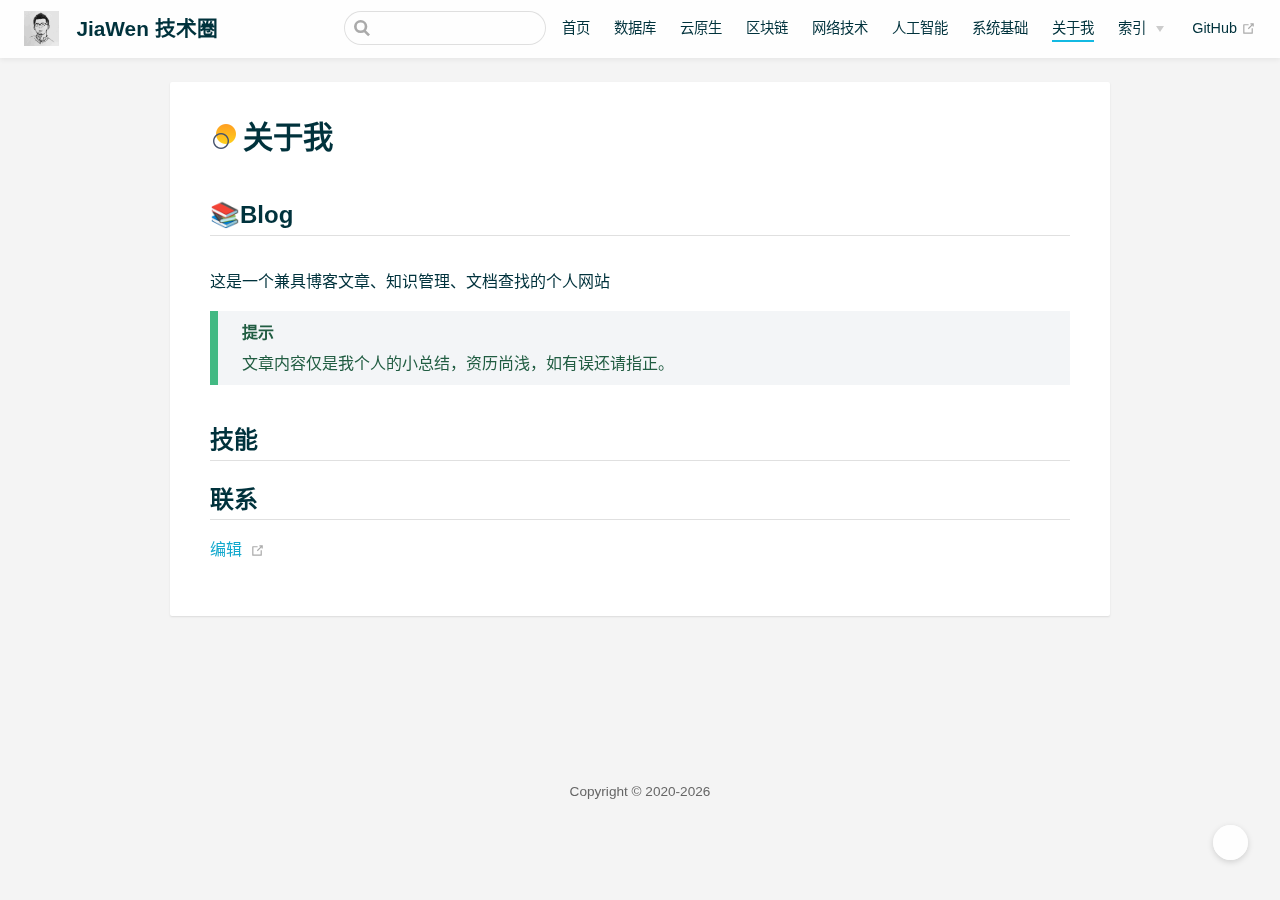
<file: about/index.html>
<!DOCTYPE html>
<html lang="zh-CN">
  <head>
    <meta charset="utf-8">
    <meta name="viewport" content="width=device-width,initial-scale=1">
    <title>关于我 | JiaWen 技术圈</title>
    <meta name="generator" content="VuePress 1.9.9">
    <link rel="icon" href="/img/favicon.ico">
    <meta name="description" content="技术博客,专注 web 前端学习与总结。JavaScript,js,ES6,TypeScript,vue,React,python,css3,html5,Node,git,github 等技术文章。">
    <meta name="keywords" content="前端博客,个人技术博客,前端,前端开发,前端框架,web前端,前端面试题,技术文档,学习,面试,JavaScript,js,ES6,TypeScript,vue,python,css3,html5,Node,git,github,markdown">
    <meta name="baidu-site-verification" content="7F55weZDDc">
    <meta name="theme-color" content="#11a8cd">
    
    <link rel="preload" href="/assets/css/0.styles.58274483.css" as="style"><link rel="preload" href="/assets/js/app.4f2fa54f.js" as="script"><link rel="preload" href="/assets/js/2.51443b12.js" as="script"><link rel="preload" href="/assets/js/3.5e5237ff.js" as="script"><link rel="preload" href="/assets/js/13.b02dd5b4.js" as="script"><link rel="prefetch" href="/assets/js/10.067e68b5.js"><link rel="prefetch" href="/assets/js/11.725f1eeb.js"><link rel="prefetch" href="/assets/js/12.8b320b20.js"><link rel="prefetch" href="/assets/js/14.0c1dc13e.js"><link rel="prefetch" href="/assets/js/15.6f7e6107.js"><link rel="prefetch" href="/assets/js/16.c060b56c.js"><link rel="prefetch" href="/assets/js/17.ee16494e.js"><link rel="prefetch" href="/assets/js/18.ca1d892b.js"><link rel="prefetch" href="/assets/js/19.3357a0e2.js"><link rel="prefetch" href="/assets/js/20.580de290.js"><link rel="prefetch" href="/assets/js/4.01525392.js"><link rel="prefetch" href="/assets/js/5.a7d34985.js"><link rel="prefetch" href="/assets/js/6.baaefcc0.js"><link rel="prefetch" href="/assets/js/7.cf7c563d.js"><link rel="prefetch" href="/assets/js/8.89f92cc3.js"><link rel="prefetch" href="/assets/js/9.fcd27702.js">
    <link rel="stylesheet" href="/assets/css/0.styles.58274483.css">
  </head>
  <body class="theme-mode-light">
    <div id="app" data-server-rendered="true"><div class="theme-container sidebar-open no-sidebar only-sidebarItem"><header class="navbar blur"><div title="目录" class="sidebar-button"><svg xmlns="http://www.w3.org/2000/svg" aria-hidden="true" role="img" viewBox="0 0 448 512" class="icon"><path fill="currentColor" d="M436 124H12c-6.627 0-12-5.373-12-12V80c0-6.627 5.373-12 12-12h424c6.627 0 12 5.373 12 12v32c0 6.627-5.373 12-12 12zm0 160H12c-6.627 0-12-5.373-12-12v-32c0-6.627 5.373-12 12-12h424c6.627 0 12 5.373 12 12v32c0 6.627-5.373 12-12 12zm0 160H12c-6.627 0-12-5.373-12-12v-32c0-6.627 5.373-12 12-12h424c6.627 0 12 5.373 12 12v32c0 6.627-5.373 12-12 12z"></path></svg></div> <a href="/" class="home-link router-link-active"><img src="/img/jiawen.png" alt="JiaWen 技术圈" class="logo"> <span class="site-name can-hide">JiaWen 技术圈</span></a> <div class="links"><div class="search-box"><input aria-label="Search" autocomplete="off" spellcheck="false" value=""> <!----></div> <nav class="nav-links can-hide"><div class="nav-item"><a href="/" class="nav-link">首页</a></div><div class="nav-item"><a href="/database/" class="nav-link">数据库</a></div><div class="nav-item"><a href="/cloud-native/" class="nav-link">云原生</a></div><div class="nav-item"><a href="/block-chain/" class="nav-link">区块链</a></div><div class="nav-item"><a href="/network-technology/" class="nav-link">网络技术</a></div><div class="nav-item"><a href="/ai/" class="nav-link">人工智能</a></div><div class="nav-item"><a href="/operating-system/" class="nav-link">系统基础</a></div><div class="nav-item"><a href="/about/" aria-current="page" class="nav-link router-link-exact-active router-link-active">关于我</a></div><div class="nav-item"><div class="dropdown-wrapper"><button type="button" aria-label="索引" class="dropdown-title"><a href="/archives/" class="link-title">索引</a> <span class="title" style="display:none;">索引</span> <span class="arrow right"></span></button> <ul class="nav-dropdown" style="display:none;"><li class="dropdown-item"><!----> <a href="/categories/" class="nav-link">分类</a></li><li class="dropdown-item"><!----> <a href="/tags/" class="nav-link">标签</a></li><li class="dropdown-item"><!----> <a href="/archives/" class="nav-link">归档</a></li></ul></div></div> <a href="https://github.com/jiawentechq" target="_blank" rel="noopener noreferrer" class="repo-link">
    GitHub
    <span><svg xmlns="http://www.w3.org/2000/svg" aria-hidden="true" focusable="false" x="0px" y="0px" viewBox="0 0 100 100" width="15" height="15" class="icon outbound"><path fill="currentColor" d="M18.8,85.1h56l0,0c2.2,0,4-1.8,4-4v-32h-8v28h-48v-48h28v-8h-32l0,0c-2.2,0-4,1.8-4,4v56C14.8,83.3,16.6,85.1,18.8,85.1z"></path> <polygon fill="currentColor" points="45.7,48.7 51.3,54.3 77.2,28.5 77.2,37.2 85.2,37.2 85.2,14.9 62.8,14.9 62.8,22.9 71.5,22.9"></polygon></svg> <span class="sr-only">(opens new window)</span></span></a></nav></div></header> <div class="sidebar-mask"></div> <div class="sidebar-hover-trigger"></div> <aside class="sidebar" style="display:none;"><div class="blogger"><img src="https://jiawentechq.github.io/img/jiawen.png"> <div class="blogger-info"><h3>JiaWen 技术圈</h3> <span>技术爱好者、码农，瞎折腾...</span></div></div> <nav class="nav-links"><div class="nav-item"><a href="/" class="nav-link">首页</a></div><div class="nav-item"><a href="/database/" class="nav-link">数据库</a></div><div class="nav-item"><a href="/cloud-native/" class="nav-link">云原生</a></div><div class="nav-item"><a href="/block-chain/" class="nav-link">区块链</a></div><div class="nav-item"><a href="/network-technology/" class="nav-link">网络技术</a></div><div class="nav-item"><a href="/ai/" class="nav-link">人工智能</a></div><div class="nav-item"><a href="/operating-system/" class="nav-link">系统基础</a></div><div class="nav-item"><a href="/about/" aria-current="page" class="nav-link router-link-exact-active router-link-active">关于我</a></div><div class="nav-item"><div class="dropdown-wrapper"><button type="button" aria-label="索引" class="dropdown-title"><a href="/archives/" class="link-title">索引</a> <span class="title" style="display:none;">索引</span> <span class="arrow right"></span></button> <ul class="nav-dropdown" style="display:none;"><li class="dropdown-item"><!----> <a href="/categories/" class="nav-link">分类</a></li><li class="dropdown-item"><!----> <a href="/tags/" class="nav-link">标签</a></li><li class="dropdown-item"><!----> <a href="/archives/" class="nav-link">归档</a></li></ul></div></div> <a href="https://github.com/jiawentechq" target="_blank" rel="noopener noreferrer" class="repo-link">
    GitHub
    <span><svg xmlns="http://www.w3.org/2000/svg" aria-hidden="true" focusable="false" x="0px" y="0px" viewBox="0 0 100 100" width="15" height="15" class="icon outbound"><path fill="currentColor" d="M18.8,85.1h56l0,0c2.2,0,4-1.8,4-4v-32h-8v28h-48v-48h28v-8h-32l0,0c-2.2,0-4,1.8-4,4v56C14.8,83.3,16.6,85.1,18.8,85.1z"></path> <polygon fill="currentColor" points="45.7,48.7 51.3,54.3 77.2,28.5 77.2,37.2 85.2,37.2 85.2,14.9 62.8,14.9 62.8,22.9 71.5,22.9"></polygon></svg> <span class="sr-only">(opens new window)</span></span></a></nav>  <ul class="sidebar-links"><li><a href="/about/" aria-current="page" class="active sidebar-link">关于我</a><ul class="sidebar-sub-headers"><li class="sidebar-sub-header level2"><a href="/about/#📚blog" class="sidebar-link">📚Blog</a></li><li class="sidebar-sub-header level2"><a href="/about/#技能" class="sidebar-link">技能</a></li><li class="sidebar-sub-header level2"><a href="/about/#联系" class="sidebar-link">联系</a></li></ul></li></ul> </aside> <div><main class="page"><div class="theme-vdoing-wrapper "><div class="placeholder"></div> <!----> <div class="content-wrapper"><!----> <h1><img src="[data-uri]">关于我<!----></h1>  <div class="theme-vdoing-content content__default"><h2 id="📚blog"><a href="#📚blog" class="header-anchor">#</a> 📚Blog</h2> <p>这是一个兼具博客文章、知识管理、文档查找的个人网站</p> <div class="custom-block tip"><p class="custom-block-title">提示</p> <p>文章内容仅是我个人的小总结，资历尚浅，如有误还请指正。</p></div> <h2 id="技能"><a href="#技能" class="header-anchor">#</a> 技能</h2> <h2 id="联系"><a href="#联系" class="header-anchor">#</a> 联系</h2></div></div>  <div class="page-edit"><div class="edit-link"><a href="https://github.com/jiawentechq/edit/main/docs/07.关于我/01.关于我.md" target="_blank" rel="noopener noreferrer">编辑</a> <span><svg xmlns="http://www.w3.org/2000/svg" aria-hidden="true" focusable="false" x="0px" y="0px" viewBox="0 0 100 100" width="15" height="15" class="icon outbound"><path fill="currentColor" d="M18.8,85.1h56l0,0c2.2,0,4-1.8,4-4v-32h-8v28h-48v-48h28v-8h-32l0,0c-2.2,0-4,1.8-4,4v56C14.8,83.3,16.6,85.1,18.8,85.1z"></path> <polygon fill="currentColor" points="45.7,48.7 51.3,54.3 77.2,28.5 77.2,37.2 85.2,37.2 85.2,14.9 62.8,14.9 62.8,22.9 71.5,22.9"></polygon></svg> <span class="sr-only">(opens new window)</span></span></div> <!----> <!----></div> <div class="page-nav-wapper"><!----> <!----></div></div> <div class="article-list no-article-list"><div class="article-title"><a href="/archives/" class="iconfont icon-bi">最近更新</a></div> <div class="article-wrapper"><dl><dd>01</dd> <dt><a href="/pages/a61298/"><div>
            PostgreSQL 概述
            <span class="title-tag">
              原创
            </span></div></a> <span class="date">11-02</span></dt></dl> <dl><dd></dd> <dt><a href="/archives/" class="more">更多文章&gt;</a></dt></dl></div></div></main></div> <div class="footer"><div class="icons"><a href="https://github.com/jiawentechq" title="GitHub" target="_blank" class="iconfont icon-github"></a><a href="https://blog.csdn.net/gumc123" title="CSDN" target="_blank" class="iconfont icon-csdn"></a><a href="https://www.douyin.com/user/MS4wLjABAAAA56-EO4YN1jrxPLYLZ67UiN_go262sh5S6o4AkbqCeJmASxnRHlwvonm8nz6IwwvN" title="抖音" target="_blank" class="iconfont icon-douyin"></a><a href="https://space.bilibili.com/279770481" title="B 站" target="_blank" class="iconfont icon-bilibili"></a></div> 
    Copyright © 2020-2025
    <span></span></div> <div class="buttons"><div title="返回顶部" class="button blur go-to-top iconfont icon-fanhuidingbu" style="display:none;"></div> <div title="去评论" class="button blur go-to-comment iconfont icon-pinglun" style="display:none;"></div> <div title="主题模式" class="button blur theme-mode-but iconfont icon-zhuti"><ul class="select-box" style="display:none;"><li class="iconfont icon-zidong">
          跟随系统
        </li><li class="iconfont icon-rijianmoshi">
          浅色模式
        </li><li class="iconfont icon-yejianmoshi">
          深色模式
        </li><li class="iconfont icon-yuedu">
          阅读模式
        </li></ul></div></div> <!----> <!----> <!----></div><div class="global-ui"><div></div></div></div>
    <script src="/assets/js/app.4f2fa54f.js" defer></script><script src="/assets/js/2.51443b12.js" defer></script><script src="/assets/js/3.5e5237ff.js" defer></script><script src="/assets/js/13.b02dd5b4.js" defer></script>
  </body>
</html>
</file>
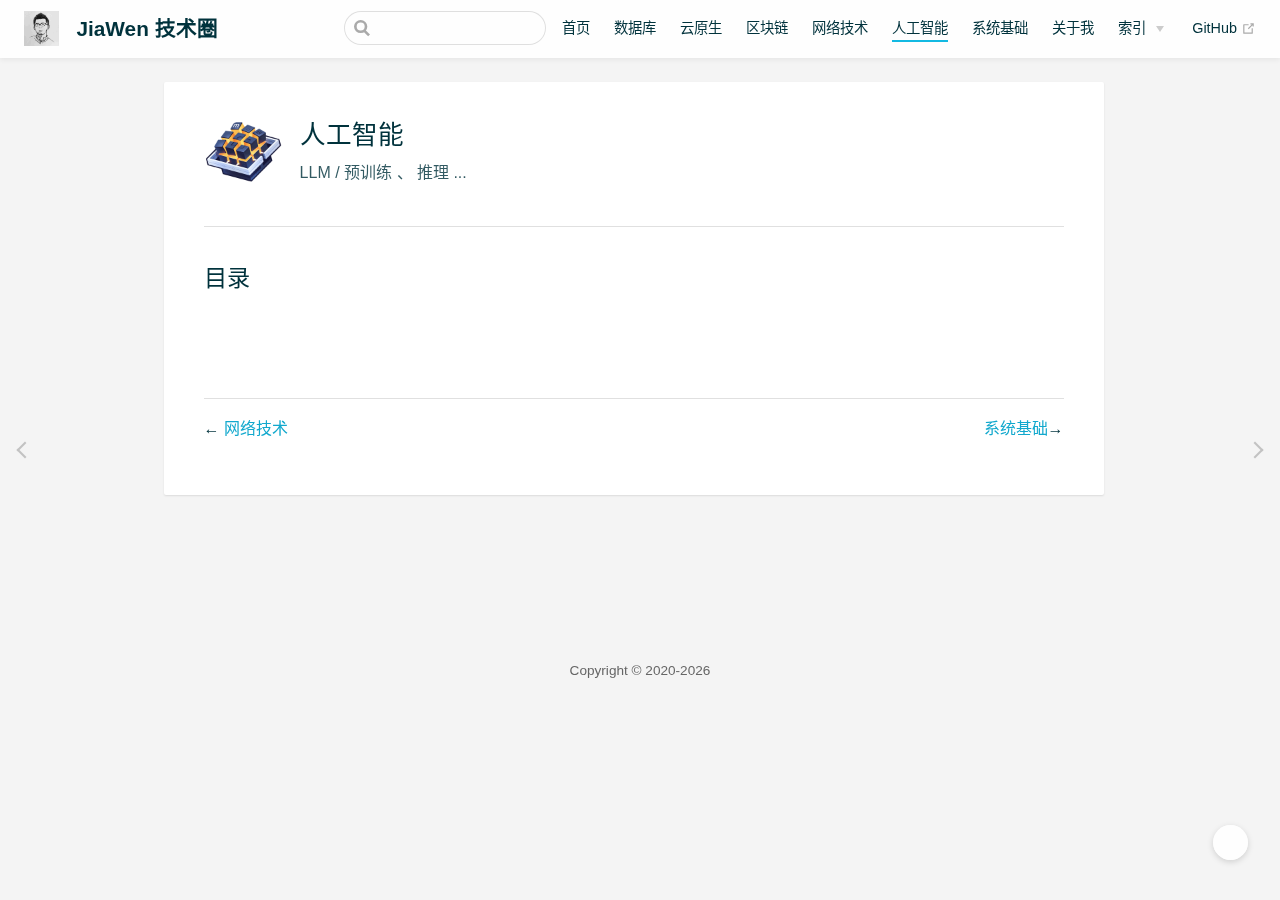
<file: ai/index.html>
<!DOCTYPE html>
<html lang="zh-CN">
  <head>
    <meta charset="utf-8">
    <meta name="viewport" content="width=device-width,initial-scale=1">
    <title>人工智能 | JiaWen 技术圈</title>
    <meta name="generator" content="VuePress 1.9.9">
    <link rel="icon" href="/img/favicon.ico">
    <meta name="description" content="技术博客,专注 web 前端学习与总结。JavaScript,js,ES6,TypeScript,vue,React,python,css3,html5,Node,git,github 等技术文章。">
    <meta name="keywords" content="前端博客,个人技术博客,前端,前端开发,前端框架,web前端,前端面试题,技术文档,学习,面试,JavaScript,js,ES6,TypeScript,vue,python,css3,html5,Node,git,github,markdown">
    <meta name="baidu-site-verification" content="7F55weZDDc">
    <meta name="theme-color" content="#11a8cd">
    
    <link rel="preload" href="/assets/css/0.styles.58274483.css" as="style"><link rel="preload" href="/assets/js/app.4f2fa54f.js" as="script"><link rel="preload" href="/assets/js/2.51443b12.js" as="script"><link rel="preload" href="/assets/js/3.5e5237ff.js" as="script"><link rel="preload" href="/assets/js/10.067e68b5.js" as="script"><link rel="prefetch" href="/assets/js/11.725f1eeb.js"><link rel="prefetch" href="/assets/js/12.8b320b20.js"><link rel="prefetch" href="/assets/js/13.b02dd5b4.js"><link rel="prefetch" href="/assets/js/14.0c1dc13e.js"><link rel="prefetch" href="/assets/js/15.6f7e6107.js"><link rel="prefetch" href="/assets/js/16.c060b56c.js"><link rel="prefetch" href="/assets/js/17.ee16494e.js"><link rel="prefetch" href="/assets/js/18.ca1d892b.js"><link rel="prefetch" href="/assets/js/19.3357a0e2.js"><link rel="prefetch" href="/assets/js/20.580de290.js"><link rel="prefetch" href="/assets/js/4.01525392.js"><link rel="prefetch" href="/assets/js/5.a7d34985.js"><link rel="prefetch" href="/assets/js/6.baaefcc0.js"><link rel="prefetch" href="/assets/js/7.cf7c563d.js"><link rel="prefetch" href="/assets/js/8.89f92cc3.js"><link rel="prefetch" href="/assets/js/9.fcd27702.js">
    <link rel="stylesheet" href="/assets/css/0.styles.58274483.css">
  </head>
  <body class="theme-mode-light">
    <div id="app" data-server-rendered="true"><div class="theme-container sidebar-open no-sidebar"><header class="navbar blur"><div title="目录" class="sidebar-button"><svg xmlns="http://www.w3.org/2000/svg" aria-hidden="true" role="img" viewBox="0 0 448 512" class="icon"><path fill="currentColor" d="M436 124H12c-6.627 0-12-5.373-12-12V80c0-6.627 5.373-12 12-12h424c6.627 0 12 5.373 12 12v32c0 6.627-5.373 12-12 12zm0 160H12c-6.627 0-12-5.373-12-12v-32c0-6.627 5.373-12 12-12h424c6.627 0 12 5.373 12 12v32c0 6.627-5.373 12-12 12zm0 160H12c-6.627 0-12-5.373-12-12v-32c0-6.627 5.373-12 12-12h424c6.627 0 12 5.373 12 12v32c0 6.627-5.373 12-12 12z"></path></svg></div> <a href="/" class="home-link router-link-active"><img src="/img/jiawen.png" alt="JiaWen 技术圈" class="logo"> <span class="site-name can-hide">JiaWen 技术圈</span></a> <div class="links"><div class="search-box"><input aria-label="Search" autocomplete="off" spellcheck="false" value=""> <!----></div> <nav class="nav-links can-hide"><div class="nav-item"><a href="/" class="nav-link">首页</a></div><div class="nav-item"><a href="/database/" class="nav-link">数据库</a></div><div class="nav-item"><a href="/cloud-native/" class="nav-link">云原生</a></div><div class="nav-item"><a href="/block-chain/" class="nav-link">区块链</a></div><div class="nav-item"><a href="/network-technology/" class="nav-link">网络技术</a></div><div class="nav-item"><a href="/ai/" aria-current="page" class="nav-link router-link-exact-active router-link-active">人工智能</a></div><div class="nav-item"><a href="/operating-system/" class="nav-link">系统基础</a></div><div class="nav-item"><a href="/about/" class="nav-link">关于我</a></div><div class="nav-item"><div class="dropdown-wrapper"><button type="button" aria-label="索引" class="dropdown-title"><a href="/archives/" class="link-title">索引</a> <span class="title" style="display:none;">索引</span> <span class="arrow right"></span></button> <ul class="nav-dropdown" style="display:none;"><li class="dropdown-item"><!----> <a href="/categories/" class="nav-link">分类</a></li><li class="dropdown-item"><!----> <a href="/tags/" class="nav-link">标签</a></li><li class="dropdown-item"><!----> <a href="/archives/" class="nav-link">归档</a></li></ul></div></div> <a href="https://github.com/jiawentechq" target="_blank" rel="noopener noreferrer" class="repo-link">
    GitHub
    <span><svg xmlns="http://www.w3.org/2000/svg" aria-hidden="true" focusable="false" x="0px" y="0px" viewBox="0 0 100 100" width="15" height="15" class="icon outbound"><path fill="currentColor" d="M18.8,85.1h56l0,0c2.2,0,4-1.8,4-4v-32h-8v28h-48v-48h28v-8h-32l0,0c-2.2,0-4,1.8-4,4v56C14.8,83.3,16.6,85.1,18.8,85.1z"></path> <polygon fill="currentColor" points="45.7,48.7 51.3,54.3 77.2,28.5 77.2,37.2 85.2,37.2 85.2,14.9 62.8,14.9 62.8,22.9 71.5,22.9"></polygon></svg> <span class="sr-only">(opens new window)</span></span></a></nav></div></header> <div class="sidebar-mask"></div> <div class="sidebar-hover-trigger"></div> <aside class="sidebar" style="display:none;"><div class="blogger"><img src="https://jiawentechq.github.io/img/jiawen.png"> <div class="blogger-info"><h3>JiaWen 技术圈</h3> <span>技术爱好者、码农，瞎折腾...</span></div></div> <nav class="nav-links"><div class="nav-item"><a href="/" class="nav-link">首页</a></div><div class="nav-item"><a href="/database/" class="nav-link">数据库</a></div><div class="nav-item"><a href="/cloud-native/" class="nav-link">云原生</a></div><div class="nav-item"><a href="/block-chain/" class="nav-link">区块链</a></div><div class="nav-item"><a href="/network-technology/" class="nav-link">网络技术</a></div><div class="nav-item"><a href="/ai/" aria-current="page" class="nav-link router-link-exact-active router-link-active">人工智能</a></div><div class="nav-item"><a href="/operating-system/" class="nav-link">系统基础</a></div><div class="nav-item"><a href="/about/" class="nav-link">关于我</a></div><div class="nav-item"><div class="dropdown-wrapper"><button type="button" aria-label="索引" class="dropdown-title"><a href="/archives/" class="link-title">索引</a> <span class="title" style="display:none;">索引</span> <span class="arrow right"></span></button> <ul class="nav-dropdown" style="display:none;"><li class="dropdown-item"><!----> <a href="/categories/" class="nav-link">分类</a></li><li class="dropdown-item"><!----> <a href="/tags/" class="nav-link">标签</a></li><li class="dropdown-item"><!----> <a href="/archives/" class="nav-link">归档</a></li></ul></div></div> <a href="https://github.com/jiawentechq" target="_blank" rel="noopener noreferrer" class="repo-link">
    GitHub
    <span><svg xmlns="http://www.w3.org/2000/svg" aria-hidden="true" focusable="false" x="0px" y="0px" viewBox="0 0 100 100" width="15" height="15" class="icon outbound"><path fill="currentColor" d="M18.8,85.1h56l0,0c2.2,0,4-1.8,4-4v-32h-8v28h-48v-48h28v-8h-32l0,0c-2.2,0-4,1.8-4,4v56C14.8,83.3,16.6,85.1,18.8,85.1z"></path> <polygon fill="currentColor" points="45.7,48.7 51.3,54.3 77.2,28.5 77.2,37.2 85.2,37.2 85.2,14.9 62.8,14.9 62.8,22.9 71.5,22.9"></polygon></svg> <span class="sr-only">(opens new window)</span></span></a></nav>  <ul class="sidebar-links"><li><a href="/database/" class="sidebar-link">数据库</a></li><li><a href="/cloud-native/" class="sidebar-link">云原生</a></li><li><a href="/block-chain/" class="sidebar-link">区块链</a></li><li><a href="/network-technology/" class="sidebar-link">网络技术</a></li><li><a href="/ai/" aria-current="page" class="active sidebar-link">人工智能</a></li><li><a href="/operating-system/" class="sidebar-link">系统基础</a></li></ul> </aside> <div><main class="page"><div class="theme-vdoing-wrapper "><div class="placeholder"></div> <div class="theme-vdoing-content theme-vdoing-content" data-v-25eb0b2a><div class="column-wrapper" data-v-25eb0b2a><img src="/img/more.png" data-v-25eb0b2a> <dl class="column-info" data-v-25eb0b2a><dt class="title" data-v-25eb0b2a>人工智能</dt> <dd class="description" data-v-25eb0b2a>LLM / 预训练 、 推理 ...</dd></dl></div> <div class="catalogue-wrapper" data-v-25eb0b2a><div class="catalogue-title" data-v-25eb0b2a>目录</div> <div class="catalogue-content" data-v-25eb0b2a></div></div></div> <div class="content-wrapper"><!----> <!---->  <div class="theme-vdoing-content content__default"></div></div>  <div class="page-edit"><!----> <!----> <!----></div> <div class="page-nav-wapper"><div class="page-nav-centre-wrap"><a href="/network-technology/" class="page-nav-centre page-nav-centre-prev"><div class="tooltip">网络技术</div></a> <a href="/operating-system/" class="page-nav-centre page-nav-centre-next"><div class="tooltip">系统基础</div></a></div> <div class="page-nav"><p class="inner"><span class="prev">
        ←
        <a href="/network-technology/" class="prev">网络技术</a></span> <span class="next"><a href="/operating-system/">系统基础</a>→
      </span></p></div></div></div> <div class="article-list no-article-list"><div class="article-title"><a href="/archives/" class="iconfont icon-bi">最近更新</a></div> <div class="article-wrapper"><dl><dd>01</dd> <dt><a href="/pages/a61298/"><div>
            PostgreSQL 概述
            <span class="title-tag">
              原创
            </span></div></a> <span class="date">11-02</span></dt></dl> <dl><dd></dd> <dt><a href="/archives/" class="more">更多文章&gt;</a></dt></dl></div></div></main></div> <div class="footer"><div class="icons"><a href="https://github.com/jiawentechq" title="GitHub" target="_blank" class="iconfont icon-github"></a><a href="https://blog.csdn.net/gumc123" title="CSDN" target="_blank" class="iconfont icon-csdn"></a><a href="https://www.douyin.com/user/MS4wLjABAAAA56-EO4YN1jrxPLYLZ67UiN_go262sh5S6o4AkbqCeJmASxnRHlwvonm8nz6IwwvN" title="抖音" target="_blank" class="iconfont icon-douyin"></a><a href="https://space.bilibili.com/279770481" title="B 站" target="_blank" class="iconfont icon-bilibili"></a></div> 
    Copyright © 2020-2025
    <span></span></div> <div class="buttons"><div title="返回顶部" class="button blur go-to-top iconfont icon-fanhuidingbu" style="display:none;"></div> <div title="去评论" class="button blur go-to-comment iconfont icon-pinglun" style="display:none;"></div> <div title="主题模式" class="button blur theme-mode-but iconfont icon-zhuti"><ul class="select-box" style="display:none;"><li class="iconfont icon-zidong">
          跟随系统
        </li><li class="iconfont icon-rijianmoshi">
          浅色模式
        </li><li class="iconfont icon-yejianmoshi">
          深色模式
        </li><li class="iconfont icon-yuedu">
          阅读模式
        </li></ul></div></div> <!----> <!----> <!----></div><div class="global-ui"><div></div></div></div>
    <script src="/assets/js/app.4f2fa54f.js" defer></script><script src="/assets/js/2.51443b12.js" defer></script><script src="/assets/js/3.5e5237ff.js" defer></script><script src="/assets/js/10.067e68b5.js" defer></script>
  </body>
</html>
</file>
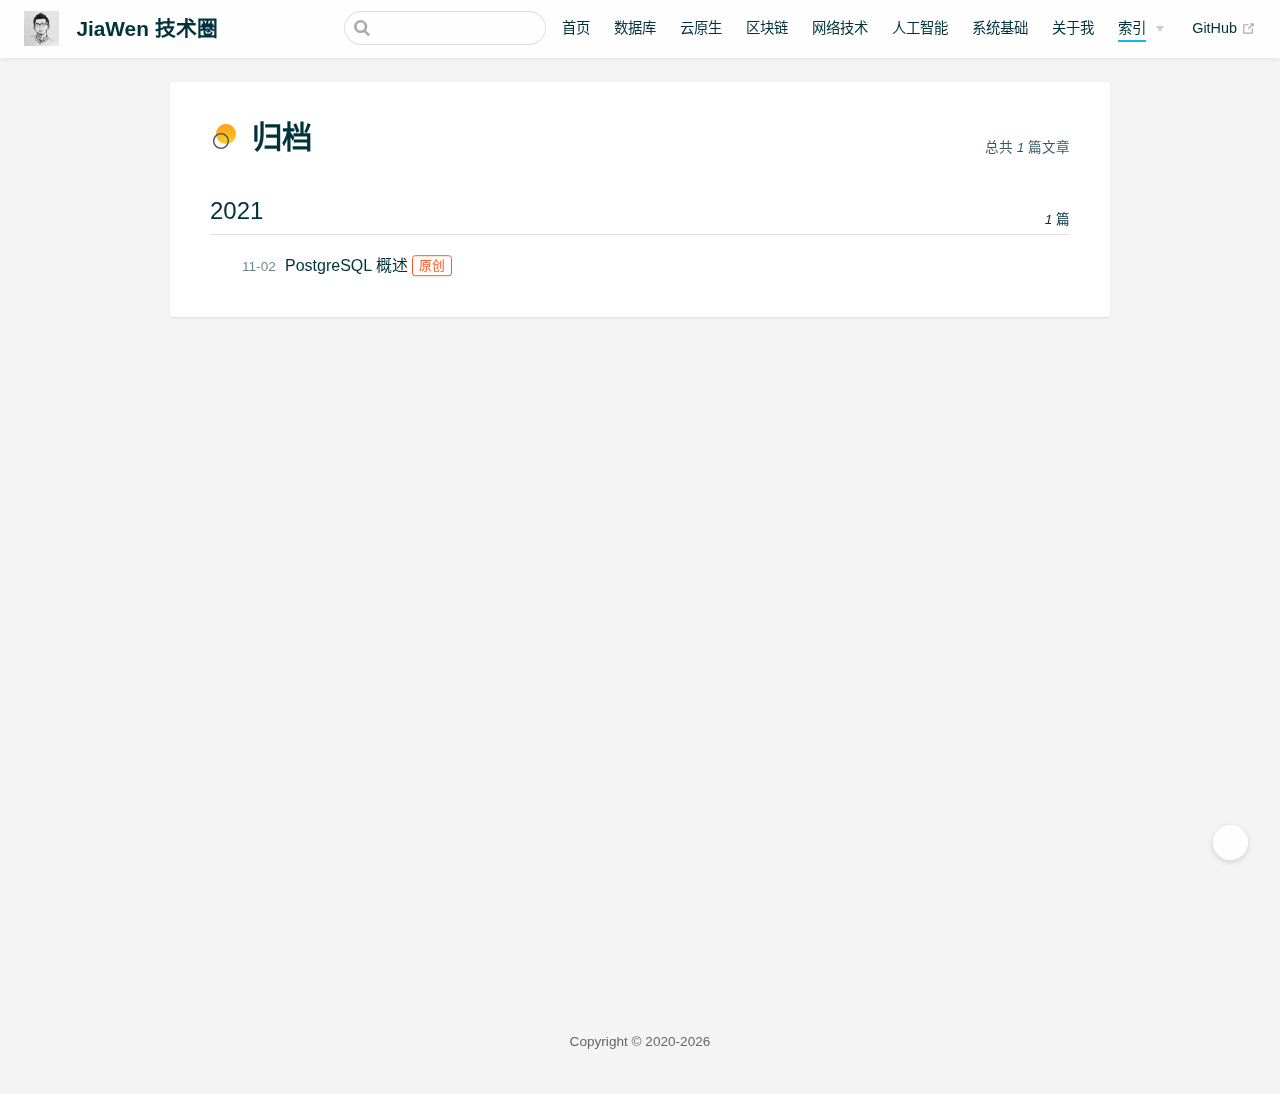
<file: archives/index.html>
<!DOCTYPE html>
<html lang="zh-CN">
  <head>
    <meta charset="utf-8">
    <meta name="viewport" content="width=device-width,initial-scale=1">
    <title>归档 | JiaWen 技术圈</title>
    <meta name="generator" content="VuePress 1.9.9">
    <link rel="icon" href="/img/favicon.ico">
    <meta name="description" content="技术博客,专注 web 前端学习与总结。JavaScript,js,ES6,TypeScript,vue,React,python,css3,html5,Node,git,github 等技术文章。">
    <meta name="keywords" content="前端博客,个人技术博客,前端,前端开发,前端框架,web前端,前端面试题,技术文档,学习,面试,JavaScript,js,ES6,TypeScript,vue,python,css3,html5,Node,git,github,markdown">
    <meta name="baidu-site-verification" content="7F55weZDDc">
    <meta name="theme-color" content="#11a8cd">
    
    <link rel="preload" href="/assets/css/0.styles.58274483.css" as="style"><link rel="preload" href="/assets/js/app.4f2fa54f.js" as="script"><link rel="preload" href="/assets/js/2.51443b12.js" as="script"><link rel="preload" href="/assets/js/3.5e5237ff.js" as="script"><link rel="prefetch" href="/assets/js/10.067e68b5.js"><link rel="prefetch" href="/assets/js/11.725f1eeb.js"><link rel="prefetch" href="/assets/js/12.8b320b20.js"><link rel="prefetch" href="/assets/js/13.b02dd5b4.js"><link rel="prefetch" href="/assets/js/14.0c1dc13e.js"><link rel="prefetch" href="/assets/js/15.6f7e6107.js"><link rel="prefetch" href="/assets/js/16.c060b56c.js"><link rel="prefetch" href="/assets/js/17.ee16494e.js"><link rel="prefetch" href="/assets/js/18.ca1d892b.js"><link rel="prefetch" href="/assets/js/19.3357a0e2.js"><link rel="prefetch" href="/assets/js/20.580de290.js"><link rel="prefetch" href="/assets/js/4.01525392.js"><link rel="prefetch" href="/assets/js/5.a7d34985.js"><link rel="prefetch" href="/assets/js/6.baaefcc0.js"><link rel="prefetch" href="/assets/js/7.cf7c563d.js"><link rel="prefetch" href="/assets/js/8.89f92cc3.js"><link rel="prefetch" href="/assets/js/9.fcd27702.js">
    <link rel="stylesheet" href="/assets/css/0.styles.58274483.css">
  </head>
  <body class="theme-mode-light">
    <div id="app" data-server-rendered="true"><div class="theme-container sidebar-open no-sidebar"><header class="navbar blur"><div title="目录" class="sidebar-button"><svg xmlns="http://www.w3.org/2000/svg" aria-hidden="true" role="img" viewBox="0 0 448 512" class="icon"><path fill="currentColor" d="M436 124H12c-6.627 0-12-5.373-12-12V80c0-6.627 5.373-12 12-12h424c6.627 0 12 5.373 12 12v32c0 6.627-5.373 12-12 12zm0 160H12c-6.627 0-12-5.373-12-12v-32c0-6.627 5.373-12 12-12h424c6.627 0 12 5.373 12 12v32c0 6.627-5.373 12-12 12zm0 160H12c-6.627 0-12-5.373-12-12v-32c0-6.627 5.373-12 12-12h424c6.627 0 12 5.373 12 12v32c0 6.627-5.373 12-12 12z"></path></svg></div> <a href="/" class="home-link router-link-active"><img src="/img/jiawen.png" alt="JiaWen 技术圈" class="logo"> <span class="site-name can-hide">JiaWen 技术圈</span></a> <div class="links"><div class="search-box"><input aria-label="Search" autocomplete="off" spellcheck="false" value=""> <!----></div> <nav class="nav-links can-hide"><div class="nav-item"><a href="/" class="nav-link">首页</a></div><div class="nav-item"><a href="/database/" class="nav-link">数据库</a></div><div class="nav-item"><a href="/cloud-native/" class="nav-link">云原生</a></div><div class="nav-item"><a href="/block-chain/" class="nav-link">区块链</a></div><div class="nav-item"><a href="/network-technology/" class="nav-link">网络技术</a></div><div class="nav-item"><a href="/ai/" class="nav-link">人工智能</a></div><div class="nav-item"><a href="/operating-system/" class="nav-link">系统基础</a></div><div class="nav-item"><a href="/about/" class="nav-link">关于我</a></div><div class="nav-item"><div class="dropdown-wrapper"><button type="button" aria-label="索引" class="dropdown-title"><a href="/archives/" aria-current="page" class="link-title router-link-exact-active router-link-active">索引</a> <span class="title" style="display:none;">索引</span> <span class="arrow right"></span></button> <ul class="nav-dropdown" style="display:none;"><li class="dropdown-item"><!----> <a href="/categories/" class="nav-link">分类</a></li><li class="dropdown-item"><!----> <a href="/tags/" class="nav-link">标签</a></li><li class="dropdown-item"><!----> <a href="/archives/" aria-current="page" class="nav-link router-link-exact-active router-link-active">归档</a></li></ul></div></div> <a href="https://github.com/jiawentechq" target="_blank" rel="noopener noreferrer" class="repo-link">
    GitHub
    <span><svg xmlns="http://www.w3.org/2000/svg" aria-hidden="true" focusable="false" x="0px" y="0px" viewBox="0 0 100 100" width="15" height="15" class="icon outbound"><path fill="currentColor" d="M18.8,85.1h56l0,0c2.2,0,4-1.8,4-4v-32h-8v28h-48v-48h28v-8h-32l0,0c-2.2,0-4,1.8-4,4v56C14.8,83.3,16.6,85.1,18.8,85.1z"></path> <polygon fill="currentColor" points="45.7,48.7 51.3,54.3 77.2,28.5 77.2,37.2 85.2,37.2 85.2,14.9 62.8,14.9 62.8,22.9 71.5,22.9"></polygon></svg> <span class="sr-only">(opens new window)</span></span></a></nav></div></header> <div class="sidebar-mask"></div> <div class="sidebar-hover-trigger"></div> <aside class="sidebar" style="display:none;"><div class="blogger"><img src="https://jiawentechq.github.io/img/jiawen.png"> <div class="blogger-info"><h3>JiaWen 技术圈</h3> <span>技术爱好者、码农，瞎折腾...</span></div></div> <nav class="nav-links"><div class="nav-item"><a href="/" class="nav-link">首页</a></div><div class="nav-item"><a href="/database/" class="nav-link">数据库</a></div><div class="nav-item"><a href="/cloud-native/" class="nav-link">云原生</a></div><div class="nav-item"><a href="/block-chain/" class="nav-link">区块链</a></div><div class="nav-item"><a href="/network-technology/" class="nav-link">网络技术</a></div><div class="nav-item"><a href="/ai/" class="nav-link">人工智能</a></div><div class="nav-item"><a href="/operating-system/" class="nav-link">系统基础</a></div><div class="nav-item"><a href="/about/" class="nav-link">关于我</a></div><div class="nav-item"><div class="dropdown-wrapper"><button type="button" aria-label="索引" class="dropdown-title"><a href="/archives/" aria-current="page" class="link-title router-link-exact-active router-link-active">索引</a> <span class="title" style="display:none;">索引</span> <span class="arrow right"></span></button> <ul class="nav-dropdown" style="display:none;"><li class="dropdown-item"><!----> <a href="/categories/" class="nav-link">分类</a></li><li class="dropdown-item"><!----> <a href="/tags/" class="nav-link">标签</a></li><li class="dropdown-item"><!----> <a href="/archives/" aria-current="page" class="nav-link router-link-exact-active router-link-active">归档</a></li></ul></div></div> <a href="https://github.com/jiawentechq" target="_blank" rel="noopener noreferrer" class="repo-link">
    GitHub
    <span><svg xmlns="http://www.w3.org/2000/svg" aria-hidden="true" focusable="false" x="0px" y="0px" viewBox="0 0 100 100" width="15" height="15" class="icon outbound"><path fill="currentColor" d="M18.8,85.1h56l0,0c2.2,0,4-1.8,4-4v-32h-8v28h-48v-48h28v-8h-32l0,0c-2.2,0-4,1.8-4,4v56C14.8,83.3,16.6,85.1,18.8,85.1z"></path> <polygon fill="currentColor" points="45.7,48.7 51.3,54.3 77.2,28.5 77.2,37.2 85.2,37.2 85.2,14.9 62.8,14.9 62.8,22.9 71.5,22.9"></polygon></svg> <span class="sr-only">(opens new window)</span></span></a></nav>  <!----> </aside> <div class="custom-page archives-page"><div class="theme-vdoing-wrapper"><h1><img src="[data-uri]">
      归档
    </h1> <div class="count">
      总共 <i>1</i> 篇文章
    </div> <ul><li class="year"><h2>
            2021
            <span><i>1</i> 篇
            </span></h2></li> <li><a href="/pages/a61298/"><span class="date">11-02</span>
            PostgreSQL 概述
            <span class="title-tag">
              原创
            </span></a></li></ul></div></div> <div class="footer"><div class="icons"><a href="https://github.com/jiawentechq" title="GitHub" target="_blank" class="iconfont icon-github"></a><a href="https://blog.csdn.net/gumc123" title="CSDN" target="_blank" class="iconfont icon-csdn"></a><a href="https://www.douyin.com/user/MS4wLjABAAAA56-EO4YN1jrxPLYLZ67UiN_go262sh5S6o4AkbqCeJmASxnRHlwvonm8nz6IwwvN" title="抖音" target="_blank" class="iconfont icon-douyin"></a><a href="https://space.bilibili.com/279770481" title="B 站" target="_blank" class="iconfont icon-bilibili"></a></div> 
    Copyright © 2020-2025
    <span></span></div> <div class="buttons"><div title="返回顶部" class="button blur go-to-top iconfont icon-fanhuidingbu" style="display:none;"></div> <div title="去评论" class="button blur go-to-comment iconfont icon-pinglun" style="display:none;"></div> <div title="主题模式" class="button blur theme-mode-but iconfont icon-zhuti"><ul class="select-box" style="display:none;"><li class="iconfont icon-zidong">
          跟随系统
        </li><li class="iconfont icon-rijianmoshi">
          浅色模式
        </li><li class="iconfont icon-yejianmoshi">
          深色模式
        </li><li class="iconfont icon-yuedu">
          阅读模式
        </li></ul></div></div> <!----> <!----> <!----></div><div class="global-ui"><div></div></div></div>
    <script src="/assets/js/app.4f2fa54f.js" defer></script><script src="/assets/js/2.51443b12.js" defer></script><script src="/assets/js/3.5e5237ff.js" defer></script>
  </body>
</html>
</file>
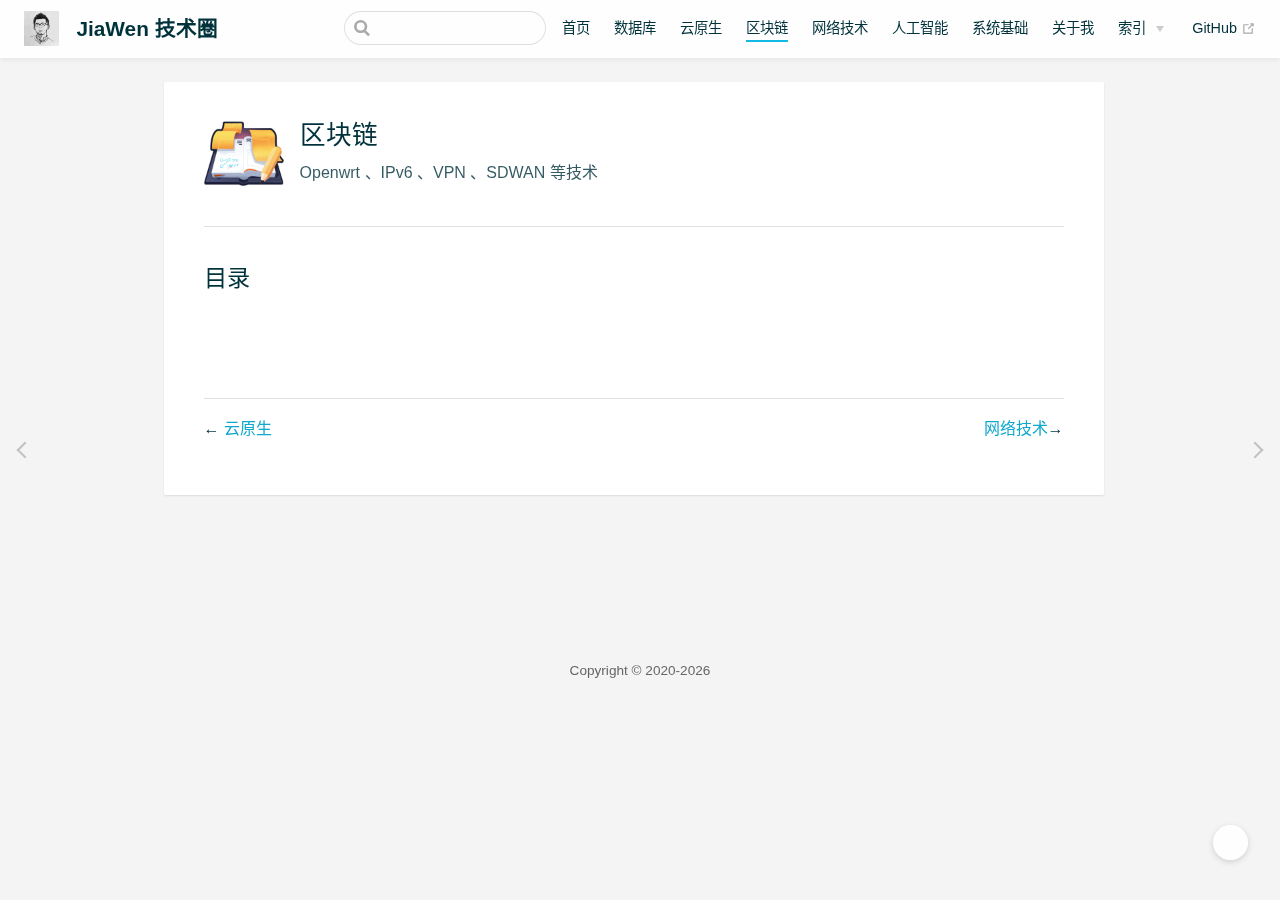
<file: block-chain/index.html>
<!DOCTYPE html>
<html lang="zh-CN">
  <head>
    <meta charset="utf-8">
    <meta name="viewport" content="width=device-width,initial-scale=1">
    <title>区块链 | JiaWen 技术圈</title>
    <meta name="generator" content="VuePress 1.9.9">
    <link rel="icon" href="/img/favicon.ico">
    <meta name="description" content="技术博客,专注 web 前端学习与总结。JavaScript,js,ES6,TypeScript,vue,React,python,css3,html5,Node,git,github 等技术文章。">
    <meta name="keywords" content="前端博客,个人技术博客,前端,前端开发,前端框架,web前端,前端面试题,技术文档,学习,面试,JavaScript,js,ES6,TypeScript,vue,python,css3,html5,Node,git,github,markdown">
    <meta name="baidu-site-verification" content="7F55weZDDc">
    <meta name="theme-color" content="#11a8cd">
    
    <link rel="preload" href="/assets/css/0.styles.58274483.css" as="style"><link rel="preload" href="/assets/js/app.4f2fa54f.js" as="script"><link rel="preload" href="/assets/js/2.51443b12.js" as="script"><link rel="preload" href="/assets/js/3.5e5237ff.js" as="script"><link rel="preload" href="/assets/js/8.89f92cc3.js" as="script"><link rel="prefetch" href="/assets/js/10.067e68b5.js"><link rel="prefetch" href="/assets/js/11.725f1eeb.js"><link rel="prefetch" href="/assets/js/12.8b320b20.js"><link rel="prefetch" href="/assets/js/13.b02dd5b4.js"><link rel="prefetch" href="/assets/js/14.0c1dc13e.js"><link rel="prefetch" href="/assets/js/15.6f7e6107.js"><link rel="prefetch" href="/assets/js/16.c060b56c.js"><link rel="prefetch" href="/assets/js/17.ee16494e.js"><link rel="prefetch" href="/assets/js/18.ca1d892b.js"><link rel="prefetch" href="/assets/js/19.3357a0e2.js"><link rel="prefetch" href="/assets/js/20.580de290.js"><link rel="prefetch" href="/assets/js/4.01525392.js"><link rel="prefetch" href="/assets/js/5.a7d34985.js"><link rel="prefetch" href="/assets/js/6.baaefcc0.js"><link rel="prefetch" href="/assets/js/7.cf7c563d.js"><link rel="prefetch" href="/assets/js/9.fcd27702.js">
    <link rel="stylesheet" href="/assets/css/0.styles.58274483.css">
  </head>
  <body class="theme-mode-light">
    <div id="app" data-server-rendered="true"><div class="theme-container sidebar-open no-sidebar"><header class="navbar blur"><div title="目录" class="sidebar-button"><svg xmlns="http://www.w3.org/2000/svg" aria-hidden="true" role="img" viewBox="0 0 448 512" class="icon"><path fill="currentColor" d="M436 124H12c-6.627 0-12-5.373-12-12V80c0-6.627 5.373-12 12-12h424c6.627 0 12 5.373 12 12v32c0 6.627-5.373 12-12 12zm0 160H12c-6.627 0-12-5.373-12-12v-32c0-6.627 5.373-12 12-12h424c6.627 0 12 5.373 12 12v32c0 6.627-5.373 12-12 12zm0 160H12c-6.627 0-12-5.373-12-12v-32c0-6.627 5.373-12 12-12h424c6.627 0 12 5.373 12 12v32c0 6.627-5.373 12-12 12z"></path></svg></div> <a href="/" class="home-link router-link-active"><img src="/img/jiawen.png" alt="JiaWen 技术圈" class="logo"> <span class="site-name can-hide">JiaWen 技术圈</span></a> <div class="links"><div class="search-box"><input aria-label="Search" autocomplete="off" spellcheck="false" value=""> <!----></div> <nav class="nav-links can-hide"><div class="nav-item"><a href="/" class="nav-link">首页</a></div><div class="nav-item"><a href="/database/" class="nav-link">数据库</a></div><div class="nav-item"><a href="/cloud-native/" class="nav-link">云原生</a></div><div class="nav-item"><a href="/block-chain/" aria-current="page" class="nav-link router-link-exact-active router-link-active">区块链</a></div><div class="nav-item"><a href="/network-technology/" class="nav-link">网络技术</a></div><div class="nav-item"><a href="/ai/" class="nav-link">人工智能</a></div><div class="nav-item"><a href="/operating-system/" class="nav-link">系统基础</a></div><div class="nav-item"><a href="/about/" class="nav-link">关于我</a></div><div class="nav-item"><div class="dropdown-wrapper"><button type="button" aria-label="索引" class="dropdown-title"><a href="/archives/" class="link-title">索引</a> <span class="title" style="display:none;">索引</span> <span class="arrow right"></span></button> <ul class="nav-dropdown" style="display:none;"><li class="dropdown-item"><!----> <a href="/categories/" class="nav-link">分类</a></li><li class="dropdown-item"><!----> <a href="/tags/" class="nav-link">标签</a></li><li class="dropdown-item"><!----> <a href="/archives/" class="nav-link">归档</a></li></ul></div></div> <a href="https://github.com/jiawentechq" target="_blank" rel="noopener noreferrer" class="repo-link">
    GitHub
    <span><svg xmlns="http://www.w3.org/2000/svg" aria-hidden="true" focusable="false" x="0px" y="0px" viewBox="0 0 100 100" width="15" height="15" class="icon outbound"><path fill="currentColor" d="M18.8,85.1h56l0,0c2.2,0,4-1.8,4-4v-32h-8v28h-48v-48h28v-8h-32l0,0c-2.2,0-4,1.8-4,4v56C14.8,83.3,16.6,85.1,18.8,85.1z"></path> <polygon fill="currentColor" points="45.7,48.7 51.3,54.3 77.2,28.5 77.2,37.2 85.2,37.2 85.2,14.9 62.8,14.9 62.8,22.9 71.5,22.9"></polygon></svg> <span class="sr-only">(opens new window)</span></span></a></nav></div></header> <div class="sidebar-mask"></div> <div class="sidebar-hover-trigger"></div> <aside class="sidebar" style="display:none;"><div class="blogger"><img src="https://jiawentechq.github.io/img/jiawen.png"> <div class="blogger-info"><h3>JiaWen 技术圈</h3> <span>技术爱好者、码农，瞎折腾...</span></div></div> <nav class="nav-links"><div class="nav-item"><a href="/" class="nav-link">首页</a></div><div class="nav-item"><a href="/database/" class="nav-link">数据库</a></div><div class="nav-item"><a href="/cloud-native/" class="nav-link">云原生</a></div><div class="nav-item"><a href="/block-chain/" aria-current="page" class="nav-link router-link-exact-active router-link-active">区块链</a></div><div class="nav-item"><a href="/network-technology/" class="nav-link">网络技术</a></div><div class="nav-item"><a href="/ai/" class="nav-link">人工智能</a></div><div class="nav-item"><a href="/operating-system/" class="nav-link">系统基础</a></div><div class="nav-item"><a href="/about/" class="nav-link">关于我</a></div><div class="nav-item"><div class="dropdown-wrapper"><button type="button" aria-label="索引" class="dropdown-title"><a href="/archives/" class="link-title">索引</a> <span class="title" style="display:none;">索引</span> <span class="arrow right"></span></button> <ul class="nav-dropdown" style="display:none;"><li class="dropdown-item"><!----> <a href="/categories/" class="nav-link">分类</a></li><li class="dropdown-item"><!----> <a href="/tags/" class="nav-link">标签</a></li><li class="dropdown-item"><!----> <a href="/archives/" class="nav-link">归档</a></li></ul></div></div> <a href="https://github.com/jiawentechq" target="_blank" rel="noopener noreferrer" class="repo-link">
    GitHub
    <span><svg xmlns="http://www.w3.org/2000/svg" aria-hidden="true" focusable="false" x="0px" y="0px" viewBox="0 0 100 100" width="15" height="15" class="icon outbound"><path fill="currentColor" d="M18.8,85.1h56l0,0c2.2,0,4-1.8,4-4v-32h-8v28h-48v-48h28v-8h-32l0,0c-2.2,0-4,1.8-4,4v56C14.8,83.3,16.6,85.1,18.8,85.1z"></path> <polygon fill="currentColor" points="45.7,48.7 51.3,54.3 77.2,28.5 77.2,37.2 85.2,37.2 85.2,14.9 62.8,14.9 62.8,22.9 71.5,22.9"></polygon></svg> <span class="sr-only">(opens new window)</span></span></a></nav>  <ul class="sidebar-links"><li><a href="/database/" class="sidebar-link">数据库</a></li><li><a href="/cloud-native/" class="sidebar-link">云原生</a></li><li><a href="/block-chain/" aria-current="page" class="active sidebar-link">区块链</a></li><li><a href="/network-technology/" class="sidebar-link">网络技术</a></li><li><a href="/ai/" class="sidebar-link">人工智能</a></li><li><a href="/operating-system/" class="sidebar-link">系统基础</a></li></ul> </aside> <div><main class="page"><div class="theme-vdoing-wrapper "><div class="placeholder"></div> <div class="theme-vdoing-content theme-vdoing-content" data-v-25eb0b2a><div class="column-wrapper" data-v-25eb0b2a><img src="/img/other.png" data-v-25eb0b2a> <dl class="column-info" data-v-25eb0b2a><dt class="title" data-v-25eb0b2a>区块链</dt> <dd class="description" data-v-25eb0b2a>Openwrt 、IPv6 、VPN 、SDWAN 等技术</dd></dl></div> <div class="catalogue-wrapper" data-v-25eb0b2a><div class="catalogue-title" data-v-25eb0b2a>目录</div> <div class="catalogue-content" data-v-25eb0b2a></div></div></div> <div class="content-wrapper"><!----> <!---->  <div class="theme-vdoing-content content__default"></div></div>  <div class="page-edit"><!----> <!----> <!----></div> <div class="page-nav-wapper"><div class="page-nav-centre-wrap"><a href="/cloud-native/" class="page-nav-centre page-nav-centre-prev"><div class="tooltip">云原生</div></a> <a href="/network-technology/" class="page-nav-centre page-nav-centre-next"><div class="tooltip">网络技术</div></a></div> <div class="page-nav"><p class="inner"><span class="prev">
        ←
        <a href="/cloud-native/" class="prev">云原生</a></span> <span class="next"><a href="/network-technology/">网络技术</a>→
      </span></p></div></div></div> <div class="article-list no-article-list"><div class="article-title"><a href="/archives/" class="iconfont icon-bi">最近更新</a></div> <div class="article-wrapper"><dl><dd>01</dd> <dt><a href="/pages/a61298/"><div>
            PostgreSQL 概述
            <span class="title-tag">
              原创
            </span></div></a> <span class="date">11-02</span></dt></dl> <dl><dd></dd> <dt><a href="/archives/" class="more">更多文章&gt;</a></dt></dl></div></div></main></div> <div class="footer"><div class="icons"><a href="https://github.com/jiawentechq" title="GitHub" target="_blank" class="iconfont icon-github"></a><a href="https://blog.csdn.net/gumc123" title="CSDN" target="_blank" class="iconfont icon-csdn"></a><a href="https://www.douyin.com/user/MS4wLjABAAAA56-EO4YN1jrxPLYLZ67UiN_go262sh5S6o4AkbqCeJmASxnRHlwvonm8nz6IwwvN" title="抖音" target="_blank" class="iconfont icon-douyin"></a><a href="https://space.bilibili.com/279770481" title="B 站" target="_blank" class="iconfont icon-bilibili"></a></div> 
    Copyright © 2020-2025
    <span></span></div> <div class="buttons"><div title="返回顶部" class="button blur go-to-top iconfont icon-fanhuidingbu" style="display:none;"></div> <div title="去评论" class="button blur go-to-comment iconfont icon-pinglun" style="display:none;"></div> <div title="主题模式" class="button blur theme-mode-but iconfont icon-zhuti"><ul class="select-box" style="display:none;"><li class="iconfont icon-zidong">
          跟随系统
        </li><li class="iconfont icon-rijianmoshi">
          浅色模式
        </li><li class="iconfont icon-yejianmoshi">
          深色模式
        </li><li class="iconfont icon-yuedu">
          阅读模式
        </li></ul></div></div> <!----> <!----> <!----></div><div class="global-ui"><div></div></div></div>
    <script src="/assets/js/app.4f2fa54f.js" defer></script><script src="/assets/js/2.51443b12.js" defer></script><script src="/assets/js/3.5e5237ff.js" defer></script><script src="/assets/js/8.89f92cc3.js" defer></script>
  </body>
</html>
</file>
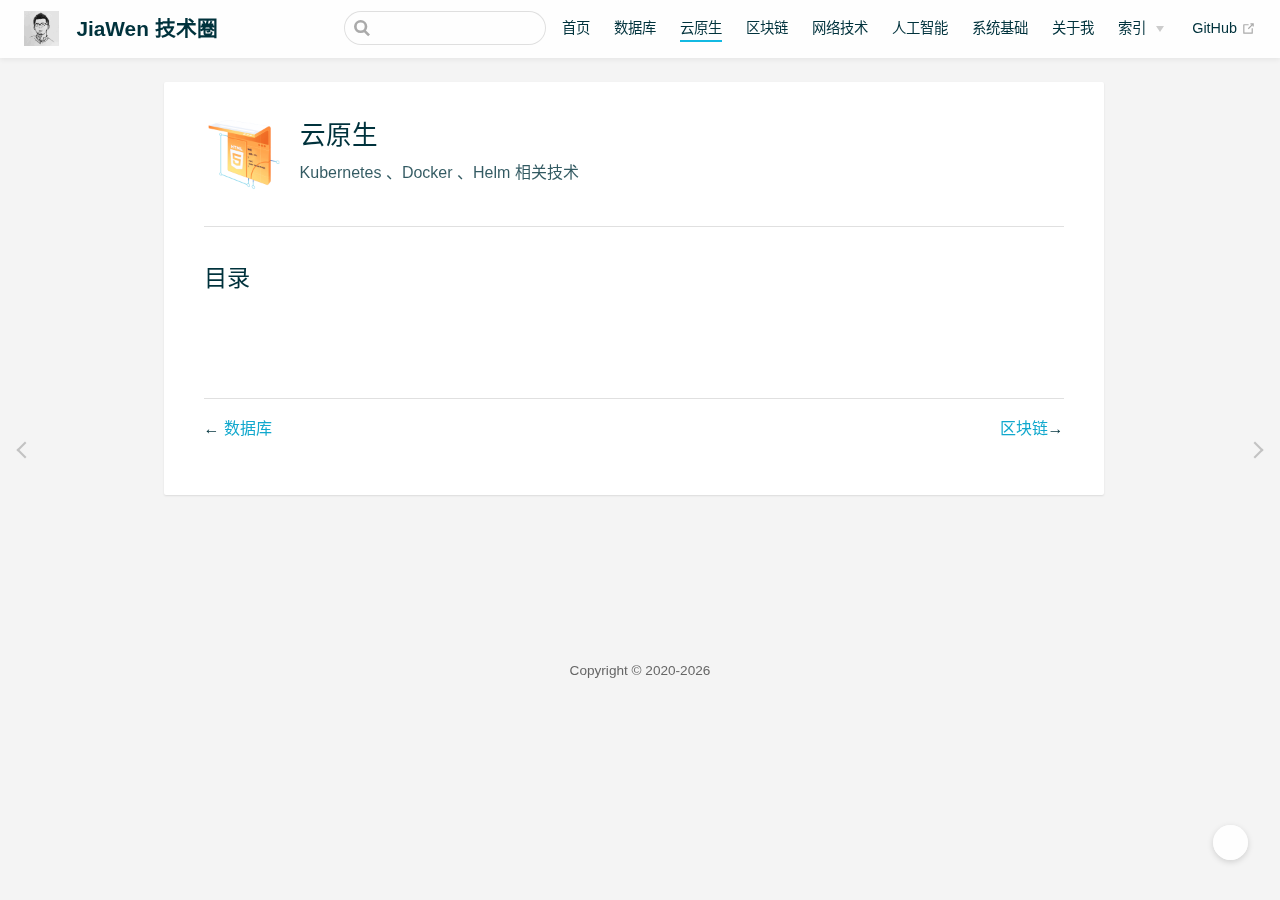
<file: cloud-native/index.html>
<!DOCTYPE html>
<html lang="zh-CN">
  <head>
    <meta charset="utf-8">
    <meta name="viewport" content="width=device-width,initial-scale=1">
    <title>云原生 | JiaWen 技术圈</title>
    <meta name="generator" content="VuePress 1.9.9">
    <link rel="icon" href="/img/favicon.ico">
    <meta name="description" content="技术博客,专注 web 前端学习与总结。JavaScript,js,ES6,TypeScript,vue,React,python,css3,html5,Node,git,github 等技术文章。">
    <meta name="keywords" content="前端博客,个人技术博客,前端,前端开发,前端框架,web前端,前端面试题,技术文档,学习,面试,JavaScript,js,ES6,TypeScript,vue,python,css3,html5,Node,git,github,markdown">
    <meta name="baidu-site-verification" content="7F55weZDDc">
    <meta name="theme-color" content="#11a8cd">
    
    <link rel="preload" href="/assets/css/0.styles.58274483.css" as="style"><link rel="preload" href="/assets/js/app.4f2fa54f.js" as="script"><link rel="preload" href="/assets/js/2.51443b12.js" as="script"><link rel="preload" href="/assets/js/3.5e5237ff.js" as="script"><link rel="preload" href="/assets/js/7.cf7c563d.js" as="script"><link rel="prefetch" href="/assets/js/10.067e68b5.js"><link rel="prefetch" href="/assets/js/11.725f1eeb.js"><link rel="prefetch" href="/assets/js/12.8b320b20.js"><link rel="prefetch" href="/assets/js/13.b02dd5b4.js"><link rel="prefetch" href="/assets/js/14.0c1dc13e.js"><link rel="prefetch" href="/assets/js/15.6f7e6107.js"><link rel="prefetch" href="/assets/js/16.c060b56c.js"><link rel="prefetch" href="/assets/js/17.ee16494e.js"><link rel="prefetch" href="/assets/js/18.ca1d892b.js"><link rel="prefetch" href="/assets/js/19.3357a0e2.js"><link rel="prefetch" href="/assets/js/20.580de290.js"><link rel="prefetch" href="/assets/js/4.01525392.js"><link rel="prefetch" href="/assets/js/5.a7d34985.js"><link rel="prefetch" href="/assets/js/6.baaefcc0.js"><link rel="prefetch" href="/assets/js/8.89f92cc3.js"><link rel="prefetch" href="/assets/js/9.fcd27702.js">
    <link rel="stylesheet" href="/assets/css/0.styles.58274483.css">
  </head>
  <body class="theme-mode-light">
    <div id="app" data-server-rendered="true"><div class="theme-container sidebar-open no-sidebar"><header class="navbar blur"><div title="目录" class="sidebar-button"><svg xmlns="http://www.w3.org/2000/svg" aria-hidden="true" role="img" viewBox="0 0 448 512" class="icon"><path fill="currentColor" d="M436 124H12c-6.627 0-12-5.373-12-12V80c0-6.627 5.373-12 12-12h424c6.627 0 12 5.373 12 12v32c0 6.627-5.373 12-12 12zm0 160H12c-6.627 0-12-5.373-12-12v-32c0-6.627 5.373-12 12-12h424c6.627 0 12 5.373 12 12v32c0 6.627-5.373 12-12 12zm0 160H12c-6.627 0-12-5.373-12-12v-32c0-6.627 5.373-12 12-12h424c6.627 0 12 5.373 12 12v32c0 6.627-5.373 12-12 12z"></path></svg></div> <a href="/" class="home-link router-link-active"><img src="/img/jiawen.png" alt="JiaWen 技术圈" class="logo"> <span class="site-name can-hide">JiaWen 技术圈</span></a> <div class="links"><div class="search-box"><input aria-label="Search" autocomplete="off" spellcheck="false" value=""> <!----></div> <nav class="nav-links can-hide"><div class="nav-item"><a href="/" class="nav-link">首页</a></div><div class="nav-item"><a href="/database/" class="nav-link">数据库</a></div><div class="nav-item"><a href="/cloud-native/" aria-current="page" class="nav-link router-link-exact-active router-link-active">云原生</a></div><div class="nav-item"><a href="/block-chain/" class="nav-link">区块链</a></div><div class="nav-item"><a href="/network-technology/" class="nav-link">网络技术</a></div><div class="nav-item"><a href="/ai/" class="nav-link">人工智能</a></div><div class="nav-item"><a href="/operating-system/" class="nav-link">系统基础</a></div><div class="nav-item"><a href="/about/" class="nav-link">关于我</a></div><div class="nav-item"><div class="dropdown-wrapper"><button type="button" aria-label="索引" class="dropdown-title"><a href="/archives/" class="link-title">索引</a> <span class="title" style="display:none;">索引</span> <span class="arrow right"></span></button> <ul class="nav-dropdown" style="display:none;"><li class="dropdown-item"><!----> <a href="/categories/" class="nav-link">分类</a></li><li class="dropdown-item"><!----> <a href="/tags/" class="nav-link">标签</a></li><li class="dropdown-item"><!----> <a href="/archives/" class="nav-link">归档</a></li></ul></div></div> <a href="https://github.com/jiawentechq" target="_blank" rel="noopener noreferrer" class="repo-link">
    GitHub
    <span><svg xmlns="http://www.w3.org/2000/svg" aria-hidden="true" focusable="false" x="0px" y="0px" viewBox="0 0 100 100" width="15" height="15" class="icon outbound"><path fill="currentColor" d="M18.8,85.1h56l0,0c2.2,0,4-1.8,4-4v-32h-8v28h-48v-48h28v-8h-32l0,0c-2.2,0-4,1.8-4,4v56C14.8,83.3,16.6,85.1,18.8,85.1z"></path> <polygon fill="currentColor" points="45.7,48.7 51.3,54.3 77.2,28.5 77.2,37.2 85.2,37.2 85.2,14.9 62.8,14.9 62.8,22.9 71.5,22.9"></polygon></svg> <span class="sr-only">(opens new window)</span></span></a></nav></div></header> <div class="sidebar-mask"></div> <div class="sidebar-hover-trigger"></div> <aside class="sidebar" style="display:none;"><div class="blogger"><img src="https://jiawentechq.github.io/img/jiawen.png"> <div class="blogger-info"><h3>JiaWen 技术圈</h3> <span>技术爱好者、码农，瞎折腾...</span></div></div> <nav class="nav-links"><div class="nav-item"><a href="/" class="nav-link">首页</a></div><div class="nav-item"><a href="/database/" class="nav-link">数据库</a></div><div class="nav-item"><a href="/cloud-native/" aria-current="page" class="nav-link router-link-exact-active router-link-active">云原生</a></div><div class="nav-item"><a href="/block-chain/" class="nav-link">区块链</a></div><div class="nav-item"><a href="/network-technology/" class="nav-link">网络技术</a></div><div class="nav-item"><a href="/ai/" class="nav-link">人工智能</a></div><div class="nav-item"><a href="/operating-system/" class="nav-link">系统基础</a></div><div class="nav-item"><a href="/about/" class="nav-link">关于我</a></div><div class="nav-item"><div class="dropdown-wrapper"><button type="button" aria-label="索引" class="dropdown-title"><a href="/archives/" class="link-title">索引</a> <span class="title" style="display:none;">索引</span> <span class="arrow right"></span></button> <ul class="nav-dropdown" style="display:none;"><li class="dropdown-item"><!----> <a href="/categories/" class="nav-link">分类</a></li><li class="dropdown-item"><!----> <a href="/tags/" class="nav-link">标签</a></li><li class="dropdown-item"><!----> <a href="/archives/" class="nav-link">归档</a></li></ul></div></div> <a href="https://github.com/jiawentechq" target="_blank" rel="noopener noreferrer" class="repo-link">
    GitHub
    <span><svg xmlns="http://www.w3.org/2000/svg" aria-hidden="true" focusable="false" x="0px" y="0px" viewBox="0 0 100 100" width="15" height="15" class="icon outbound"><path fill="currentColor" d="M18.8,85.1h56l0,0c2.2,0,4-1.8,4-4v-32h-8v28h-48v-48h28v-8h-32l0,0c-2.2,0-4,1.8-4,4v56C14.8,83.3,16.6,85.1,18.8,85.1z"></path> <polygon fill="currentColor" points="45.7,48.7 51.3,54.3 77.2,28.5 77.2,37.2 85.2,37.2 85.2,14.9 62.8,14.9 62.8,22.9 71.5,22.9"></polygon></svg> <span class="sr-only">(opens new window)</span></span></a></nav>  <ul class="sidebar-links"><li><a href="/database/" class="sidebar-link">数据库</a></li><li><a href="/cloud-native/" aria-current="page" class="active sidebar-link">云原生</a></li><li><a href="/block-chain/" class="sidebar-link">区块链</a></li><li><a href="/network-technology/" class="sidebar-link">网络技术</a></li><li><a href="/ai/" class="sidebar-link">人工智能</a></li><li><a href="/operating-system/" class="sidebar-link">系统基础</a></li></ul> </aside> <div><main class="page"><div class="theme-vdoing-wrapper "><div class="placeholder"></div> <div class="theme-vdoing-content theme-vdoing-content" data-v-25eb0b2a><div class="column-wrapper" data-v-25eb0b2a><img src="/img/ui.png" data-v-25eb0b2a> <dl class="column-info" data-v-25eb0b2a><dt class="title" data-v-25eb0b2a>云原生</dt> <dd class="description" data-v-25eb0b2a>Kubernetes 、Docker 、Helm 相关技术</dd></dl></div> <div class="catalogue-wrapper" data-v-25eb0b2a><div class="catalogue-title" data-v-25eb0b2a>目录</div> <div class="catalogue-content" data-v-25eb0b2a></div></div></div> <div class="content-wrapper"><!----> <!---->  <div class="theme-vdoing-content content__default"></div></div>  <div class="page-edit"><!----> <!----> <!----></div> <div class="page-nav-wapper"><div class="page-nav-centre-wrap"><a href="/database/" class="page-nav-centre page-nav-centre-prev"><div class="tooltip">数据库</div></a> <a href="/block-chain/" class="page-nav-centre page-nav-centre-next"><div class="tooltip">区块链</div></a></div> <div class="page-nav"><p class="inner"><span class="prev">
        ←
        <a href="/database/" class="prev">数据库</a></span> <span class="next"><a href="/block-chain/">区块链</a>→
      </span></p></div></div></div> <div class="article-list no-article-list"><div class="article-title"><a href="/archives/" class="iconfont icon-bi">最近更新</a></div> <div class="article-wrapper"><dl><dd>01</dd> <dt><a href="/pages/a61298/"><div>
            PostgreSQL 概述
            <span class="title-tag">
              原创
            </span></div></a> <span class="date">11-02</span></dt></dl> <dl><dd></dd> <dt><a href="/archives/" class="more">更多文章&gt;</a></dt></dl></div></div></main></div> <div class="footer"><div class="icons"><a href="https://github.com/jiawentechq" title="GitHub" target="_blank" class="iconfont icon-github"></a><a href="https://blog.csdn.net/gumc123" title="CSDN" target="_blank" class="iconfont icon-csdn"></a><a href="https://www.douyin.com/user/MS4wLjABAAAA56-EO4YN1jrxPLYLZ67UiN_go262sh5S6o4AkbqCeJmASxnRHlwvonm8nz6IwwvN" title="抖音" target="_blank" class="iconfont icon-douyin"></a><a href="https://space.bilibili.com/279770481" title="B 站" target="_blank" class="iconfont icon-bilibili"></a></div> 
    Copyright © 2020-2025
    <span></span></div> <div class="buttons"><div title="返回顶部" class="button blur go-to-top iconfont icon-fanhuidingbu" style="display:none;"></div> <div title="去评论" class="button blur go-to-comment iconfont icon-pinglun" style="display:none;"></div> <div title="主题模式" class="button blur theme-mode-but iconfont icon-zhuti"><ul class="select-box" style="display:none;"><li class="iconfont icon-zidong">
          跟随系统
        </li><li class="iconfont icon-rijianmoshi">
          浅色模式
        </li><li class="iconfont icon-yejianmoshi">
          深色模式
        </li><li class="iconfont icon-yuedu">
          阅读模式
        </li></ul></div></div> <!----> <!----> <!----></div><div class="global-ui"><div></div></div></div>
    <script src="/assets/js/app.4f2fa54f.js" defer></script><script src="/assets/js/2.51443b12.js" defer></script><script src="/assets/js/3.5e5237ff.js" defer></script><script src="/assets/js/7.cf7c563d.js" defer></script>
  </body>
</html>
</file>
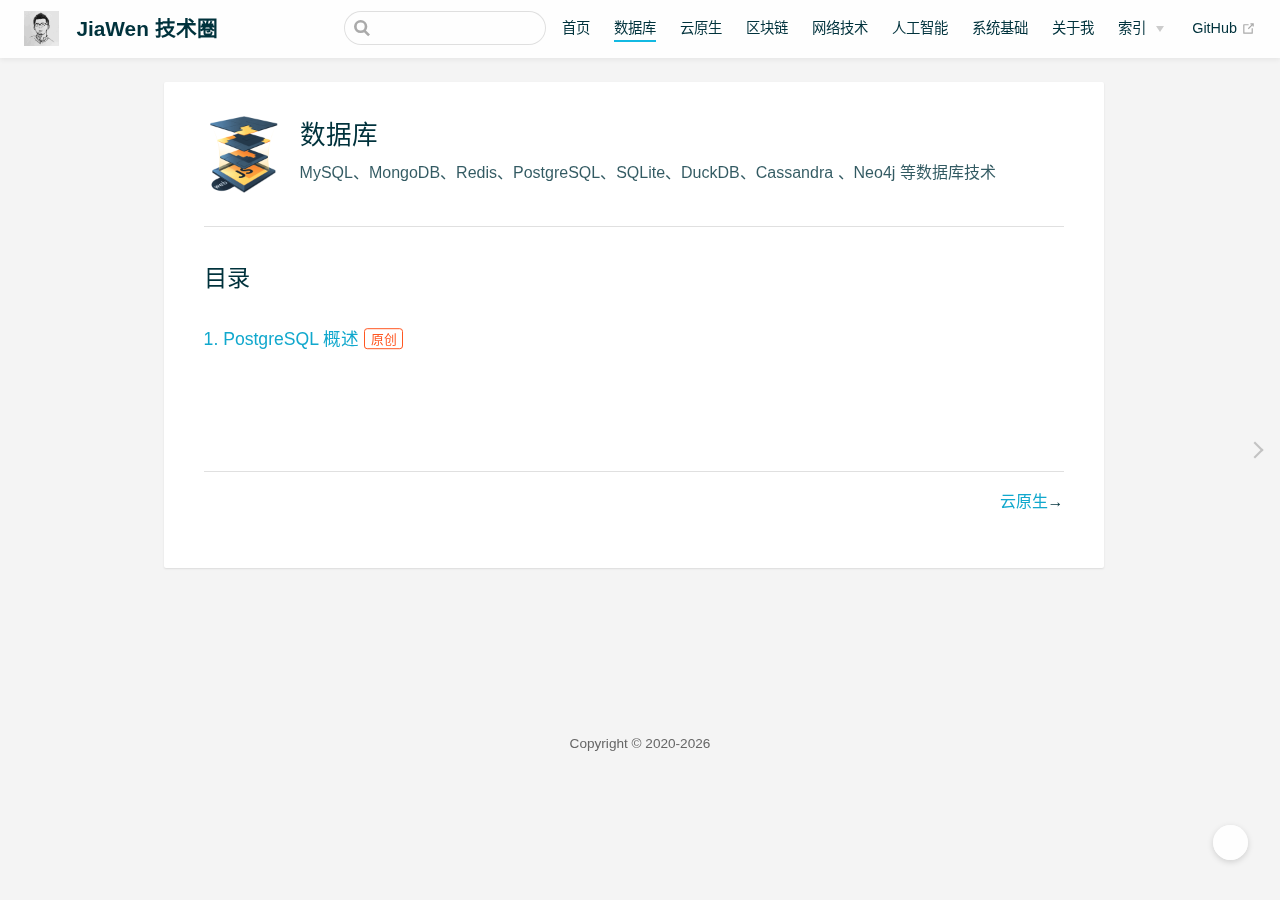
<file: database/index.html>
<!DOCTYPE html>
<html lang="zh-CN">
  <head>
    <meta charset="utf-8">
    <meta name="viewport" content="width=device-width,initial-scale=1">
    <title>数据库 | JiaWen 技术圈</title>
    <meta name="generator" content="VuePress 1.9.9">
    <link rel="icon" href="/img/favicon.ico">
    <meta name="description" content="技术博客,专注 web 前端学习与总结。JavaScript,js,ES6,TypeScript,vue,React,python,css3,html5,Node,git,github 等技术文章。">
    <meta name="keywords" content="前端博客,个人技术博客,前端,前端开发,前端框架,web前端,前端面试题,技术文档,学习,面试,JavaScript,js,ES6,TypeScript,vue,python,css3,html5,Node,git,github,markdown">
    <meta name="baidu-site-verification" content="7F55weZDDc">
    <meta name="theme-color" content="#11a8cd">
    
    <link rel="preload" href="/assets/css/0.styles.58274483.css" as="style"><link rel="preload" href="/assets/js/app.4f2fa54f.js" as="script"><link rel="preload" href="/assets/js/2.51443b12.js" as="script"><link rel="preload" href="/assets/js/3.5e5237ff.js" as="script"><link rel="preload" href="/assets/js/6.baaefcc0.js" as="script"><link rel="prefetch" href="/assets/js/10.067e68b5.js"><link rel="prefetch" href="/assets/js/11.725f1eeb.js"><link rel="prefetch" href="/assets/js/12.8b320b20.js"><link rel="prefetch" href="/assets/js/13.b02dd5b4.js"><link rel="prefetch" href="/assets/js/14.0c1dc13e.js"><link rel="prefetch" href="/assets/js/15.6f7e6107.js"><link rel="prefetch" href="/assets/js/16.c060b56c.js"><link rel="prefetch" href="/assets/js/17.ee16494e.js"><link rel="prefetch" href="/assets/js/18.ca1d892b.js"><link rel="prefetch" href="/assets/js/19.3357a0e2.js"><link rel="prefetch" href="/assets/js/20.580de290.js"><link rel="prefetch" href="/assets/js/4.01525392.js"><link rel="prefetch" href="/assets/js/5.a7d34985.js"><link rel="prefetch" href="/assets/js/7.cf7c563d.js"><link rel="prefetch" href="/assets/js/8.89f92cc3.js"><link rel="prefetch" href="/assets/js/9.fcd27702.js">
    <link rel="stylesheet" href="/assets/css/0.styles.58274483.css">
  </head>
  <body class="theme-mode-light">
    <div id="app" data-server-rendered="true"><div class="theme-container sidebar-open no-sidebar"><header class="navbar blur"><div title="目录" class="sidebar-button"><svg xmlns="http://www.w3.org/2000/svg" aria-hidden="true" role="img" viewBox="0 0 448 512" class="icon"><path fill="currentColor" d="M436 124H12c-6.627 0-12-5.373-12-12V80c0-6.627 5.373-12 12-12h424c6.627 0 12 5.373 12 12v32c0 6.627-5.373 12-12 12zm0 160H12c-6.627 0-12-5.373-12-12v-32c0-6.627 5.373-12 12-12h424c6.627 0 12 5.373 12 12v32c0 6.627-5.373 12-12 12zm0 160H12c-6.627 0-12-5.373-12-12v-32c0-6.627 5.373-12 12-12h424c6.627 0 12 5.373 12 12v32c0 6.627-5.373 12-12 12z"></path></svg></div> <a href="/" class="home-link router-link-active"><img src="/img/jiawen.png" alt="JiaWen 技术圈" class="logo"> <span class="site-name can-hide">JiaWen 技术圈</span></a> <div class="links"><div class="search-box"><input aria-label="Search" autocomplete="off" spellcheck="false" value=""> <!----></div> <nav class="nav-links can-hide"><div class="nav-item"><a href="/" class="nav-link">首页</a></div><div class="nav-item"><a href="/database/" aria-current="page" class="nav-link router-link-exact-active router-link-active">数据库</a></div><div class="nav-item"><a href="/cloud-native/" class="nav-link">云原生</a></div><div class="nav-item"><a href="/block-chain/" class="nav-link">区块链</a></div><div class="nav-item"><a href="/network-technology/" class="nav-link">网络技术</a></div><div class="nav-item"><a href="/ai/" class="nav-link">人工智能</a></div><div class="nav-item"><a href="/operating-system/" class="nav-link">系统基础</a></div><div class="nav-item"><a href="/about/" class="nav-link">关于我</a></div><div class="nav-item"><div class="dropdown-wrapper"><button type="button" aria-label="索引" class="dropdown-title"><a href="/archives/" class="link-title">索引</a> <span class="title" style="display:none;">索引</span> <span class="arrow right"></span></button> <ul class="nav-dropdown" style="display:none;"><li class="dropdown-item"><!----> <a href="/categories/" class="nav-link">分类</a></li><li class="dropdown-item"><!----> <a href="/tags/" class="nav-link">标签</a></li><li class="dropdown-item"><!----> <a href="/archives/" class="nav-link">归档</a></li></ul></div></div> <a href="https://github.com/jiawentechq" target="_blank" rel="noopener noreferrer" class="repo-link">
    GitHub
    <span><svg xmlns="http://www.w3.org/2000/svg" aria-hidden="true" focusable="false" x="0px" y="0px" viewBox="0 0 100 100" width="15" height="15" class="icon outbound"><path fill="currentColor" d="M18.8,85.1h56l0,0c2.2,0,4-1.8,4-4v-32h-8v28h-48v-48h28v-8h-32l0,0c-2.2,0-4,1.8-4,4v56C14.8,83.3,16.6,85.1,18.8,85.1z"></path> <polygon fill="currentColor" points="45.7,48.7 51.3,54.3 77.2,28.5 77.2,37.2 85.2,37.2 85.2,14.9 62.8,14.9 62.8,22.9 71.5,22.9"></polygon></svg> <span class="sr-only">(opens new window)</span></span></a></nav></div></header> <div class="sidebar-mask"></div> <div class="sidebar-hover-trigger"></div> <aside class="sidebar" style="display:none;"><div class="blogger"><img src="https://jiawentechq.github.io/img/jiawen.png"> <div class="blogger-info"><h3>JiaWen 技术圈</h3> <span>技术爱好者、码农，瞎折腾...</span></div></div> <nav class="nav-links"><div class="nav-item"><a href="/" class="nav-link">首页</a></div><div class="nav-item"><a href="/database/" aria-current="page" class="nav-link router-link-exact-active router-link-active">数据库</a></div><div class="nav-item"><a href="/cloud-native/" class="nav-link">云原生</a></div><div class="nav-item"><a href="/block-chain/" class="nav-link">区块链</a></div><div class="nav-item"><a href="/network-technology/" class="nav-link">网络技术</a></div><div class="nav-item"><a href="/ai/" class="nav-link">人工智能</a></div><div class="nav-item"><a href="/operating-system/" class="nav-link">系统基础</a></div><div class="nav-item"><a href="/about/" class="nav-link">关于我</a></div><div class="nav-item"><div class="dropdown-wrapper"><button type="button" aria-label="索引" class="dropdown-title"><a href="/archives/" class="link-title">索引</a> <span class="title" style="display:none;">索引</span> <span class="arrow right"></span></button> <ul class="nav-dropdown" style="display:none;"><li class="dropdown-item"><!----> <a href="/categories/" class="nav-link">分类</a></li><li class="dropdown-item"><!----> <a href="/tags/" class="nav-link">标签</a></li><li class="dropdown-item"><!----> <a href="/archives/" class="nav-link">归档</a></li></ul></div></div> <a href="https://github.com/jiawentechq" target="_blank" rel="noopener noreferrer" class="repo-link">
    GitHub
    <span><svg xmlns="http://www.w3.org/2000/svg" aria-hidden="true" focusable="false" x="0px" y="0px" viewBox="0 0 100 100" width="15" height="15" class="icon outbound"><path fill="currentColor" d="M18.8,85.1h56l0,0c2.2,0,4-1.8,4-4v-32h-8v28h-48v-48h28v-8h-32l0,0c-2.2,0-4,1.8-4,4v56C14.8,83.3,16.6,85.1,18.8,85.1z"></path> <polygon fill="currentColor" points="45.7,48.7 51.3,54.3 77.2,28.5 77.2,37.2 85.2,37.2 85.2,14.9 62.8,14.9 62.8,22.9 71.5,22.9"></polygon></svg> <span class="sr-only">(opens new window)</span></span></a></nav>  <ul class="sidebar-links"><li><a href="/database/" aria-current="page" class="active sidebar-link">数据库</a></li><li><a href="/cloud-native/" class="sidebar-link">云原生</a></li><li><a href="/block-chain/" class="sidebar-link">区块链</a></li><li><a href="/network-technology/" class="sidebar-link">网络技术</a></li><li><a href="/ai/" class="sidebar-link">人工智能</a></li><li><a href="/operating-system/" class="sidebar-link">系统基础</a></li></ul> </aside> <div><main class="page"><div class="theme-vdoing-wrapper "><div class="placeholder"></div> <div class="theme-vdoing-content theme-vdoing-content" data-v-25eb0b2a><div class="column-wrapper" data-v-25eb0b2a><img src="/img/web.png" data-v-25eb0b2a> <dl class="column-info" data-v-25eb0b2a><dt class="title" data-v-25eb0b2a>数据库</dt> <dd class="description" data-v-25eb0b2a>MySQL、MongoDB、Redis、PostgreSQL、SQLite、DuckDB、Cassandra 、Neo4j 等数据库技术</dd></dl></div> <div class="catalogue-wrapper" data-v-25eb0b2a><div class="catalogue-title" data-v-25eb0b2a>目录</div> <div class="catalogue-content" data-v-25eb0b2a><dl class="inline" data-v-25eb0b2a><dt data-v-25eb0b2a><a href="/pages/a61298/" data-v-25eb0b2a>1. PostgreSQL 概述
              <span class="title-tag" data-v-25eb0b2a>
                原创
              </span></a></dt></dl></div></div></div> <div class="content-wrapper"><!----> <!---->  <div class="theme-vdoing-content content__default"></div></div>  <div class="page-edit"><!----> <!----> <!----></div> <div class="page-nav-wapper"><div class="page-nav-centre-wrap"><!----> <a href="/cloud-native/" class="page-nav-centre page-nav-centre-next"><div class="tooltip">云原生</div></a></div> <div class="page-nav"><p class="inner"><!----> <span class="next"><a href="/cloud-native/">云原生</a>→
      </span></p></div></div></div> <div class="article-list no-article-list"><div class="article-title"><a href="/archives/" class="iconfont icon-bi">最近更新</a></div> <div class="article-wrapper"><dl><dd>01</dd> <dt><a href="/pages/a61298/"><div>
            PostgreSQL 概述
            <span class="title-tag">
              原创
            </span></div></a> <span class="date">11-02</span></dt></dl> <dl><dd></dd> <dt><a href="/archives/" class="more">更多文章&gt;</a></dt></dl></div></div></main></div> <div class="footer"><div class="icons"><a href="https://github.com/jiawentechq" title="GitHub" target="_blank" class="iconfont icon-github"></a><a href="https://blog.csdn.net/gumc123" title="CSDN" target="_blank" class="iconfont icon-csdn"></a><a href="https://www.douyin.com/user/MS4wLjABAAAA56-EO4YN1jrxPLYLZ67UiN_go262sh5S6o4AkbqCeJmASxnRHlwvonm8nz6IwwvN" title="抖音" target="_blank" class="iconfont icon-douyin"></a><a href="https://space.bilibili.com/279770481" title="B 站" target="_blank" class="iconfont icon-bilibili"></a></div> 
    Copyright © 2020-2025
    <span></span></div> <div class="buttons"><div title="返回顶部" class="button blur go-to-top iconfont icon-fanhuidingbu" style="display:none;"></div> <div title="去评论" class="button blur go-to-comment iconfont icon-pinglun" style="display:none;"></div> <div title="主题模式" class="button blur theme-mode-but iconfont icon-zhuti"><ul class="select-box" style="display:none;"><li class="iconfont icon-zidong">
          跟随系统
        </li><li class="iconfont icon-rijianmoshi">
          浅色模式
        </li><li class="iconfont icon-yejianmoshi">
          深色模式
        </li><li class="iconfont icon-yuedu">
          阅读模式
        </li></ul></div></div> <!----> <!----> <!----></div><div class="global-ui"><div></div></div></div>
    <script src="/assets/js/app.4f2fa54f.js" defer></script><script src="/assets/js/2.51443b12.js" defer></script><script src="/assets/js/3.5e5237ff.js" defer></script><script src="/assets/js/6.baaefcc0.js" defer></script>
  </body>
</html>
</file>
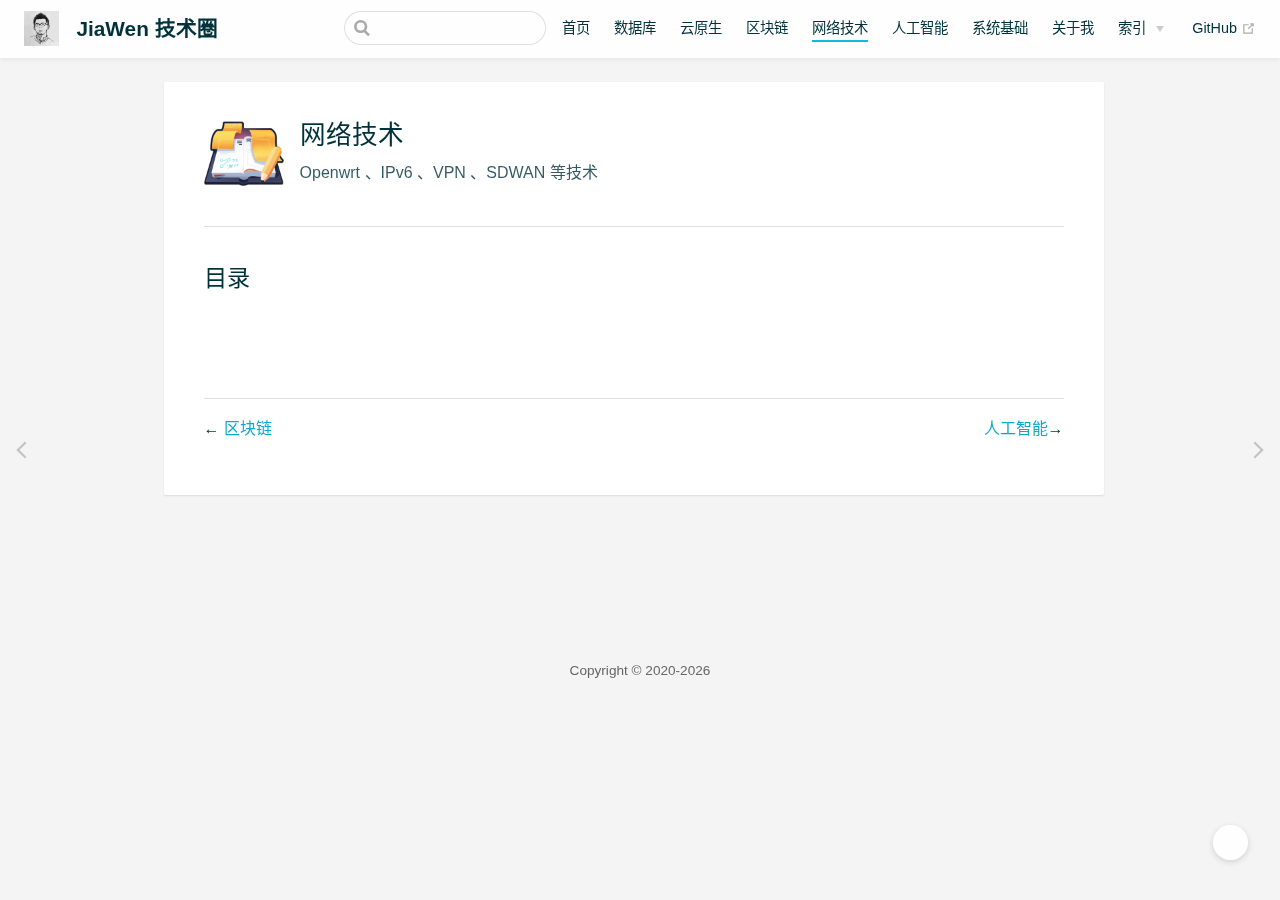
<file: network-technology/index.html>
<!DOCTYPE html>
<html lang="zh-CN">
  <head>
    <meta charset="utf-8">
    <meta name="viewport" content="width=device-width,initial-scale=1">
    <title>网络技术 | JiaWen 技术圈</title>
    <meta name="generator" content="VuePress 1.9.9">
    <link rel="icon" href="/img/favicon.ico">
    <meta name="description" content="技术博客,专注 web 前端学习与总结。JavaScript,js,ES6,TypeScript,vue,React,python,css3,html5,Node,git,github 等技术文章。">
    <meta name="keywords" content="前端博客,个人技术博客,前端,前端开发,前端框架,web前端,前端面试题,技术文档,学习,面试,JavaScript,js,ES6,TypeScript,vue,python,css3,html5,Node,git,github,markdown">
    <meta name="baidu-site-verification" content="7F55weZDDc">
    <meta name="theme-color" content="#11a8cd">
    
    <link rel="preload" href="/assets/css/0.styles.58274483.css" as="style"><link rel="preload" href="/assets/js/app.4f2fa54f.js" as="script"><link rel="preload" href="/assets/js/2.51443b12.js" as="script"><link rel="preload" href="/assets/js/3.5e5237ff.js" as="script"><link rel="preload" href="/assets/js/9.fcd27702.js" as="script"><link rel="prefetch" href="/assets/js/10.067e68b5.js"><link rel="prefetch" href="/assets/js/11.725f1eeb.js"><link rel="prefetch" href="/assets/js/12.8b320b20.js"><link rel="prefetch" href="/assets/js/13.b02dd5b4.js"><link rel="prefetch" href="/assets/js/14.0c1dc13e.js"><link rel="prefetch" href="/assets/js/15.6f7e6107.js"><link rel="prefetch" href="/assets/js/16.c060b56c.js"><link rel="prefetch" href="/assets/js/17.ee16494e.js"><link rel="prefetch" href="/assets/js/18.ca1d892b.js"><link rel="prefetch" href="/assets/js/19.3357a0e2.js"><link rel="prefetch" href="/assets/js/20.580de290.js"><link rel="prefetch" href="/assets/js/4.01525392.js"><link rel="prefetch" href="/assets/js/5.a7d34985.js"><link rel="prefetch" href="/assets/js/6.baaefcc0.js"><link rel="prefetch" href="/assets/js/7.cf7c563d.js"><link rel="prefetch" href="/assets/js/8.89f92cc3.js">
    <link rel="stylesheet" href="/assets/css/0.styles.58274483.css">
  </head>
  <body class="theme-mode-light">
    <div id="app" data-server-rendered="true"><div class="theme-container sidebar-open no-sidebar"><header class="navbar blur"><div title="目录" class="sidebar-button"><svg xmlns="http://www.w3.org/2000/svg" aria-hidden="true" role="img" viewBox="0 0 448 512" class="icon"><path fill="currentColor" d="M436 124H12c-6.627 0-12-5.373-12-12V80c0-6.627 5.373-12 12-12h424c6.627 0 12 5.373 12 12v32c0 6.627-5.373 12-12 12zm0 160H12c-6.627 0-12-5.373-12-12v-32c0-6.627 5.373-12 12-12h424c6.627 0 12 5.373 12 12v32c0 6.627-5.373 12-12 12zm0 160H12c-6.627 0-12-5.373-12-12v-32c0-6.627 5.373-12 12-12h424c6.627 0 12 5.373 12 12v32c0 6.627-5.373 12-12 12z"></path></svg></div> <a href="/" class="home-link router-link-active"><img src="/img/jiawen.png" alt="JiaWen 技术圈" class="logo"> <span class="site-name can-hide">JiaWen 技术圈</span></a> <div class="links"><div class="search-box"><input aria-label="Search" autocomplete="off" spellcheck="false" value=""> <!----></div> <nav class="nav-links can-hide"><div class="nav-item"><a href="/" class="nav-link">首页</a></div><div class="nav-item"><a href="/database/" class="nav-link">数据库</a></div><div class="nav-item"><a href="/cloud-native/" class="nav-link">云原生</a></div><div class="nav-item"><a href="/block-chain/" class="nav-link">区块链</a></div><div class="nav-item"><a href="/network-technology/" aria-current="page" class="nav-link router-link-exact-active router-link-active">网络技术</a></div><div class="nav-item"><a href="/ai/" class="nav-link">人工智能</a></div><div class="nav-item"><a href="/operating-system/" class="nav-link">系统基础</a></div><div class="nav-item"><a href="/about/" class="nav-link">关于我</a></div><div class="nav-item"><div class="dropdown-wrapper"><button type="button" aria-label="索引" class="dropdown-title"><a href="/archives/" class="link-title">索引</a> <span class="title" style="display:none;">索引</span> <span class="arrow right"></span></button> <ul class="nav-dropdown" style="display:none;"><li class="dropdown-item"><!----> <a href="/categories/" class="nav-link">分类</a></li><li class="dropdown-item"><!----> <a href="/tags/" class="nav-link">标签</a></li><li class="dropdown-item"><!----> <a href="/archives/" class="nav-link">归档</a></li></ul></div></div> <a href="https://github.com/jiawentechq" target="_blank" rel="noopener noreferrer" class="repo-link">
    GitHub
    <span><svg xmlns="http://www.w3.org/2000/svg" aria-hidden="true" focusable="false" x="0px" y="0px" viewBox="0 0 100 100" width="15" height="15" class="icon outbound"><path fill="currentColor" d="M18.8,85.1h56l0,0c2.2,0,4-1.8,4-4v-32h-8v28h-48v-48h28v-8h-32l0,0c-2.2,0-4,1.8-4,4v56C14.8,83.3,16.6,85.1,18.8,85.1z"></path> <polygon fill="currentColor" points="45.7,48.7 51.3,54.3 77.2,28.5 77.2,37.2 85.2,37.2 85.2,14.9 62.8,14.9 62.8,22.9 71.5,22.9"></polygon></svg> <span class="sr-only">(opens new window)</span></span></a></nav></div></header> <div class="sidebar-mask"></div> <div class="sidebar-hover-trigger"></div> <aside class="sidebar" style="display:none;"><div class="blogger"><img src="https://jiawentechq.github.io/img/jiawen.png"> <div class="blogger-info"><h3>JiaWen 技术圈</h3> <span>技术爱好者、码农，瞎折腾...</span></div></div> <nav class="nav-links"><div class="nav-item"><a href="/" class="nav-link">首页</a></div><div class="nav-item"><a href="/database/" class="nav-link">数据库</a></div><div class="nav-item"><a href="/cloud-native/" class="nav-link">云原生</a></div><div class="nav-item"><a href="/block-chain/" class="nav-link">区块链</a></div><div class="nav-item"><a href="/network-technology/" aria-current="page" class="nav-link router-link-exact-active router-link-active">网络技术</a></div><div class="nav-item"><a href="/ai/" class="nav-link">人工智能</a></div><div class="nav-item"><a href="/operating-system/" class="nav-link">系统基础</a></div><div class="nav-item"><a href="/about/" class="nav-link">关于我</a></div><div class="nav-item"><div class="dropdown-wrapper"><button type="button" aria-label="索引" class="dropdown-title"><a href="/archives/" class="link-title">索引</a> <span class="title" style="display:none;">索引</span> <span class="arrow right"></span></button> <ul class="nav-dropdown" style="display:none;"><li class="dropdown-item"><!----> <a href="/categories/" class="nav-link">分类</a></li><li class="dropdown-item"><!----> <a href="/tags/" class="nav-link">标签</a></li><li class="dropdown-item"><!----> <a href="/archives/" class="nav-link">归档</a></li></ul></div></div> <a href="https://github.com/jiawentechq" target="_blank" rel="noopener noreferrer" class="repo-link">
    GitHub
    <span><svg xmlns="http://www.w3.org/2000/svg" aria-hidden="true" focusable="false" x="0px" y="0px" viewBox="0 0 100 100" width="15" height="15" class="icon outbound"><path fill="currentColor" d="M18.8,85.1h56l0,0c2.2,0,4-1.8,4-4v-32h-8v28h-48v-48h28v-8h-32l0,0c-2.2,0-4,1.8-4,4v56C14.8,83.3,16.6,85.1,18.8,85.1z"></path> <polygon fill="currentColor" points="45.7,48.7 51.3,54.3 77.2,28.5 77.2,37.2 85.2,37.2 85.2,14.9 62.8,14.9 62.8,22.9 71.5,22.9"></polygon></svg> <span class="sr-only">(opens new window)</span></span></a></nav>  <ul class="sidebar-links"><li><a href="/database/" class="sidebar-link">数据库</a></li><li><a href="/cloud-native/" class="sidebar-link">云原生</a></li><li><a href="/block-chain/" class="sidebar-link">区块链</a></li><li><a href="/network-technology/" aria-current="page" class="active sidebar-link">网络技术</a></li><li><a href="/ai/" class="sidebar-link">人工智能</a></li><li><a href="/operating-system/" class="sidebar-link">系统基础</a></li></ul> </aside> <div><main class="page"><div class="theme-vdoing-wrapper "><div class="placeholder"></div> <div class="theme-vdoing-content theme-vdoing-content" data-v-25eb0b2a><div class="column-wrapper" data-v-25eb0b2a><img src="/img/other.png" data-v-25eb0b2a> <dl class="column-info" data-v-25eb0b2a><dt class="title" data-v-25eb0b2a>网络技术</dt> <dd class="description" data-v-25eb0b2a>Openwrt 、IPv6 、VPN 、SDWAN 等技术</dd></dl></div> <div class="catalogue-wrapper" data-v-25eb0b2a><div class="catalogue-title" data-v-25eb0b2a>目录</div> <div class="catalogue-content" data-v-25eb0b2a></div></div></div> <div class="content-wrapper"><!----> <!---->  <div class="theme-vdoing-content content__default"></div></div>  <div class="page-edit"><!----> <!----> <!----></div> <div class="page-nav-wapper"><div class="page-nav-centre-wrap"><a href="/block-chain/" class="page-nav-centre page-nav-centre-prev"><div class="tooltip">区块链</div></a> <a href="/ai/" class="page-nav-centre page-nav-centre-next"><div class="tooltip">人工智能</div></a></div> <div class="page-nav"><p class="inner"><span class="prev">
        ←
        <a href="/block-chain/" class="prev">区块链</a></span> <span class="next"><a href="/ai/">人工智能</a>→
      </span></p></div></div></div> <div class="article-list no-article-list"><div class="article-title"><a href="/archives/" class="iconfont icon-bi">最近更新</a></div> <div class="article-wrapper"><dl><dd>01</dd> <dt><a href="/pages/a61298/"><div>
            PostgreSQL 概述
            <span class="title-tag">
              原创
            </span></div></a> <span class="date">11-02</span></dt></dl> <dl><dd></dd> <dt><a href="/archives/" class="more">更多文章&gt;</a></dt></dl></div></div></main></div> <div class="footer"><div class="icons"><a href="https://github.com/jiawentechq" title="GitHub" target="_blank" class="iconfont icon-github"></a><a href="https://blog.csdn.net/gumc123" title="CSDN" target="_blank" class="iconfont icon-csdn"></a><a href="https://www.douyin.com/user/MS4wLjABAAAA56-EO4YN1jrxPLYLZ67UiN_go262sh5S6o4AkbqCeJmASxnRHlwvonm8nz6IwwvN" title="抖音" target="_blank" class="iconfont icon-douyin"></a><a href="https://space.bilibili.com/279770481" title="B 站" target="_blank" class="iconfont icon-bilibili"></a></div> 
    Copyright © 2020-2025
    <span></span></div> <div class="buttons"><div title="返回顶部" class="button blur go-to-top iconfont icon-fanhuidingbu" style="display:none;"></div> <div title="去评论" class="button blur go-to-comment iconfont icon-pinglun" style="display:none;"></div> <div title="主题模式" class="button blur theme-mode-but iconfont icon-zhuti"><ul class="select-box" style="display:none;"><li class="iconfont icon-zidong">
          跟随系统
        </li><li class="iconfont icon-rijianmoshi">
          浅色模式
        </li><li class="iconfont icon-yejianmoshi">
          深色模式
        </li><li class="iconfont icon-yuedu">
          阅读模式
        </li></ul></div></div> <!----> <!----> <!----></div><div class="global-ui"><div></div></div></div>
    <script src="/assets/js/app.4f2fa54f.js" defer></script><script src="/assets/js/2.51443b12.js" defer></script><script src="/assets/js/3.5e5237ff.js" defer></script><script src="/assets/js/9.fcd27702.js" defer></script>
  </body>
</html>
</file>
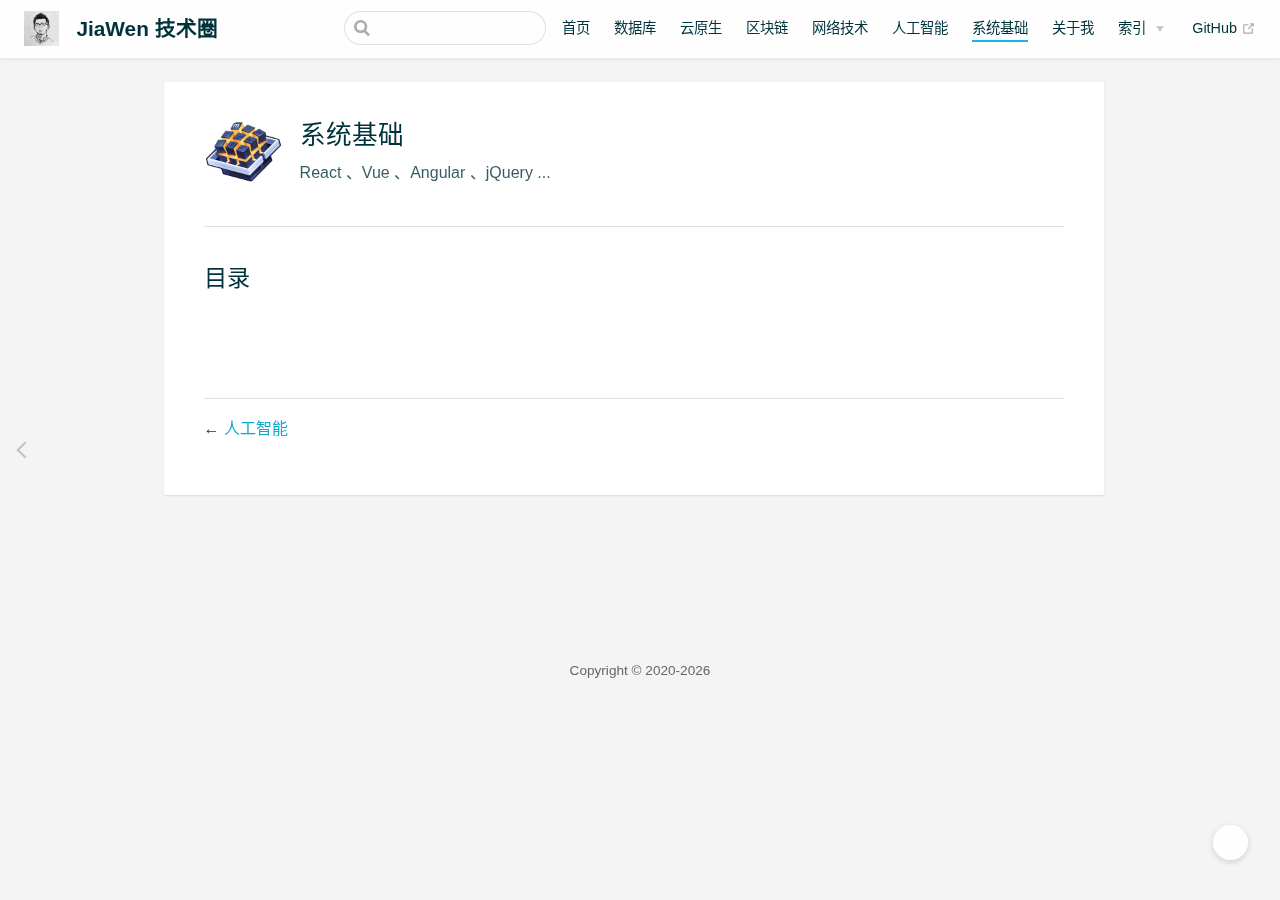
<file: operating-system/index.html>
<!DOCTYPE html>
<html lang="zh-CN">
  <head>
    <meta charset="utf-8">
    <meta name="viewport" content="width=device-width,initial-scale=1">
    <title>系统基础 | JiaWen 技术圈</title>
    <meta name="generator" content="VuePress 1.9.9">
    <link rel="icon" href="/img/favicon.ico">
    <meta name="description" content="技术博客,专注 web 前端学习与总结。JavaScript,js,ES6,TypeScript,vue,React,python,css3,html5,Node,git,github 等技术文章。">
    <meta name="keywords" content="前端博客,个人技术博客,前端,前端开发,前端框架,web前端,前端面试题,技术文档,学习,面试,JavaScript,js,ES6,TypeScript,vue,python,css3,html5,Node,git,github,markdown">
    <meta name="baidu-site-verification" content="7F55weZDDc">
    <meta name="theme-color" content="#11a8cd">
    
    <link rel="preload" href="/assets/css/0.styles.58274483.css" as="style"><link rel="preload" href="/assets/js/app.4f2fa54f.js" as="script"><link rel="preload" href="/assets/js/2.51443b12.js" as="script"><link rel="preload" href="/assets/js/3.5e5237ff.js" as="script"><link rel="preload" href="/assets/js/11.725f1eeb.js" as="script"><link rel="prefetch" href="/assets/js/10.067e68b5.js"><link rel="prefetch" href="/assets/js/12.8b320b20.js"><link rel="prefetch" href="/assets/js/13.b02dd5b4.js"><link rel="prefetch" href="/assets/js/14.0c1dc13e.js"><link rel="prefetch" href="/assets/js/15.6f7e6107.js"><link rel="prefetch" href="/assets/js/16.c060b56c.js"><link rel="prefetch" href="/assets/js/17.ee16494e.js"><link rel="prefetch" href="/assets/js/18.ca1d892b.js"><link rel="prefetch" href="/assets/js/19.3357a0e2.js"><link rel="prefetch" href="/assets/js/20.580de290.js"><link rel="prefetch" href="/assets/js/4.01525392.js"><link rel="prefetch" href="/assets/js/5.a7d34985.js"><link rel="prefetch" href="/assets/js/6.baaefcc0.js"><link rel="prefetch" href="/assets/js/7.cf7c563d.js"><link rel="prefetch" href="/assets/js/8.89f92cc3.js"><link rel="prefetch" href="/assets/js/9.fcd27702.js">
    <link rel="stylesheet" href="/assets/css/0.styles.58274483.css">
  </head>
  <body class="theme-mode-light">
    <div id="app" data-server-rendered="true"><div class="theme-container sidebar-open no-sidebar"><header class="navbar blur"><div title="目录" class="sidebar-button"><svg xmlns="http://www.w3.org/2000/svg" aria-hidden="true" role="img" viewBox="0 0 448 512" class="icon"><path fill="currentColor" d="M436 124H12c-6.627 0-12-5.373-12-12V80c0-6.627 5.373-12 12-12h424c6.627 0 12 5.373 12 12v32c0 6.627-5.373 12-12 12zm0 160H12c-6.627 0-12-5.373-12-12v-32c0-6.627 5.373-12 12-12h424c6.627 0 12 5.373 12 12v32c0 6.627-5.373 12-12 12zm0 160H12c-6.627 0-12-5.373-12-12v-32c0-6.627 5.373-12 12-12h424c6.627 0 12 5.373 12 12v32c0 6.627-5.373 12-12 12z"></path></svg></div> <a href="/" class="home-link router-link-active"><img src="/img/jiawen.png" alt="JiaWen 技术圈" class="logo"> <span class="site-name can-hide">JiaWen 技术圈</span></a> <div class="links"><div class="search-box"><input aria-label="Search" autocomplete="off" spellcheck="false" value=""> <!----></div> <nav class="nav-links can-hide"><div class="nav-item"><a href="/" class="nav-link">首页</a></div><div class="nav-item"><a href="/database/" class="nav-link">数据库</a></div><div class="nav-item"><a href="/cloud-native/" class="nav-link">云原生</a></div><div class="nav-item"><a href="/block-chain/" class="nav-link">区块链</a></div><div class="nav-item"><a href="/network-technology/" class="nav-link">网络技术</a></div><div class="nav-item"><a href="/ai/" class="nav-link">人工智能</a></div><div class="nav-item"><a href="/operating-system/" aria-current="page" class="nav-link router-link-exact-active router-link-active">系统基础</a></div><div class="nav-item"><a href="/about/" class="nav-link">关于我</a></div><div class="nav-item"><div class="dropdown-wrapper"><button type="button" aria-label="索引" class="dropdown-title"><a href="/archives/" class="link-title">索引</a> <span class="title" style="display:none;">索引</span> <span class="arrow right"></span></button> <ul class="nav-dropdown" style="display:none;"><li class="dropdown-item"><!----> <a href="/categories/" class="nav-link">分类</a></li><li class="dropdown-item"><!----> <a href="/tags/" class="nav-link">标签</a></li><li class="dropdown-item"><!----> <a href="/archives/" class="nav-link">归档</a></li></ul></div></div> <a href="https://github.com/jiawentechq" target="_blank" rel="noopener noreferrer" class="repo-link">
    GitHub
    <span><svg xmlns="http://www.w3.org/2000/svg" aria-hidden="true" focusable="false" x="0px" y="0px" viewBox="0 0 100 100" width="15" height="15" class="icon outbound"><path fill="currentColor" d="M18.8,85.1h56l0,0c2.2,0,4-1.8,4-4v-32h-8v28h-48v-48h28v-8h-32l0,0c-2.2,0-4,1.8-4,4v56C14.8,83.3,16.6,85.1,18.8,85.1z"></path> <polygon fill="currentColor" points="45.7,48.7 51.3,54.3 77.2,28.5 77.2,37.2 85.2,37.2 85.2,14.9 62.8,14.9 62.8,22.9 71.5,22.9"></polygon></svg> <span class="sr-only">(opens new window)</span></span></a></nav></div></header> <div class="sidebar-mask"></div> <div class="sidebar-hover-trigger"></div> <aside class="sidebar" style="display:none;"><div class="blogger"><img src="https://jiawentechq.github.io/img/jiawen.png"> <div class="blogger-info"><h3>JiaWen 技术圈</h3> <span>技术爱好者、码农，瞎折腾...</span></div></div> <nav class="nav-links"><div class="nav-item"><a href="/" class="nav-link">首页</a></div><div class="nav-item"><a href="/database/" class="nav-link">数据库</a></div><div class="nav-item"><a href="/cloud-native/" class="nav-link">云原生</a></div><div class="nav-item"><a href="/block-chain/" class="nav-link">区块链</a></div><div class="nav-item"><a href="/network-technology/" class="nav-link">网络技术</a></div><div class="nav-item"><a href="/ai/" class="nav-link">人工智能</a></div><div class="nav-item"><a href="/operating-system/" aria-current="page" class="nav-link router-link-exact-active router-link-active">系统基础</a></div><div class="nav-item"><a href="/about/" class="nav-link">关于我</a></div><div class="nav-item"><div class="dropdown-wrapper"><button type="button" aria-label="索引" class="dropdown-title"><a href="/archives/" class="link-title">索引</a> <span class="title" style="display:none;">索引</span> <span class="arrow right"></span></button> <ul class="nav-dropdown" style="display:none;"><li class="dropdown-item"><!----> <a href="/categories/" class="nav-link">分类</a></li><li class="dropdown-item"><!----> <a href="/tags/" class="nav-link">标签</a></li><li class="dropdown-item"><!----> <a href="/archives/" class="nav-link">归档</a></li></ul></div></div> <a href="https://github.com/jiawentechq" target="_blank" rel="noopener noreferrer" class="repo-link">
    GitHub
    <span><svg xmlns="http://www.w3.org/2000/svg" aria-hidden="true" focusable="false" x="0px" y="0px" viewBox="0 0 100 100" width="15" height="15" class="icon outbound"><path fill="currentColor" d="M18.8,85.1h56l0,0c2.2,0,4-1.8,4-4v-32h-8v28h-48v-48h28v-8h-32l0,0c-2.2,0-4,1.8-4,4v56C14.8,83.3,16.6,85.1,18.8,85.1z"></path> <polygon fill="currentColor" points="45.7,48.7 51.3,54.3 77.2,28.5 77.2,37.2 85.2,37.2 85.2,14.9 62.8,14.9 62.8,22.9 71.5,22.9"></polygon></svg> <span class="sr-only">(opens new window)</span></span></a></nav>  <ul class="sidebar-links"><li><a href="/database/" class="sidebar-link">数据库</a></li><li><a href="/cloud-native/" class="sidebar-link">云原生</a></li><li><a href="/block-chain/" class="sidebar-link">区块链</a></li><li><a href="/network-technology/" class="sidebar-link">网络技术</a></li><li><a href="/ai/" class="sidebar-link">人工智能</a></li><li><a href="/operating-system/" aria-current="page" class="active sidebar-link">系统基础</a></li></ul> </aside> <div><main class="page"><div class="theme-vdoing-wrapper "><div class="placeholder"></div> <div class="theme-vdoing-content theme-vdoing-content" data-v-25eb0b2a><div class="column-wrapper" data-v-25eb0b2a><img src="/img/more.png" data-v-25eb0b2a> <dl class="column-info" data-v-25eb0b2a><dt class="title" data-v-25eb0b2a>系统基础</dt> <dd class="description" data-v-25eb0b2a>React 、Vue 、Angular 、jQuery ...</dd></dl></div> <div class="catalogue-wrapper" data-v-25eb0b2a><div class="catalogue-title" data-v-25eb0b2a>目录</div> <div class="catalogue-content" data-v-25eb0b2a></div></div></div> <div class="content-wrapper"><!----> <!---->  <div class="theme-vdoing-content content__default"></div></div>  <div class="page-edit"><!----> <!----> <!----></div> <div class="page-nav-wapper"><div class="page-nav-centre-wrap"><a href="/ai/" class="page-nav-centre page-nav-centre-prev"><div class="tooltip">人工智能</div></a> <!----></div> <div class="page-nav"><p class="inner"><span class="prev">
        ←
        <a href="/ai/" class="prev">人工智能</a></span> <!----></p></div></div></div> <div class="article-list no-article-list"><div class="article-title"><a href="/archives/" class="iconfont icon-bi">最近更新</a></div> <div class="article-wrapper"><dl><dd>01</dd> <dt><a href="/pages/a61298/"><div>
            PostgreSQL 概述
            <span class="title-tag">
              原创
            </span></div></a> <span class="date">11-02</span></dt></dl> <dl><dd></dd> <dt><a href="/archives/" class="more">更多文章&gt;</a></dt></dl></div></div></main></div> <div class="footer"><div class="icons"><a href="https://github.com/jiawentechq" title="GitHub" target="_blank" class="iconfont icon-github"></a><a href="https://blog.csdn.net/gumc123" title="CSDN" target="_blank" class="iconfont icon-csdn"></a><a href="https://www.douyin.com/user/MS4wLjABAAAA56-EO4YN1jrxPLYLZ67UiN_go262sh5S6o4AkbqCeJmASxnRHlwvonm8nz6IwwvN" title="抖音" target="_blank" class="iconfont icon-douyin"></a><a href="https://space.bilibili.com/279770481" title="B 站" target="_blank" class="iconfont icon-bilibili"></a></div> 
    Copyright © 2020-2025
    <span></span></div> <div class="buttons"><div title="返回顶部" class="button blur go-to-top iconfont icon-fanhuidingbu" style="display:none;"></div> <div title="去评论" class="button blur go-to-comment iconfont icon-pinglun" style="display:none;"></div> <div title="主题模式" class="button blur theme-mode-but iconfont icon-zhuti"><ul class="select-box" style="display:none;"><li class="iconfont icon-zidong">
          跟随系统
        </li><li class="iconfont icon-rijianmoshi">
          浅色模式
        </li><li class="iconfont icon-yejianmoshi">
          深色模式
        </li><li class="iconfont icon-yuedu">
          阅读模式
        </li></ul></div></div> <!----> <!----> <!----></div><div class="global-ui"><div></div></div></div>
    <script src="/assets/js/app.4f2fa54f.js" defer></script><script src="/assets/js/2.51443b12.js" defer></script><script src="/assets/js/3.5e5237ff.js" defer></script><script src="/assets/js/11.725f1eeb.js" defer></script>
  </body>
</html>
</file>
<file: assets/css/0.styles.58274483.css>
@import url(//at.alicdn.com/t/font_1678482_4tbhmh589x.css);.code-copy{color:#aaa;fill:#aaa;font-size:14px;display:inline-block;cursor:pointer}div[class*=aside-code] aside .code-copy,div[class*=language-] pre .code-copy{position:absolute;z-index:1000;top:7px;right:35px;opacity:0;font-size:16px}div[class*=aside-code] aside:hover .code-copy,div[class*=language-] pre:hover .code-copy{opacity:1}.content pre,.content pre[class*=language-]{overflow-y:hidden}div[class*=language-] pre,div[class*=language-] pre[class*=language-]{position:static!important}div[class~=language-text]:before{content:"text"}div[class~=language-yml]:before{content:"yml"}div[class*=language-] pre{-webkit-user-select:text;-moz-user-select:text;user-select:text}p code{-webkit-user-select:all;-moz-user-select:all;user-select:all}@keyframes message-move-in{0%{opacity:0;transform:translateY(-100%)}to{opacity:1;transform:translateY(0)}}#message-container .message.move-in{animation:message-move-in .3s ease-in-out}@keyframes message-move-out{0%{opacity:1;transform:translateY(0)}to{opacity:0;transform:translateY(-100%)}}#message-container .message.move-out{animation:message-move-out .3s ease-in-out;animation-fill-mode:forwards}#message-container .message{background:#fff;margin:10px 0;padding:0 10px;height:40px;box-shadow:0 0 10px 0 #ccc;font-size:14px;border-radius:3px;display:flex;align-items:center;transition:height .2s ease-in-out,margin .2s ease-in-out}#message-container{position:fixed;left:0;top:100px;right:0;display:flex;flex-direction:column;align-items:center}#message-container .message .text{color:#333;padding:0 20px 0 5px}.theme-code-block[data-v-5a3e6e86]{display:none}.theme-code-block__active[data-v-5a3e6e86]{display:block}.theme-code-block>pre[data-v-5a3e6e86]{background-color:orange}@media (max-width:419px){.theme-code-group div[class*=language-][data-v-5a3e6e86]{margin:0}}.theme-mode-light[data-v-392329f0]{--bodyBg:#f4f4f4;--mainBg:#fff;--sidebarBg:hsla(0,0%,100%,0.8);--blurBg:hsla(0,0%,100%,0.9);--customBlockBg:#f1f1f1;--textColor:#00323c;--textLightenColor:#0085ad;--borderColor:rgba(0,0,0,0.12);--codeBg:#f6f6f6;--codeColor:#525252}.theme-mode-light code[class*=language-][data-v-392329f0],.theme-mode-light pre[class*=language-][data-v-392329f0]{color:#000;background:none;text-shadow:0 1px #fff;font-family:Consolas,Monaco,Andale Mono,Ubuntu Mono,monospace;font-size:1em;text-align:left;white-space:pre;word-spacing:normal;word-break:normal;word-wrap:normal;line-height:1.5;-moz-tab-size:4;-o-tab-size:4;tab-size:4;-webkit-hyphens:none;hyphens:none}.theme-mode-light code[class*=language-][data-v-392329f0]::-moz-selection,.theme-mode-light code[class*=language-][data-v-392329f0] ::-moz-selection,.theme-mode-light pre[class*=language-][data-v-392329f0]::-moz-selection,.theme-mode-light pre[class*=language-][data-v-392329f0] ::-moz-selection{text-shadow:none;background:#b3d4fc}.theme-mode-light code[class*=language-][data-v-392329f0]::selection,.theme-mode-light code[class*=language-][data-v-392329f0] ::selection,.theme-mode-light pre[class*=language-][data-v-392329f0]::selection,.theme-mode-light pre[class*=language-][data-v-392329f0] ::selection{text-shadow:none;background:#b3d4fc}@media print{.theme-mode-light code[class*=language-][data-v-392329f0],.theme-mode-light pre[class*=language-][data-v-392329f0]{text-shadow:none}}.theme-mode-light pre[class*=language-][data-v-392329f0]{padding:1em;margin:.5em 0;overflow:auto}.theme-mode-light :not(pre)>code[class*=language-][data-v-392329f0],.theme-mode-light pre[class*=language-][data-v-392329f0]{background:#f5f2f0}.theme-mode-light :not(pre)>code[class*=language-][data-v-392329f0]{padding:.1em;border-radius:.3em;white-space:normal}.theme-mode-light .token.cdata[data-v-392329f0],.theme-mode-light .token.comment[data-v-392329f0],.theme-mode-light .token.doctype[data-v-392329f0],.theme-mode-light .token.prolog[data-v-392329f0]{color:#708090}.theme-mode-light .token.punctuation[data-v-392329f0]{color:#999}.theme-mode-light .namespace[data-v-392329f0]{opacity:.7}.theme-mode-light .token.boolean[data-v-392329f0],.theme-mode-light .token.constant[data-v-392329f0],.theme-mode-light .token.deleted[data-v-392329f0],.theme-mode-light .token.number[data-v-392329f0],.theme-mode-light .token.property[data-v-392329f0],.theme-mode-light .token.symbol[data-v-392329f0],.theme-mode-light .token.tag[data-v-392329f0]{color:#905}.theme-mode-light .token.attr-name[data-v-392329f0],.theme-mode-light .token.builtin[data-v-392329f0],.theme-mode-light .token.char[data-v-392329f0],.theme-mode-light .token.inserted[data-v-392329f0],.theme-mode-light .token.selector[data-v-392329f0],.theme-mode-light .token.string[data-v-392329f0]{color:#690}.theme-mode-light .language-css .token.string[data-v-392329f0],.theme-mode-light .style .token.string[data-v-392329f0],.theme-mode-light .token.entity[data-v-392329f0],.theme-mode-light .token.operator[data-v-392329f0],.theme-mode-light .token.url[data-v-392329f0]{color:#9a6e3a;background:hsla(0,0%,100%,.5)}.theme-mode-light .token.atrule[data-v-392329f0],.theme-mode-light .token.attr-value[data-v-392329f0],.theme-mode-light .token.keyword[data-v-392329f0]{color:#07a}.theme-mode-light .token.class-name[data-v-392329f0],.theme-mode-light .token.function[data-v-392329f0]{color:#dd4a68}.theme-mode-light .token.important[data-v-392329f0],.theme-mode-light .token.regex[data-v-392329f0],.theme-mode-light .token.variable[data-v-392329f0]{color:#e90}.theme-mode-light .token.bold[data-v-392329f0],.theme-mode-light .token.important[data-v-392329f0]{font-weight:700}.theme-mode-light .token.italic[data-v-392329f0]{font-style:italic}.theme-mode-light .token.entity[data-v-392329f0]{cursor:help}.theme-mode-light div[class*=language-] .highlight-lines .highlighted[data-v-392329f0],.theme-mode-light div[class*=language-].line-numbers-mode .highlight-lines .highlighted[data-v-392329f0]:before{background-color:hsla(0,0%,78.4%,.4)}.theme-mode-dark[data-v-392329f0]{--bodyBg:#27272b;--mainBg:#1e1e22;--sidebarBg:rgba(30,30,34,0.8);--blurBg:rgba(30,30,34,0.8);--customBlockBg:#27272b;--textColor:#9b9baa;--textLightenColor:#0085ad;--borderColor:#30363d;--codeBg:#252526;--codeColor:#fff}.theme-mode-dark code[class*=language-][data-v-392329f0],.theme-mode-dark pre[class*=language-][data-v-392329f0]{color:#ccc;background:none;text-shadow:none;font-family:Consolas,Monaco,Andale Mono,Ubuntu Mono,monospace;font-size:1em;text-align:left;white-space:pre;word-spacing:normal;word-break:normal;word-wrap:normal;line-height:1.5;-moz-tab-size:4;-o-tab-size:4;tab-size:4;-webkit-hyphens:none;hyphens:none}.theme-mode-dark pre[class*=language-][data-v-392329f0]{padding:1em;margin:.5em 0;overflow:auto}.theme-mode-dark :not(pre)>code[class*=language-][data-v-392329f0],.theme-mode-dark pre[class*=language-][data-v-392329f0]{background:#2d2d2d}.theme-mode-dark :not(pre)>code[class*=language-][data-v-392329f0]{padding:.1em;border-radius:.3em;white-space:normal}.theme-mode-dark .token.block-comment[data-v-392329f0],.theme-mode-dark .token.cdata[data-v-392329f0],.theme-mode-dark .token.comment[data-v-392329f0],.theme-mode-dark .token.doctype[data-v-392329f0],.theme-mode-dark .token.prolog[data-v-392329f0]{color:#999}.theme-mode-dark .token.punctuation[data-v-392329f0]{color:#ccc}.theme-mode-dark .token.attr-name[data-v-392329f0],.theme-mode-dark .token.deleted[data-v-392329f0],.theme-mode-dark .token.namespace[data-v-392329f0],.theme-mode-dark .token.tag[data-v-392329f0]{color:#e2777a}.theme-mode-dark .token.function-name[data-v-392329f0]{color:#6196cc}.theme-mode-dark .token.boolean[data-v-392329f0],.theme-mode-dark .token.function[data-v-392329f0],.theme-mode-dark .token.number[data-v-392329f0]{color:#f08d49}.theme-mode-dark .token.class-name[data-v-392329f0],.theme-mode-dark .token.constant[data-v-392329f0],.theme-mode-dark .token.property[data-v-392329f0],.theme-mode-dark .token.symbol[data-v-392329f0]{color:#f8c555}.theme-mode-dark .token.atrule[data-v-392329f0],.theme-mode-dark .token.builtin[data-v-392329f0],.theme-mode-dark .token.important[data-v-392329f0],.theme-mode-dark .token.keyword[data-v-392329f0],.theme-mode-dark .token.selector[data-v-392329f0]{color:#cc99cd}.theme-mode-dark .token.attr-value[data-v-392329f0],.theme-mode-dark .token.char[data-v-392329f0],.theme-mode-dark .token.regex[data-v-392329f0],.theme-mode-dark .token.string[data-v-392329f0],.theme-mode-dark .token.variable[data-v-392329f0]{color:#7ec699}.theme-mode-dark .token.entity[data-v-392329f0],.theme-mode-dark .token.operator[data-v-392329f0],.theme-mode-dark .token.url[data-v-392329f0]{color:#67cdcc}.theme-mode-dark .language-css .token.string[data-v-392329f0],.theme-mode-dark .style .token.string[data-v-392329f0],.theme-mode-dark .token.entity[data-v-392329f0],.theme-mode-dark .token.operator[data-v-392329f0],.theme-mode-dark .token.url[data-v-392329f0]{background:none}.theme-mode-dark .token.bold[data-v-392329f0],.theme-mode-dark .token.important[data-v-392329f0]{font-weight:700}.theme-mode-dark .token.italic[data-v-392329f0]{font-style:italic}.theme-mode-dark .token.entity[data-v-392329f0]{cursor:help}.theme-mode-dark .token.inserted[data-v-392329f0]{color:green}.theme-mode-read[data-v-392329f0]{--bodyBg:#ececcc;--mainBg:#f5f5d5;--sidebarBg:rgba(245,245,213,0.8);--blurBg:rgba(245,245,213,0.9);--customBlockBg:#ececcc;--textColor:#704214;--textLightenColor:#963;--borderColor:rgba(0,0,0,0.15);--codeBg:#282c34;--codeColor:#fff}.theme-mode-read code[class*=language-][data-v-392329f0],.theme-mode-read pre[class*=language-][data-v-392329f0]{color:#ccc;background:none;text-shadow:none;font-family:Consolas,Monaco,Andale Mono,Ubuntu Mono,monospace;font-size:1em;text-align:left;white-space:pre;word-spacing:normal;word-break:normal;word-wrap:normal;line-height:1.5;-moz-tab-size:4;-o-tab-size:4;tab-size:4;-webkit-hyphens:none;hyphens:none}.theme-mode-read pre[class*=language-][data-v-392329f0]{padding:1em;margin:.5em 0;overflow:auto}.theme-mode-read :not(pre)>code[class*=language-][data-v-392329f0],.theme-mode-read pre[class*=language-][data-v-392329f0]{background:#2d2d2d}.theme-mode-read :not(pre)>code[class*=language-][data-v-392329f0]{padding:.1em;border-radius:.3em;white-space:normal}.theme-mode-read .token.block-comment[data-v-392329f0],.theme-mode-read .token.cdata[data-v-392329f0],.theme-mode-read .token.comment[data-v-392329f0],.theme-mode-read .token.doctype[data-v-392329f0],.theme-mode-read .token.prolog[data-v-392329f0]{color:#999}.theme-mode-read .token.punctuation[data-v-392329f0]{color:#ccc}.theme-mode-read .token.attr-name[data-v-392329f0],.theme-mode-read .token.deleted[data-v-392329f0],.theme-mode-read .token.namespace[data-v-392329f0],.theme-mode-read .token.tag[data-v-392329f0]{color:#e2777a}.theme-mode-read .token.function-name[data-v-392329f0]{color:#6196cc}.theme-mode-read .token.boolean[data-v-392329f0],.theme-mode-read .token.function[data-v-392329f0],.theme-mode-read .token.number[data-v-392329f0]{color:#f08d49}.theme-mode-read .token.class-name[data-v-392329f0],.theme-mode-read .token.constant[data-v-392329f0],.theme-mode-read .token.property[data-v-392329f0],.theme-mode-read .token.symbol[data-v-392329f0]{color:#f8c555}.theme-mode-read .token.atrule[data-v-392329f0],.theme-mode-read .token.builtin[data-v-392329f0],.theme-mode-read .token.important[data-v-392329f0],.theme-mode-read .token.keyword[data-v-392329f0],.theme-mode-read .token.selector[data-v-392329f0]{color:#cc99cd}.theme-mode-read .token.attr-value[data-v-392329f0],.theme-mode-read .token.char[data-v-392329f0],.theme-mode-read .token.regex[data-v-392329f0],.theme-mode-read .token.string[data-v-392329f0],.theme-mode-read .token.variable[data-v-392329f0]{color:#7ec699}.theme-mode-read .token.entity[data-v-392329f0],.theme-mode-read .token.operator[data-v-392329f0],.theme-mode-read .token.url[data-v-392329f0]{color:#67cdcc}.theme-mode-read .language-css .token.string[data-v-392329f0],.theme-mode-read .style .token.string[data-v-392329f0],.theme-mode-read .token.entity[data-v-392329f0],.theme-mode-read .token.operator[data-v-392329f0],.theme-mode-read .token.url[data-v-392329f0]{background:none}.theme-mode-read .token.bold[data-v-392329f0],.theme-mode-read .token.important[data-v-392329f0]{font-weight:700}.theme-mode-read .token.italic[data-v-392329f0]{font-style:italic}.theme-mode-read .token.entity[data-v-392329f0]{cursor:help}.theme-mode-read .token.inserted[data-v-392329f0]{color:green}.theme-style-line.theme-mode-light[data-v-392329f0]{--bodyBg:#fff}.theme-style-line.theme-mode-dark[data-v-392329f0]{--bodyBg:#1e1e22}.theme-style-line.theme-mode-read[data-v-392329f0]{--bodyBg:#f5f5d5}.theme-code-group[data-v-392329f0],.theme-code-group__nav[data-v-392329f0]{background-color:var(--codeBg);padding-bottom:22px;border-radius:6px;padding-left:10px;padding-top:10px}.theme-code-group__nav[data-v-392329f0]{margin-bottom:-35px}.theme-code-group__ul[data-v-392329f0]{margin:auto 0;padding-left:0;display:inline-flex;list-style:none}.theme-code-group__li[data-v-392329f0],.theme-code-group__nav-tab[data-v-392329f0]{border:0;padding:5px;cursor:pointer;background-color:transparent;font-size:.85em;line-height:1.4;color:var(--codeColor);font-weight:600;opacity:.85}.theme-code-group__nav-tab-active[data-v-392329f0]{border-bottom:1px solid #11a8cd;opacity:1}.pre-blank[data-v-392329f0]{color:#11a8cd}body .theme-vdoing-content code{color:var(--textLightenColor);padding:.25rem .5rem;margin:0;font-size:.9em;background-color:hsla(0,0%,39.2%,.08);border-radius:3px}body .theme-vdoing-content code .token.deleted{color:#ec5975}body .theme-vdoing-content code .token.inserted{color:#11a8cd}body .theme-vdoing-content pre,body .theme-vdoing-content pre[class*=language-]{line-height:1.4;padding:1.25rem 1.5rem;margin:.85rem 0;background-color:#282c34;border-radius:6px;overflow:auto}body .theme-vdoing-content pre[class*=language-] code,body .theme-vdoing-content pre code{color:var(--codeColor);padding:0;background-color:transparent;border-radius:0}div[class*=language-]{position:relative;background-color:var(--codeBg);border-radius:6px}div[class*=language-] .highlight-lines{-webkit-user-select:none;user-select:none;padding-top:1.3rem;position:absolute;top:0;left:0;width:100%;line-height:1.4}div[class*=language-] .highlight-lines .highlighted{background-color:rgba(0,0,0,.3)}div[class*=language-] pre,div[class*=language-] pre[class*=language-]{background:transparent;position:relative!important;z-index:1}div[class*=language-]:before{position:absolute;z-index:3;top:.8em;right:1em;font-size:.8rem;color:hsla(0,0%,58.8%,.7)}div[class*=language-]:not(.line-numbers-mode) .line-numbers-wrapper{display:none}div[class*=language-].line-numbers-mode .highlight-lines .highlighted{position:relative}div[class*=language-].line-numbers-mode .highlight-lines .highlighted:before{content:" ";position:absolute;z-index:3;left:0;top:0;display:block;width:2.5rem;height:100%;background-color:rgba(0,0,0,.3)}div[class*=language-].line-numbers-mode pre{padding-left:3.5rem;vertical-align:middle}div[class*=language-].line-numbers-mode .line-numbers-wrapper{position:absolute;top:0;width:2.5rem;text-align:center;color:hsla(0,0%,49.8%,.5);padding:1.25rem 0;line-height:1.4}div[class*=language-].line-numbers-mode .line-numbers-wrapper br{-webkit-user-select:none;user-select:none}div[class*=language-].line-numbers-mode .line-numbers-wrapper .line-number{position:relative;z-index:4;-webkit-user-select:none;user-select:none;font-size:.85em}div[class*=language-].line-numbers-mode:after{content:"";position:absolute;z-index:2;top:0;left:0;width:2.5rem;height:100%;border-radius:6px 0 0 6px;border-right:1px solid var(--borderColor);background-color:var(--codeBg)}div[class~=language-js]:before{content:"js"}div[class~=language-ts]:before{content:"ts"}div[class~=language-html]:before{content:"html"}div[class~=language-md]:before{content:"md"}div[class~=language-vue]:before{content:"vue"}div[class~=language-css]:before{content:"css"}div[class~=language-sass]:before{content:"sass"}div[class~=language-scss]:before{content:"scss"}div[class~=language-less]:before{content:"less"}div[class~=language-stylus]:before{content:"stylus"}div[class~=language-go]:before{content:"go"}div[class~=language-java]:before{content:"java"}div[class~=language-c]:before{content:"c"}div[class~=language-sh]:before{content:"sh"}div[class~=language-yaml]:before{content:"yaml"}div[class~=language-py]:before{content:"py"}div[class~=language-docker]:before{content:"docker"}div[class~=language-dockerfile]:before{content:"dockerfile"}div[class~=language-makefile]:before{content:"makefile"}div[class~=language-javascript]:before{content:"js"}div[class~=language-typescript]:before{content:"ts"}div[class~=language-markup]:before{content:"html"}div[class~=language-markdown]:before{content:"md"}div[class~=language-json]:before{content:"json"}div[class~=language-ruby]:before{content:"rb"}div[class~=language-python]:before{content:"py"}div[class~=language-bash]:before{content:"sh"}div[class~=language-php]:before{content:"php"}.custom-block .custom-block-title{font-weight:600;margin-bottom:.2rem}.custom-block p{margin:0}.custom-block.danger,.custom-block.note,.custom-block.tip,.custom-block.warning{padding:.5rem 1.5rem;border-left-width:.5rem;border-left-style:solid;margin:1rem 0}.custom-block.tip{background-color:#f3f5f7;border-color:#42b983;color:#215d42}.custom-block.warning{background-color:#fff7d0;border-color:#e7c000;color:#6b5900}.custom-block.warning .custom-block-title{color:#b29400}.custom-block.warning a{color:var(--textColor)}.custom-block.danger{background-color:#ffe6e6;border-color:#c00;color:#4d0000}.custom-block.danger .custom-block-title{color:#900}.custom-block.danger a{color:var(--textColor)}.custom-block.note{background-color:#e8f5fa;border-color:#157bae;color:#0d4a68}.custom-block.right{color:var(--textColor);font-size:.9rem;text-align:right}.custom-block.theorem{margin:1rem 0;padding:.8rem 1.5rem;border-radius:2px;background-color:var(--customBlockBg)}.custom-block.theorem .title{font-weight:700;margin:.5rem 0}.custom-block.details{display:block;position:relative;border-radius:2px;margin:1em 0;padding:1.6em;background-color:var(--customBlockBg)}.custom-block.details p{margin:.8rem 0}.custom-block.details h4{margin-top:0}.custom-block.details figure:last-child,.custom-block.details p:last-child{margin-bottom:0;padding-bottom:0}.custom-block.details summary{outline:none;cursor:pointer}.custom-block.details summary:hover{color:#11a8cd}.theme-mode-dark .custom-block.warning{background-color:rgba(255,247,208,.2);color:#e7c000}.theme-mode-dark .custom-block.warning .custom-block-title{color:#ffdc2f}.theme-mode-dark .custom-block.tip{background-color:rgba(243,245,247,.2);color:#42b983}.theme-mode-dark .custom-block.danger{background-color:rgba(255,230,230,.4);color:maroon}.theme-mode-dark .custom-block.danger a{color:#11a8cd}.theme-mode-dark .custom-block.note{background-color:rgba(243,245,247,.2);color:#157bae}.arrow{display:inline-block;width:0;height:0}.arrow.up{border-bottom:6px solid #ccc}.arrow.down,.arrow.up{border-left:4px solid transparent;border-right:4px solid transparent}.arrow.down{border-top:6px solid #ccc}.arrow.right{border-left:6px solid #ccc}.arrow.left,.arrow.right{border-top:4px solid transparent;border-bottom:4px solid transparent}.arrow.left{border-right:6px solid #ccc}.theme-vdoing-content:not(.custom){max-width:860px}.table-of-contents .badge{vertical-align:middle}.center-container{text-align:center}.center-container>h1,.center-container>h2,.center-container>h3,.center-container>h4,.center-container>h5,.center-container>h6{margin-top:-3.1rem;padding-top:4.6rem;margin-bottom:0}.center-container>h1 a.header-anchor,.center-container>h2 a.header-anchor,.center-container>h3 a.header-anchor,.center-container>h4 a.header-anchor,.center-container>h5 a.header-anchor,.center-container>h6 a.header-anchor{float:none;padding-right:0;margin-left:-.9rem}.cardListContainer{margin:.7rem 0}.cardListContainer>:not(.card-list){display:none}.cardListContainer .card-list{margin:-.35rem;display:flex;flex-wrap:wrap;align-items:flex-start}.cardListContainer .card-list .card-item{width:calc(33.33333% - .7rem);margin:.35rem;background:var(--bodyBg);border-radius:3px;color:var(--textColor);display:flex;box-shadow:1px 1px 2px 0 rgba(0,0,0,.06);transition:all .4s}.cardListContainer .card-list .card-item:hover{text-decoration:none;box-shadow:0 10px 20px -10px var(--randomColor,rgba(0,0,0,.15));transform:translateY(-3px) scale(1.01)}.cardListContainer .card-list .card-item:hover img{box-shadow:3px 2px 7px rgba(0,0,0,.15)}.cardListContainer .card-list .card-item:hover div p{text-shadow:3px 2px 5px rgba(0,0,0,.15)}.cardListContainer .card-list .card-item img{width:60px;height:60px;border-radius:50%;border:2px solid #fff;margin:1rem 0 1rem 1rem;box-shadow:3px 2px 5px rgba(0,0,0,.08);transition:all .4s}.cardListContainer .card-list .card-item div{flex:1;display:inline-block;float:right;padding:1rem 0}.cardListContainer .card-list .card-item div p{margin:0;padding:0 1rem;transition:text-shadow .4s;text-align:center}.cardListContainer .card-list .card-item div .name{margin:.2rem 0 .3rem}.cardListContainer .card-list .card-item div .desc{font-size:.8rem;line-height:1.1rem;opacity:.8;margin-bottom:.2rem}.cardListContainer .card-list .card-item.row-1{width:calc(100% - .7rem)}.cardListContainer .card-list .card-item.row-1 img{margin-left:2rem}.cardListContainer .card-list .card-item.row-2{width:calc(50% - .7rem)}.cardListContainer .card-list .card-item.row-2 img{margin-left:1.5rem}.cardListContainer .card-list .card-item.row-3{width:calc(33.33333% - .7rem)}.cardListContainer .card-list .card-item.row-4{width:calc(25% - .7rem)}.cardImgListContainer{margin:1rem 0}.cardImgListContainer>:not(.card-list){display:none}.cardImgListContainer .card-list{margin:-.5rem;display:flex;flex-wrap:wrap;align-items:flex-start}.cardImgListContainer .card-list .card-item{width:calc(33.33333% - 1rem);margin:.5rem;background:var(--mainBg);border:1px solid rgba(0,0,0,.1);box-sizing:border-box;border-radius:3px;overflow:hidden;color:var(--textColor);box-shadow:2px 2px 10px rgba(0,0,0,.04);display:flex;flex-direction:column;justify-content:flex-start;align-items:stretch;align-content:stretch;transition:all .4s}.cardImgListContainer .card-list .card-item:hover{box-shadow:1px 1px 20px rgba(0,0,0,.1);transform:translateY(-3px)}.cardImgListContainer .card-list .card-item .box-img{overflow:hidden;position:relative;background:#eee}.cardImgListContainer .card-list .card-item .box-img img{display:block;width:100%;height:100%;transition:all .3s}.cardImgListContainer .card-list .card-item a{color:var(--textColor);transition:color .3s}.cardImgListContainer .card-list .card-item a:hover{text-decoration:none}.cardImgListContainer .card-list .card-item .box-info{padding:.8rem 1rem}.cardImgListContainer .card-list .card-item .box-info p{margin:0}.cardImgListContainer .card-list .card-item .box-info .desc{margin-top:.3rem;opacity:.8;font-size:.9rem;line-height:1.1rem;overflow:hidden;white-space:normal;text-overflow:ellipsis;display:-webkit-box;-webkit-box-orient:vertical}.cardImgListContainer .card-list .card-item .box-footer{overflow:hidden;padding:.8rem 1rem;border-top:1px solid rgba(0,0,0,.1)}.cardImgListContainer .card-list .card-item .box-footer img{width:1.8rem;height:1.8rem;border-radius:50%;float:left}.cardImgListContainer .card-list .card-item .box-footer span{line-height:1.8rem;float:left;margin-left:.6rem;font-size:.8rem}.cardImgListContainer .card-list .card-item.row-1{width:calc(100% - 1rem)}.cardImgListContainer .card-list .card-item.row-2{width:calc(50% - 1rem)}.cardImgListContainer .card-list .card-item.row-3{width:calc(33.33333% - 1rem)}.cardImgListContainer .card-list .card-item.row-4{width:calc(25% - 1rem)}.theme-mode-dark .cardImgListContainer .card-list .card-item,.theme-mode-dark .cardImgListContainer .card-list .card-item .box-footer{border-color:var(--borderColor)}@media (max-width:900px){.cardListContainer .card-list .card-item.row-4{width:calc(33.33333% - .7rem)}.cardImgListContainer .card-list .card-item.row-4{width:calc(33.33333% - 1rem)}}@media (max-width:720px){.cardListContainer .card-list .card-item.row-3,.cardListContainer .card-list .card-item.row-4{width:calc(50% - .7rem)}.cardListContainer .card-list .card-item.row-3 img,.cardListContainer .card-list .card-item.row-4 img{margin-left:1.5rem}.cardImgListContainer .card-list .card-item.row-3,.cardImgListContainer .card-list .card-item.row-4{width:calc(50% - 1rem)}}@media (max-width:500px){.cardListContainer .card-list .card-item.row-1,.cardListContainer .card-list .card-item.row-2,.cardListContainer .card-list .card-item.row-3,.cardListContainer .card-list .card-item.row-4{width:calc(100% - .7rem)}.cardListContainer .card-list .card-item.row-1 img,.cardListContainer .card-list .card-item.row-2 img,.cardListContainer .card-list .card-item.row-3 img,.cardListContainer .card-list .card-item.row-4 img{margin-left:1.5rem}.cardImgListContainer .card-list .card-item.row-1,.cardImgListContainer .card-list .card-item.row-2,.cardImgListContainer .card-list .card-item.row-3,.cardImgListContainer .card-list .card-item.row-4{width:calc(100% - 1rem)}}body,html{padding:0;margin:0}body{font-family:-apple-system,BlinkMacSystemFont,Segoe UI,Roboto,Oxygen,Ubuntu,Cantarell,Fira Sans,Droid Sans,Helvetica Neue,sans-serif;-webkit-font-smoothing:antialiased;-moz-osx-font-smoothing:grayscale;-webkit-tap-highlight-color:transparent;font-size:16px;color:#2c3e50;background:var(--bodyBg)}a,button,input{outline:none;-webkit-tap-highlight-color:rgba(255,255,255,0);-webkit-focus-ring-color:transparent}@media (min-width:719px){::-webkit-scrollbar{width:6px;height:5px}::-webkit-scrollbar-track-piece{background-color:rgba(0,0,0,.15);-webkit-border-radius:3px}::-webkit-scrollbar-thumb:vertical{height:5px;background-color:rgba(0,0,0,.28);-webkit-border-radius:3px}::-webkit-scrollbar-thumb:horizontal{width:5px;background-color:rgba(0,0,0,.28);-webkit-border-radius:3px}}.card-box{border-radius:5px;background:var(--mainBg);box-shadow:0 0 4px 0 rgba(0,0,0,.1);transition:box-shadow .5s}.card-box:hover{box-shadow:0 1px 15px 0 rgba(0,0,0,.1)}@media (max-width:719px){.theme-style-line{margin-left:-1px;margin-right:-1px}}.theme-style-line .card-box{box-shadow:0 0;border:1px solid var(--borderColor)}.blur{backdrop-filter:saturate(200%) blur(20px)}.custom-page{min-height:calc(100vh - 3.6rem);padding-top:3.6rem;padding-bottom:.9rem}.custom-page .theme-vdoing-wrapper{margin:0 auto}body .search-box input{background-color:transparent;color:var(--textColor);border:1px solid var(--borderColor,#ccc)}@media (max-width:959px){body .search-box input{border-color:transparent}}.page{transition:padding .2s ease;padding-left:.8rem}.navbar{position:fixed;z-index:20;top:0;left:0;right:0;height:3.6rem;background-color:var(--blurBg);box-sizing:border-box;box-shadow:0 2px 5px rgba(0,0,0,.06)}.sidebar-mask{top:0;width:100vw;height:100vh}.sidebar-hover-trigger,.sidebar-mask{position:fixed;z-index:12;left:0;display:none}.sidebar-hover-trigger{top:8.1rem;bottom:0;width:24px}.sidebar{font-size:16px;background-color:var(--sidebarBg);width:18rem;position:fixed;z-index:13;margin:0;top:3.6rem;left:0;bottom:0;box-sizing:border-box;border-right:1px solid var(--borderColor);overflow-y:auto;transform:translateX(-100%);transition:transform .2s}@media (max-width:719px){.sidebar{background-color:var(--mainBg)}}.theme-vdoing-content:not(.custom){word-wrap:break-word}.theme-vdoing-content:not(.custom) a:hover{text-decoration:underline}.theme-vdoing-content:not(.custom) p.demo{padding:1rem 1.5rem;border:1px solid #ddd;border-radius:4px}.theme-vdoing-content:not(.custom) img{max-width:100%}.theme-vdoing-content.custom{padding:0;margin:0}.theme-vdoing-content.custom img{max-width:100%}a{font-weight:500;text-decoration:none}a,p a code{color:#11a8cd}p a code{font-weight:400}kbd{background:#eee;border:.15rem solid #ddd;border-bottom:.25rem solid #ddd;border-radius:.15rem;padding:0 .15em}blockquote{font-size:1rem;opacity:.75;border-left:.2rem solid hsla(0,0%,39.2%,.3);margin:1rem 0;padding:.25rem 0 .25rem 1rem}blockquote>p{margin:0}ol,ul{padding-left:1.2em}strong{font-weight:600}h1,h2,h3,h4,h5,h6{font-weight:600;line-height:1.25}.theme-vdoing-content:not(.custom)>h1,.theme-vdoing-content:not(.custom)>h2,.theme-vdoing-content:not(.custom)>h3,.theme-vdoing-content:not(.custom)>h4,.theme-vdoing-content:not(.custom)>h5,.theme-vdoing-content:not(.custom)>h6{margin-top:-3.1rem;padding-top:4.6rem;margin-bottom:0}.theme-vdoing-content:not(.custom)>h1:first-child,.theme-vdoing-content:not(.custom)>h2:first-child,.theme-vdoing-content:not(.custom)>h3:first-child,.theme-vdoing-content:not(.custom)>h4:first-child,.theme-vdoing-content:not(.custom)>h5:first-child,.theme-vdoing-content:not(.custom)>h6:first-child{margin-bottom:1rem}.theme-vdoing-content:not(.custom)>h1:first-child+.custom-block,.theme-vdoing-content:not(.custom)>h1:first-child+p,.theme-vdoing-content:not(.custom)>h1:first-child+pre,.theme-vdoing-content:not(.custom)>h2:first-child+.custom-block,.theme-vdoing-content:not(.custom)>h2:first-child+p,.theme-vdoing-content:not(.custom)>h2:first-child+pre,.theme-vdoing-content:not(.custom)>h3:first-child+.custom-block,.theme-vdoing-content:not(.custom)>h3:first-child+p,.theme-vdoing-content:not(.custom)>h3:first-child+pre,.theme-vdoing-content:not(.custom)>h4:first-child+.custom-block,.theme-vdoing-content:not(.custom)>h4:first-child+p,.theme-vdoing-content:not(.custom)>h4:first-child+pre,.theme-vdoing-content:not(.custom)>h5:first-child+.custom-block,.theme-vdoing-content:not(.custom)>h5:first-child+p,.theme-vdoing-content:not(.custom)>h5:first-child+pre,.theme-vdoing-content:not(.custom)>h6:first-child+.custom-block,.theme-vdoing-content:not(.custom)>h6:first-child+p,.theme-vdoing-content:not(.custom)>h6:first-child+pre{margin-top:2rem}h1:focus .header-anchor,h1:hover .header-anchor,h2:focus .header-anchor,h2:hover .header-anchor,h3:focus .header-anchor,h3:hover .header-anchor,h4:focus .header-anchor,h4:hover .header-anchor,h5:focus .header-anchor,h5:hover .header-anchor,h6:focus .header-anchor,h6:hover .header-anchor{opacity:1}.theme-vdoing-content:not(.custom)>.custom-block:first-child,.theme-vdoing-content:not(.custom)>p:first-child,.theme-vdoing-content:not(.custom)>pre:first-child{margin-top:2rem}h1{font-size:1.9rem}.theme-vdoing-content:not(.custom)>h1:first-child{display:none}h2{font-size:1.5rem;padding-bottom:.3rem;border-bottom:1px solid var(--borderColor)}h3{font-size:1.35rem}.page h4{font-size:1.25rem}.page h5{font-size:1.15rem}.page h6{font-size:1.05rem}a.header-anchor{font-size:.85em;float:left;margin-left:-.87em;padding-right:.23em;margin-top:.125em;opacity:0}a.header-anchor:focus,a.header-anchor:hover{text-decoration:none}.line-number,code,kbd{font-family:source-code-pro,Menlo,Monaco,Consolas,Courier New,monospace}ol,p,ul{line-height:1.7}hr{border:0;border-top:1px solid var(--borderColor)}table{border-collapse:collapse;margin:1rem 0;overflow-x:auto;width:100%;display:inline-table}@media (max-width:719px){table{display:block}}tr{border-top:1px solid var(--borderColor)}tr:nth-child(2n){background-color:hsla(0,0%,58.8%,.1)}td,th{border:1px solid var(--borderColor);padding:.6em 1em}@media (max-width:719px){td,th{padding:.3em .5em}}td a,th a{word-break:break-all}.theme-container{color:var(--textColor);min-height:100vh}.theme-container.sidebar-open .sidebar-mask{display:block}.theme-container.no-navbar .theme-vdoing-content:not(.custom)>h1,.theme-container.no-navbar h2,.theme-container.no-navbar h3,.theme-container.no-navbar h4,.theme-container.no-navbar h5,.theme-container.no-navbar h6{margin-top:1.5rem;padding-top:0}.theme-container.no-navbar .sidebar{top:0}@media (min-width:720px){.theme-container.no-sidebar .sidebar{display:none}.theme-container.no-sidebar .page{padding-left:0}}@media (max-width:959px){.sidebar{font-size:15px}}@media (max-width:719px){.sidebar{width:17.099999999999998rem}}@media (min-width:720px) and (max-width:959px){.sidebar{width:16.2rem}.theme-container.sidebar-open .page{padding-left:17rem!important}}@media (max-width:719px){.sidebar{top:0;height:100vh;padding-top:3.6rem;transform:translateX(-100%);transition:transform .2s ease}.page{padding-left:0}.theme-container.sidebar-open .sidebar{transform:translateX(0)}.theme-container.sidebar-open .sidebar-mask{display:block}.theme-container.no-navbar .sidebar{padding-top:0}}@media (max-width:419px){h1{font-size:1.9rem}.theme-vdoing-content div[class*=language-]{margin:.85rem -1.5rem;border-radius:0}}@media (min-width:720px){.theme-container .sidebar-hover-trigger{display:block}.theme-container .sidebar-hover-trigger:hover~.sidebar,.theme-container:not(.sidebar-open) .sidebar-hover-trigger~.sidebar:hover{transform:translateX(0);z-index:100}.theme-container.sidebar-open .sidebar-mask{display:none}.theme-container.sidebar-open .sidebar{transform:translateX(0)}.theme-container.sidebar-open .sidebar-button{left:18rem}.theme-container.sidebar-open .page{padding-left:18.8rem;padding-right:.8rem}.theme-container.sidebar-open .sidebar-hover-trigger{display:none}.theme-container.have-rightmenu .page{padding-right:250px}.theme-container.no-sidebar .page{padding-left:0!important}.theme-container.no-sidebar .sidebar-hover-trigger{display:none}.theme-container.hide-navbar .sidebar-hover-trigger{top:4.5rem}.theme-container.hide-navbar .sidebar{top:0}.theme-container.no-sidebar .sidebar-button{display:none}}@media print{.buttons,.navbar,.sidebar{display:none}.page{padding-top:0!important}}@media (min-width:720px) and (max-width:959px){.theme-container.sidebar-open:not(.on-sidebar) .sidebar-button{left:12.6rem}}.gt-container .gt-ico-tip:after{content:"。( Win + . ) 或 ( ⌃ + ⌘ + ␣ ) 打开表情";color:#999;font-size:.8rem}.gt-container .gt-meta{border-color:var(--borderColor)!important}.gt-container .gt-comments-null{color:var(--textColor);opacity:.5}.gt-container .gt-header-textarea{color:var(--textColor);background:hsla(0,0%,70.6%,.1)!important}.gt-container .gt-btn{border-color:#11a8cd!important;background-color:#11a8cd!important}.gt-container .gt-btn-preview{background-color:hsla(0,0%,100%,0)!important;color:#11a8cd!important}.gt-container a{color:#11a8cd!important}.gt-container .gt-svg svg{fill:#11a8cd!important}.gt-container .gt-comment-admin .gt-comment-content,.gt-container .gt-comment-content{background-color:hsla(0,0%,58.8%,.1)!important}.gt-container .gt-comment-admin .gt-comment-content:hover,.gt-container .gt-comment-content:hover{box-shadow:0 0 25px hsla(0,0%,58.8%,.5)!important}.gt-container .gt-comment-admin .gt-comment-content .gt-comment-body,.gt-container .gt-comment-content .gt-comment-body{color:var(--textColor)!important}.qq{position:relative}.qq:after{content:"可撩";background:#11a8cd;color:#fff;padding:0 5px;border-radius:10px;font-size:12px;position:absolute;top:-4px;right:-35px;transform:scale(.85)}body .vuepress-plugin-demo-block__wrapper,body .vuepress-plugin-demo-block__wrapper .vuepress-plugin-demo-block__display{border-color:hsla(0,0%,62.7%,.3)}body .vuepress-plugin-demo-block__wrapper .vuepress-plugin-demo-block__footer:hover .vuepress-plugin-demo-block__expand:before{border-top-color:#11a8cd!important;border-bottom-color:#11a8cd!important}body .vuepress-plugin-demo-block__wrapper .vuepress-plugin-demo-block__footer:hover svg{fill:#11a8cd!important}.suggestions{overflow:auto;max-height:calc(100vh - 6rem)}@media (max-width:719px){.suggestions{width:90vw;min-width:90vw!important;margin-right:-20px}}.suggestions .highlight{color:#11a8cd;font-weight:700}#nprogress{pointer-events:none}#nprogress .bar{background:#11a8cd;position:fixed;z-index:1031;top:0;left:0;width:100%;height:2px}#nprogress .peg{display:block;position:absolute;right:0;width:100px;height:100%;box-shadow:0 0 10px #11a8cd,0 0 5px #11a8cd;opacity:1;transform:rotate(3deg) translateY(-4px)}#nprogress .spinner{display:block;position:fixed;z-index:1031;top:15px;right:15px}#nprogress .spinner-icon{width:18px;height:18px;box-sizing:border-box;border-color:#11a8cd transparent transparent #11a8cd;border-style:solid;border-width:2px;border-radius:50%;animation:nprogress-spinner .4s linear infinite}.nprogress-custom-parent{overflow:hidden;position:relative}.nprogress-custom-parent #nprogress .bar,.nprogress-custom-parent #nprogress .spinner{position:absolute}@keyframes nprogress-spinner{0%{transform:rotate(0deg)}to{transform:rotate(1turn)}}.icon.outbound{color:#aaa;display:inline-block;vertical-align:middle;position:relative;top:-1px}.sr-only{position:absolute;width:1px;height:1px;padding:0;margin:-1px;overflow:hidden;clip:rect(0,0,0,0);white-space:nowrap;border-width:0}.theme-mode-light[data-v-08abdc17]{--bodyBg:#f4f4f4;--mainBg:#fff;--sidebarBg:hsla(0,0%,100%,0.8);--blurBg:hsla(0,0%,100%,0.9);--customBlockBg:#f1f1f1;--textColor:#00323c;--textLightenColor:#0085ad;--borderColor:rgba(0,0,0,0.12);--codeBg:#f6f6f6;--codeColor:#525252}.theme-mode-light code[class*=language-][data-v-08abdc17],.theme-mode-light pre[class*=language-][data-v-08abdc17]{color:#000;background:none;text-shadow:0 1px #fff;font-family:Consolas,Monaco,Andale Mono,Ubuntu Mono,monospace;font-size:1em;text-align:left;white-space:pre;word-spacing:normal;word-break:normal;word-wrap:normal;line-height:1.5;-moz-tab-size:4;-o-tab-size:4;tab-size:4;-webkit-hyphens:none;hyphens:none}.theme-mode-light code[class*=language-][data-v-08abdc17]::-moz-selection,.theme-mode-light code[class*=language-][data-v-08abdc17] ::-moz-selection,.theme-mode-light pre[class*=language-][data-v-08abdc17]::-moz-selection,.theme-mode-light pre[class*=language-][data-v-08abdc17] ::-moz-selection{text-shadow:none;background:#b3d4fc}.theme-mode-light code[class*=language-][data-v-08abdc17]::selection,.theme-mode-light code[class*=language-][data-v-08abdc17] ::selection,.theme-mode-light pre[class*=language-][data-v-08abdc17]::selection,.theme-mode-light pre[class*=language-][data-v-08abdc17] ::selection{text-shadow:none;background:#b3d4fc}@media print{.theme-mode-light code[class*=language-][data-v-08abdc17],.theme-mode-light pre[class*=language-][data-v-08abdc17]{text-shadow:none}}.theme-mode-light pre[class*=language-][data-v-08abdc17]{padding:1em;margin:.5em 0;overflow:auto}.theme-mode-light :not(pre)>code[class*=language-][data-v-08abdc17],.theme-mode-light pre[class*=language-][data-v-08abdc17]{background:#f5f2f0}.theme-mode-light :not(pre)>code[class*=language-][data-v-08abdc17]{padding:.1em;border-radius:.3em;white-space:normal}.theme-mode-light .token.cdata[data-v-08abdc17],.theme-mode-light .token.comment[data-v-08abdc17],.theme-mode-light .token.doctype[data-v-08abdc17],.theme-mode-light .token.prolog[data-v-08abdc17]{color:#708090}.theme-mode-light .token.punctuation[data-v-08abdc17]{color:#999}.theme-mode-light .namespace[data-v-08abdc17]{opacity:.7}.theme-mode-light .token.boolean[data-v-08abdc17],.theme-mode-light .token.constant[data-v-08abdc17],.theme-mode-light .token.deleted[data-v-08abdc17],.theme-mode-light .token.number[data-v-08abdc17],.theme-mode-light .token.property[data-v-08abdc17],.theme-mode-light .token.symbol[data-v-08abdc17],.theme-mode-light .token.tag[data-v-08abdc17]{color:#905}.theme-mode-light .token.attr-name[data-v-08abdc17],.theme-mode-light .token.builtin[data-v-08abdc17],.theme-mode-light .token.char[data-v-08abdc17],.theme-mode-light .token.inserted[data-v-08abdc17],.theme-mode-light .token.selector[data-v-08abdc17],.theme-mode-light .token.string[data-v-08abdc17]{color:#690}.theme-mode-light .language-css .token.string[data-v-08abdc17],.theme-mode-light .style .token.string[data-v-08abdc17],.theme-mode-light .token.entity[data-v-08abdc17],.theme-mode-light .token.operator[data-v-08abdc17],.theme-mode-light .token.url[data-v-08abdc17]{color:#9a6e3a;background:hsla(0,0%,100%,.5)}.theme-mode-light .token.atrule[data-v-08abdc17],.theme-mode-light .token.attr-value[data-v-08abdc17],.theme-mode-light .token.keyword[data-v-08abdc17]{color:#07a}.theme-mode-light .token.class-name[data-v-08abdc17],.theme-mode-light .token.function[data-v-08abdc17]{color:#dd4a68}.theme-mode-light .token.important[data-v-08abdc17],.theme-mode-light .token.regex[data-v-08abdc17],.theme-mode-light .token.variable[data-v-08abdc17]{color:#e90}.theme-mode-light .token.bold[data-v-08abdc17],.theme-mode-light .token.important[data-v-08abdc17]{font-weight:700}.theme-mode-light .token.italic[data-v-08abdc17]{font-style:italic}.theme-mode-light .token.entity[data-v-08abdc17]{cursor:help}.theme-mode-light div[class*=language-] .highlight-lines .highlighted[data-v-08abdc17],.theme-mode-light div[class*=language-].line-numbers-mode .highlight-lines .highlighted[data-v-08abdc17]:before{background-color:hsla(0,0%,78.4%,.4)}.theme-mode-dark[data-v-08abdc17]{--bodyBg:#27272b;--mainBg:#1e1e22;--sidebarBg:rgba(30,30,34,0.8);--blurBg:rgba(30,30,34,0.8);--customBlockBg:#27272b;--textColor:#9b9baa;--textLightenColor:#0085ad;--borderColor:#30363d;--codeBg:#252526;--codeColor:#fff}.theme-mode-dark code[class*=language-][data-v-08abdc17],.theme-mode-dark pre[class*=language-][data-v-08abdc17]{color:#ccc;background:none;text-shadow:none;font-family:Consolas,Monaco,Andale Mono,Ubuntu Mono,monospace;font-size:1em;text-align:left;white-space:pre;word-spacing:normal;word-break:normal;word-wrap:normal;line-height:1.5;-moz-tab-size:4;-o-tab-size:4;tab-size:4;-webkit-hyphens:none;hyphens:none}.theme-mode-dark pre[class*=language-][data-v-08abdc17]{padding:1em;margin:.5em 0;overflow:auto}.theme-mode-dark :not(pre)>code[class*=language-][data-v-08abdc17],.theme-mode-dark pre[class*=language-][data-v-08abdc17]{background:#2d2d2d}.theme-mode-dark :not(pre)>code[class*=language-][data-v-08abdc17]{padding:.1em;border-radius:.3em;white-space:normal}.theme-mode-dark .token.block-comment[data-v-08abdc17],.theme-mode-dark .token.cdata[data-v-08abdc17],.theme-mode-dark .token.comment[data-v-08abdc17],.theme-mode-dark .token.doctype[data-v-08abdc17],.theme-mode-dark .token.prolog[data-v-08abdc17]{color:#999}.theme-mode-dark .token.punctuation[data-v-08abdc17]{color:#ccc}.theme-mode-dark .token.attr-name[data-v-08abdc17],.theme-mode-dark .token.deleted[data-v-08abdc17],.theme-mode-dark .token.namespace[data-v-08abdc17],.theme-mode-dark .token.tag[data-v-08abdc17]{color:#e2777a}.theme-mode-dark .token.function-name[data-v-08abdc17]{color:#6196cc}.theme-mode-dark .token.boolean[data-v-08abdc17],.theme-mode-dark .token.function[data-v-08abdc17],.theme-mode-dark .token.number[data-v-08abdc17]{color:#f08d49}.theme-mode-dark .token.class-name[data-v-08abdc17],.theme-mode-dark .token.constant[data-v-08abdc17],.theme-mode-dark .token.property[data-v-08abdc17],.theme-mode-dark .token.symbol[data-v-08abdc17]{color:#f8c555}.theme-mode-dark .token.atrule[data-v-08abdc17],.theme-mode-dark .token.builtin[data-v-08abdc17],.theme-mode-dark .token.important[data-v-08abdc17],.theme-mode-dark .token.keyword[data-v-08abdc17],.theme-mode-dark .token.selector[data-v-08abdc17]{color:#cc99cd}.theme-mode-dark .token.attr-value[data-v-08abdc17],.theme-mode-dark .token.char[data-v-08abdc17],.theme-mode-dark .token.regex[data-v-08abdc17],.theme-mode-dark .token.string[data-v-08abdc17],.theme-mode-dark .token.variable[data-v-08abdc17]{color:#7ec699}.theme-mode-dark .token.entity[data-v-08abdc17],.theme-mode-dark .token.operator[data-v-08abdc17],.theme-mode-dark .token.url[data-v-08abdc17]{color:#67cdcc}.theme-mode-dark .language-css .token.string[data-v-08abdc17],.theme-mode-dark .style .token.string[data-v-08abdc17],.theme-mode-dark .token.entity[data-v-08abdc17],.theme-mode-dark .token.operator[data-v-08abdc17],.theme-mode-dark .token.url[data-v-08abdc17]{background:none}.theme-mode-dark .token.bold[data-v-08abdc17],.theme-mode-dark .token.important[data-v-08abdc17]{font-weight:700}.theme-mode-dark .token.italic[data-v-08abdc17]{font-style:italic}.theme-mode-dark .token.entity[data-v-08abdc17]{cursor:help}.theme-mode-dark .token.inserted[data-v-08abdc17]{color:green}.theme-mode-read[data-v-08abdc17]{--bodyBg:#ececcc;--mainBg:#f5f5d5;--sidebarBg:rgba(245,245,213,0.8);--blurBg:rgba(245,245,213,0.9);--customBlockBg:#ececcc;--textColor:#704214;--textLightenColor:#963;--borderColor:rgba(0,0,0,0.15);--codeBg:#282c34;--codeColor:#fff}.theme-mode-read code[class*=language-][data-v-08abdc17],.theme-mode-read pre[class*=language-][data-v-08abdc17]{color:#ccc;background:none;text-shadow:none;font-family:Consolas,Monaco,Andale Mono,Ubuntu Mono,monospace;font-size:1em;text-align:left;white-space:pre;word-spacing:normal;word-break:normal;word-wrap:normal;line-height:1.5;-moz-tab-size:4;-o-tab-size:4;tab-size:4;-webkit-hyphens:none;hyphens:none}.theme-mode-read pre[class*=language-][data-v-08abdc17]{padding:1em;margin:.5em 0;overflow:auto}.theme-mode-read :not(pre)>code[class*=language-][data-v-08abdc17],.theme-mode-read pre[class*=language-][data-v-08abdc17]{background:#2d2d2d}.theme-mode-read :not(pre)>code[class*=language-][data-v-08abdc17]{padding:.1em;border-radius:.3em;white-space:normal}.theme-mode-read .token.block-comment[data-v-08abdc17],.theme-mode-read .token.cdata[data-v-08abdc17],.theme-mode-read .token.comment[data-v-08abdc17],.theme-mode-read .token.doctype[data-v-08abdc17],.theme-mode-read .token.prolog[data-v-08abdc17]{color:#999}.theme-mode-read .token.punctuation[data-v-08abdc17]{color:#ccc}.theme-mode-read .token.attr-name[data-v-08abdc17],.theme-mode-read .token.deleted[data-v-08abdc17],.theme-mode-read .token.namespace[data-v-08abdc17],.theme-mode-read .token.tag[data-v-08abdc17]{color:#e2777a}.theme-mode-read .token.function-name[data-v-08abdc17]{color:#6196cc}.theme-mode-read .token.boolean[data-v-08abdc17],.theme-mode-read .token.function[data-v-08abdc17],.theme-mode-read .token.number[data-v-08abdc17]{color:#f08d49}.theme-mode-read .token.class-name[data-v-08abdc17],.theme-mode-read .token.constant[data-v-08abdc17],.theme-mode-read .token.property[data-v-08abdc17],.theme-mode-read .token.symbol[data-v-08abdc17]{color:#f8c555}.theme-mode-read .token.atrule[data-v-08abdc17],.theme-mode-read .token.builtin[data-v-08abdc17],.theme-mode-read .token.important[data-v-08abdc17],.theme-mode-read .token.keyword[data-v-08abdc17],.theme-mode-read .token.selector[data-v-08abdc17]{color:#cc99cd}.theme-mode-read .token.attr-value[data-v-08abdc17],.theme-mode-read .token.char[data-v-08abdc17],.theme-mode-read .token.regex[data-v-08abdc17],.theme-mode-read .token.string[data-v-08abdc17],.theme-mode-read .token.variable[data-v-08abdc17]{color:#7ec699}.theme-mode-read .token.entity[data-v-08abdc17],.theme-mode-read .token.operator[data-v-08abdc17],.theme-mode-read .token.url[data-v-08abdc17]{color:#67cdcc}.theme-mode-read .language-css .token.string[data-v-08abdc17],.theme-mode-read .style .token.string[data-v-08abdc17],.theme-mode-read .token.entity[data-v-08abdc17],.theme-mode-read .token.operator[data-v-08abdc17],.theme-mode-read .token.url[data-v-08abdc17]{background:none}.theme-mode-read .token.bold[data-v-08abdc17],.theme-mode-read .token.important[data-v-08abdc17]{font-weight:700}.theme-mode-read .token.italic[data-v-08abdc17]{font-style:italic}.theme-mode-read .token.entity[data-v-08abdc17]{cursor:help}.theme-mode-read .token.inserted[data-v-08abdc17]{color:green}.theme-style-line.theme-mode-light[data-v-08abdc17]{--bodyBg:#fff}.theme-style-line.theme-mode-dark[data-v-08abdc17]{--bodyBg:#1e1e22}.theme-style-line.theme-mode-read[data-v-08abdc17]{--bodyBg:#f5f5d5}.theme-vdoing-content[data-v-08abdc17]{margin:3rem auto;padding:1.5rem}.theme-vdoing-content span[data-v-08abdc17]{font-size:6rem;color:#11a8cd}.main-wrapper{margin:1.5rem auto 0;max-width:1100px;padding:0 .9rem;box-sizing:border-box;position:relative;display:flex}.main-wrapper .main-left{flex:1}.main-wrapper .main-left .theme-vdoing-content.card-box{padding:1rem 1.5rem;margin-bottom:.9rem}.main-wrapper .main-left .home-content{padding:1rem 1.5rem 0}.main-wrapper .main-right>*{width:245px;box-sizing:border-box}@media (max-width:900px){.main-wrapper .main-right>*{width:235px}}.main-wrapper .main-right .card-box{margin:0 0 .8rem .8rem;padding-top:.95rem;padding-bottom:.95rem}@media (max-width:719px){.main-wrapper{margin:.9rem 0;padding:0;display:block}.main-wrapper .main-left{width:100%}.main-wrapper .main-left .post-list{margin-bottom:3rem}.main-wrapper .main-left .post-list .post{border-radius:0}.main-wrapper .main-left .pagination{margin-bottom:3rem}.main-wrapper .main-right .blogger-wrapper{display:none}.main-wrapper .main-right .card-box{margin:0 0 .9rem;border-radius:0;width:100%}.theme-style-line .main-wrapper .main-right .card-box{margin:-1px 0 0}}.post-list{margin-bottom:3rem}.post-list .post{position:relative;padding:1rem 1.5rem;margin-bottom:.8rem;transition:all .3s}.post-list .post:last-child{border-bottom:none}.post-list .post.post-leave-active{display:none}.post-list .post.post-enter{opacity:0;transform:translateX(-20px)}.post-list .post:before{position:absolute;top:-1px;right:0;font-size:2.5rem;color:#ff5722;opacity:.85}.post-list .post .title-wrapper a{color:var(--textColor)}.post-list .post .title-wrapper a:hover{color:#11a8cd}.post-list .post .title-wrapper h2{margin:.5rem 0;font-size:1.4rem;border:none}.post-list .post .title-wrapper h2 .title-tag{height:1.2rem;line-height:1.2rem;border:1px solid #ff5722;color:#ff5722;font-size:.8rem;padding:0 .35rem;border-radius:.2rem;margin-left:0;transform:translateY(-.15rem);display:inline-block}.post-list .post .title-wrapper h2 a{display:block}@media (max-width:719px){.post-list .post .title-wrapper h2 a{font-weight:400}}.post-list .post .title-wrapper .article-info>a,.post-list .post .title-wrapper .article-info>span{opacity:.7;font-size:.8rem;margin-right:1rem;cursor:pointer}.post-list .post .title-wrapper .article-info>a:before,.post-list .post .title-wrapper .article-info>span:before{margin-right:.3rem}.post-list .post .title-wrapper .article-info>a a,.post-list .post .title-wrapper .article-info>span a{margin:0}.post-list .post .title-wrapper .article-info>a a:not(:first-child):before,.post-list .post .title-wrapper .article-info>span a:not(:first-child):before{content:"/"}.post-list .post .title-wrapper .article-info .tags a:not(:first-child):before{content:"、"}.post-list .post .excerpt-wrapper{border-top:1px solid var(--borderColor);margin:.5rem 0;overflow:hidden}.post-list .post .excerpt-wrapper .excerpt{margin-bottom:.3rem;font-size:.92rem}.post-list .post .excerpt-wrapper .excerpt h1,.post-list .post .excerpt-wrapper .excerpt h2,.post-list .post .excerpt-wrapper .excerpt h3{display:none}.post-list .post .excerpt-wrapper .excerpt img{max-height:280px;max-width:100%!important;margin:0 auto}.post-list .post .excerpt-wrapper .readmore{float:right;margin-right:1rem;line-height:1rem}.post-list .post .excerpt-wrapper .readmore:before{float:right;font-size:.8rem;margin:.1rem 0 0 .2rem}.theme-style-line .post-list{border:1px solid var(--borderColor);border-bottom:none;border-radius:5px;overflow:hidden}.theme-style-line .post-list .post{margin-bottom:0;border:none;border-bottom:1px solid var(--borderColor);border-radius:0}.article-list{padding:1rem 2rem}@media (max-width:959px){.article-list{padding:1rem 1.5rem}}.article-list.no-article-list{display:none}.article-list .article-title{border-bottom:1px solid var(--borderColor);font-size:1.3rem;padding:1rem}.article-list .article-title a{font-size:1.2rem;color:var(--textColor);opacity:.9}.article-list .article-title a:before{margin-right:.4rem;font-size:1.1rem}.article-list .article-wrapper{overflow:hidden}.article-list .article-wrapper dl{border-bottom:1px dotted var(--borderColor);float:left;display:flex;padding:8px 0;margin:0;height:45px;width:100%}.article-list .article-wrapper dl dd{font-size:1.1rem;color:#f17229;width:50px;text-align:center;margin:0;line-height:45px}.article-list .article-wrapper dl dt{flex:1;display:flex}.article-list .article-wrapper dl dt a{color:var(--textColor);flex:1;display:flex;height:45px;align-items:center;font-weight:400}.article-list .article-wrapper dl dt a div{overflow:hidden;white-space:normal;text-overflow:ellipsis;display:-webkit-box;-webkit-line-clamp:2;-webkit-box-orient:vertical}.article-list .article-wrapper dl dt a div .title-tag{border:1px solid #ff5722;color:#ff5722;font-size:.8rem;padding:0 .35rem;border-radius:.2rem;margin-left:0;transform:translateY(-.05rem);display:inline-block}.article-list .article-wrapper dl dt a:hover{text-decoration:underline}.article-list .article-wrapper dl dt a.more{color:#11a8cd}.article-list .article-wrapper dl dt .date{width:50px;margin-right:15px;color:#999;text-align:right;font-size:.9rem;line-height:45px}.pagination{position:relative;height:60px;text-align:center}@media (max-width:720px){.pagination{margin-left:1px;margin-right:1px}}.pagination span{line-height:1rem;opacity:.9;cursor:pointer}.pagination span:hover{color:#11a8cd}.pagination span.ellipsis{opacity:.5}.pagination span.ellipsis:before{content:"...";font-size:1.2rem}@media (any-hover:hover){.pagination span.ellipsis.ell-two:hover:before{content:"«"}.pagination span.ellipsis.ell-four:hover:before{content:"»"}}.pagination>span{position:absolute;top:0;padding:1rem 1.2rem;font-size:.95rem}.pagination>span:before{font-size:.4rem}.pagination>span.disabled{color:hsla(0,0%,49%,.5)}.pagination>span.prev{left:0}.pagination>span.prev:before{margin-right:.3rem}.pagination>span.next{right:0}.pagination>span.next:before{float:right;margin-left:.3rem}.pagination>span p{display:inline;line-height:.95rem}.pagination .pagination-list span{display:inline-block;width:2.5rem;height:2.5rem;line-height:2.5rem;margin:.3rem}.pagination .pagination-list span.active{background:#11a8cd;color:var(--mainBg)}@media (max-width:800px){.pagination>span{padding:1rem 1.5rem}.pagination>span p{display:none}}@media (max-width:719px){.pagination>span{padding:.9rem 1.5rem}.pagination .pagination-list span{width:2.3rem;height:2.3rem;line-height:2.3rem;margin:.25rem}}@media (max-width:390px){.pagination>span{padding:.8rem 1.3rem}.pagination .pagination-list span{width:2rem;height:2rem;line-height:2rem;margin:.3rem .1rem .1rem}}.blogger-wrapper{height:auto;display:inline-table;padding-top:0!important;overflow:hidden}.blogger-wrapper .avatar{width:100%;overflow:hidden}.blogger-wrapper .avatar img{width:100%;height:100%}.blogger-wrapper .icons{border-top:none;height:35px;line-height:35px}.blogger-wrapper .icons a{font-size:20px;width:33%;color:var(--textColor);display:block;float:left;text-align:center;opacity:.8}.blogger-wrapper .icons a:hover{color:#11a8cd}.blogger-wrapper .blogger{padding:.3rem .95rem 0}.blogger-wrapper .blogger .name{font-size:1.3rem;display:block;margin-bottom:6px}.blogger-wrapper .blogger .slogan{color:var(--textColor)}.categories-wrapper .title{color:var(--textColor);opacity:.9;font-size:1.2rem;padding:0 .95rem}.categories-wrapper .title:before{margin-right:.3rem}.categories-wrapper .categories{margin-top:.6rem}.categories-wrapper .categories a{display:block;padding:8px 2.4rem 7px .95rem;color:var(--textColor);opacity:.8;font-size:.95rem;line-height:.95rem;position:relative;transition:all .2s;border-left:2px solid transparent;margin-top:-1px;overflow:hidden;white-space:nowrap;text-overflow:ellipsis}@media (max-width:719px){.categories-wrapper .categories a{font-weight:400}}.categories-wrapper .categories a:not(.active):hover{color:#11a8cd;background:#f8f8f8;border-color:#11a8cd}.categories-wrapper .categories a:not(.active):hover span{opacity:.8}.categories-wrapper .categories a span{background-color:var(--textColor);color:var(--mainBg);border-radius:8px;padding:0 .13rem;min-width:1rem;height:1rem;line-height:1rem;font-size:12px;text-align:center;opacity:.6;transition:opacity .3s;position:absolute;right:.95rem;top:8px}.categories-wrapper .categories a.active{background:#11a8cd;color:var(--mainBg);padding-left:.8rem;border-radius:1px;border-color:transparent}.theme-mode-dark .categories-wrapper .categories a:not(.active):hover,.theme-mode-read .categories-wrapper .categories a:not(.active):hover{background:var(--customBlockBg)}.tags-wrapper{padding:0 .95rem}.tags-wrapper .title{color:var(--textColor);opacity:.9;font-size:1.2rem}.tags-wrapper .title:before{margin-right:.3rem}.tags-wrapper .tags{text-align:justify;padding:.8rem .5rem .5rem;margin:0 -.5rem -.5rem}.tags-wrapper .tags a{opacity:.8;display:inline-block;padding:.2rem .4rem;transition:all .4s;background-color:var(--textColor);color:var(--mainBg);border-radius:3px;margin:0 .3rem .5rem 0;min-width:2rem;height:1rem;line-height:1rem;font-size:.8rem;text-align:center}@media (max-width:719px){.tags-wrapper .tags a{font-weight:400}}.tags-wrapper .tags a:hover{opacity:1;transform:scale(1.1)}.tags-wrapper .tags a.active{box-shadow:0 5px 10px -5px var(--randomColor,rgba(0,0,0,.15));transform:scale(1.22);opacity:1}.tags-wrapper .tags a.active:hover{text-decoration:none}.theme-mode-light[data-v-d146d2d2]{--bodyBg:#f4f4f4;--mainBg:#fff;--sidebarBg:hsla(0,0%,100%,0.8);--blurBg:hsla(0,0%,100%,0.9);--customBlockBg:#f1f1f1;--textColor:#00323c;--textLightenColor:#0085ad;--borderColor:rgba(0,0,0,0.12);--codeBg:#f6f6f6;--codeColor:#525252}.theme-mode-light code[class*=language-][data-v-d146d2d2],.theme-mode-light pre[class*=language-][data-v-d146d2d2]{color:#000;background:none;text-shadow:0 1px #fff;font-family:Consolas,Monaco,Andale Mono,Ubuntu Mono,monospace;font-size:1em;text-align:left;white-space:pre;word-spacing:normal;word-break:normal;word-wrap:normal;line-height:1.5;-moz-tab-size:4;-o-tab-size:4;tab-size:4;-webkit-hyphens:none;hyphens:none}.theme-mode-light code[class*=language-][data-v-d146d2d2]::-moz-selection,.theme-mode-light code[class*=language-][data-v-d146d2d2] ::-moz-selection,.theme-mode-light pre[class*=language-][data-v-d146d2d2]::-moz-selection,.theme-mode-light pre[class*=language-][data-v-d146d2d2] ::-moz-selection{text-shadow:none;background:#b3d4fc}.theme-mode-light code[class*=language-][data-v-d146d2d2]::selection,.theme-mode-light code[class*=language-][data-v-d146d2d2] ::selection,.theme-mode-light pre[class*=language-][data-v-d146d2d2]::selection,.theme-mode-light pre[class*=language-][data-v-d146d2d2] ::selection{text-shadow:none;background:#b3d4fc}@media print{.theme-mode-light code[class*=language-][data-v-d146d2d2],.theme-mode-light pre[class*=language-][data-v-d146d2d2]{text-shadow:none}}.theme-mode-light pre[class*=language-][data-v-d146d2d2]{padding:1em;margin:.5em 0;overflow:auto}.theme-mode-light :not(pre)>code[class*=language-][data-v-d146d2d2],.theme-mode-light pre[class*=language-][data-v-d146d2d2]{background:#f5f2f0}.theme-mode-light :not(pre)>code[class*=language-][data-v-d146d2d2]{padding:.1em;border-radius:.3em;white-space:normal}.theme-mode-light .token.cdata[data-v-d146d2d2],.theme-mode-light .token.comment[data-v-d146d2d2],.theme-mode-light .token.doctype[data-v-d146d2d2],.theme-mode-light .token.prolog[data-v-d146d2d2]{color:#708090}.theme-mode-light .token.punctuation[data-v-d146d2d2]{color:#999}.theme-mode-light .namespace[data-v-d146d2d2]{opacity:.7}.theme-mode-light .token.boolean[data-v-d146d2d2],.theme-mode-light .token.constant[data-v-d146d2d2],.theme-mode-light .token.deleted[data-v-d146d2d2],.theme-mode-light .token.number[data-v-d146d2d2],.theme-mode-light .token.property[data-v-d146d2d2],.theme-mode-light .token.symbol[data-v-d146d2d2],.theme-mode-light .token.tag[data-v-d146d2d2]{color:#905}.theme-mode-light .token.attr-name[data-v-d146d2d2],.theme-mode-light .token.builtin[data-v-d146d2d2],.theme-mode-light .token.char[data-v-d146d2d2],.theme-mode-light .token.inserted[data-v-d146d2d2],.theme-mode-light .token.selector[data-v-d146d2d2],.theme-mode-light .token.string[data-v-d146d2d2]{color:#690}.theme-mode-light .language-css .token.string[data-v-d146d2d2],.theme-mode-light .style .token.string[data-v-d146d2d2],.theme-mode-light .token.entity[data-v-d146d2d2],.theme-mode-light .token.operator[data-v-d146d2d2],.theme-mode-light .token.url[data-v-d146d2d2]{color:#9a6e3a;background:hsla(0,0%,100%,.5)}.theme-mode-light .token.atrule[data-v-d146d2d2],.theme-mode-light .token.attr-value[data-v-d146d2d2],.theme-mode-light .token.keyword[data-v-d146d2d2]{color:#07a}.theme-mode-light .token.class-name[data-v-d146d2d2],.theme-mode-light .token.function[data-v-d146d2d2]{color:#dd4a68}.theme-mode-light .token.important[data-v-d146d2d2],.theme-mode-light .token.regex[data-v-d146d2d2],.theme-mode-light .token.variable[data-v-d146d2d2]{color:#e90}.theme-mode-light .token.bold[data-v-d146d2d2],.theme-mode-light .token.important[data-v-d146d2d2]{font-weight:700}.theme-mode-light .token.italic[data-v-d146d2d2]{font-style:italic}.theme-mode-light .token.entity[data-v-d146d2d2]{cursor:help}.theme-mode-light div[class*=language-] .highlight-lines .highlighted[data-v-d146d2d2],.theme-mode-light div[class*=language-].line-numbers-mode .highlight-lines .highlighted[data-v-d146d2d2]:before{background-color:hsla(0,0%,78.4%,.4)}.theme-mode-dark[data-v-d146d2d2]{--bodyBg:#27272b;--mainBg:#1e1e22;--sidebarBg:rgba(30,30,34,0.8);--blurBg:rgba(30,30,34,0.8);--customBlockBg:#27272b;--textColor:#9b9baa;--textLightenColor:#0085ad;--borderColor:#30363d;--codeBg:#252526;--codeColor:#fff}.theme-mode-dark code[class*=language-][data-v-d146d2d2],.theme-mode-dark pre[class*=language-][data-v-d146d2d2]{color:#ccc;background:none;text-shadow:none;font-family:Consolas,Monaco,Andale Mono,Ubuntu Mono,monospace;font-size:1em;text-align:left;white-space:pre;word-spacing:normal;word-break:normal;word-wrap:normal;line-height:1.5;-moz-tab-size:4;-o-tab-size:4;tab-size:4;-webkit-hyphens:none;hyphens:none}.theme-mode-dark pre[class*=language-][data-v-d146d2d2]{padding:1em;margin:.5em 0;overflow:auto}.theme-mode-dark :not(pre)>code[class*=language-][data-v-d146d2d2],.theme-mode-dark pre[class*=language-][data-v-d146d2d2]{background:#2d2d2d}.theme-mode-dark :not(pre)>code[class*=language-][data-v-d146d2d2]{padding:.1em;border-radius:.3em;white-space:normal}.theme-mode-dark .token.block-comment[data-v-d146d2d2],.theme-mode-dark .token.cdata[data-v-d146d2d2],.theme-mode-dark .token.comment[data-v-d146d2d2],.theme-mode-dark .token.doctype[data-v-d146d2d2],.theme-mode-dark .token.prolog[data-v-d146d2d2]{color:#999}.theme-mode-dark .token.punctuation[data-v-d146d2d2]{color:#ccc}.theme-mode-dark .token.attr-name[data-v-d146d2d2],.theme-mode-dark .token.deleted[data-v-d146d2d2],.theme-mode-dark .token.namespace[data-v-d146d2d2],.theme-mode-dark .token.tag[data-v-d146d2d2]{color:#e2777a}.theme-mode-dark .token.function-name[data-v-d146d2d2]{color:#6196cc}.theme-mode-dark .token.boolean[data-v-d146d2d2],.theme-mode-dark .token.function[data-v-d146d2d2],.theme-mode-dark .token.number[data-v-d146d2d2]{color:#f08d49}.theme-mode-dark .token.class-name[data-v-d146d2d2],.theme-mode-dark .token.constant[data-v-d146d2d2],.theme-mode-dark .token.property[data-v-d146d2d2],.theme-mode-dark .token.symbol[data-v-d146d2d2]{color:#f8c555}.theme-mode-dark .token.atrule[data-v-d146d2d2],.theme-mode-dark .token.builtin[data-v-d146d2d2],.theme-mode-dark .token.important[data-v-d146d2d2],.theme-mode-dark .token.keyword[data-v-d146d2d2],.theme-mode-dark .token.selector[data-v-d146d2d2]{color:#cc99cd}.theme-mode-dark .token.attr-value[data-v-d146d2d2],.theme-mode-dark .token.char[data-v-d146d2d2],.theme-mode-dark .token.regex[data-v-d146d2d2],.theme-mode-dark .token.string[data-v-d146d2d2],.theme-mode-dark .token.variable[data-v-d146d2d2]{color:#7ec699}.theme-mode-dark .token.entity[data-v-d146d2d2],.theme-mode-dark .token.operator[data-v-d146d2d2],.theme-mode-dark .token.url[data-v-d146d2d2]{color:#67cdcc}.theme-mode-dark .language-css .token.string[data-v-d146d2d2],.theme-mode-dark .style .token.string[data-v-d146d2d2],.theme-mode-dark .token.entity[data-v-d146d2d2],.theme-mode-dark .token.operator[data-v-d146d2d2],.theme-mode-dark .token.url[data-v-d146d2d2]{background:none}.theme-mode-dark .token.bold[data-v-d146d2d2],.theme-mode-dark .token.important[data-v-d146d2d2]{font-weight:700}.theme-mode-dark .token.italic[data-v-d146d2d2]{font-style:italic}.theme-mode-dark .token.entity[data-v-d146d2d2]{cursor:help}.theme-mode-dark .token.inserted[data-v-d146d2d2]{color:green}.theme-mode-read[data-v-d146d2d2]{--bodyBg:#ececcc;--mainBg:#f5f5d5;--sidebarBg:rgba(245,245,213,0.8);--blurBg:rgba(245,245,213,0.9);--customBlockBg:#ececcc;--textColor:#704214;--textLightenColor:#963;--borderColor:rgba(0,0,0,0.15);--codeBg:#282c34;--codeColor:#fff}.theme-mode-read code[class*=language-][data-v-d146d2d2],.theme-mode-read pre[class*=language-][data-v-d146d2d2]{color:#ccc;background:none;text-shadow:none;font-family:Consolas,Monaco,Andale Mono,Ubuntu Mono,monospace;font-size:1em;text-align:left;white-space:pre;word-spacing:normal;word-break:normal;word-wrap:normal;line-height:1.5;-moz-tab-size:4;-o-tab-size:4;tab-size:4;-webkit-hyphens:none;hyphens:none}.theme-mode-read pre[class*=language-][data-v-d146d2d2]{padding:1em;margin:.5em 0;overflow:auto}.theme-mode-read :not(pre)>code[class*=language-][data-v-d146d2d2],.theme-mode-read pre[class*=language-][data-v-d146d2d2]{background:#2d2d2d}.theme-mode-read :not(pre)>code[class*=language-][data-v-d146d2d2]{padding:.1em;border-radius:.3em;white-space:normal}.theme-mode-read .token.block-comment[data-v-d146d2d2],.theme-mode-read .token.cdata[data-v-d146d2d2],.theme-mode-read .token.comment[data-v-d146d2d2],.theme-mode-read .token.doctype[data-v-d146d2d2],.theme-mode-read .token.prolog[data-v-d146d2d2]{color:#999}.theme-mode-read .token.punctuation[data-v-d146d2d2]{color:#ccc}.theme-mode-read .token.attr-name[data-v-d146d2d2],.theme-mode-read .token.deleted[data-v-d146d2d2],.theme-mode-read .token.namespace[data-v-d146d2d2],.theme-mode-read .token.tag[data-v-d146d2d2]{color:#e2777a}.theme-mode-read .token.function-name[data-v-d146d2d2]{color:#6196cc}.theme-mode-read .token.boolean[data-v-d146d2d2],.theme-mode-read .token.function[data-v-d146d2d2],.theme-mode-read .token.number[data-v-d146d2d2]{color:#f08d49}.theme-mode-read .token.class-name[data-v-d146d2d2],.theme-mode-read .token.constant[data-v-d146d2d2],.theme-mode-read .token.property[data-v-d146d2d2],.theme-mode-read .token.symbol[data-v-d146d2d2]{color:#f8c555}.theme-mode-read .token.atrule[data-v-d146d2d2],.theme-mode-read .token.builtin[data-v-d146d2d2],.theme-mode-read .token.important[data-v-d146d2d2],.theme-mode-read .token.keyword[data-v-d146d2d2],.theme-mode-read .token.selector[data-v-d146d2d2]{color:#cc99cd}.theme-mode-read .token.attr-value[data-v-d146d2d2],.theme-mode-read .token.char[data-v-d146d2d2],.theme-mode-read .token.regex[data-v-d146d2d2],.theme-mode-read .token.string[data-v-d146d2d2],.theme-mode-read .token.variable[data-v-d146d2d2]{color:#7ec699}.theme-mode-read .token.entity[data-v-d146d2d2],.theme-mode-read .token.operator[data-v-d146d2d2],.theme-mode-read .token.url[data-v-d146d2d2]{color:#67cdcc}.theme-mode-read .language-css .token.string[data-v-d146d2d2],.theme-mode-read .style .token.string[data-v-d146d2d2],.theme-mode-read .token.entity[data-v-d146d2d2],.theme-mode-read .token.operator[data-v-d146d2d2],.theme-mode-read .token.url[data-v-d146d2d2]{background:none}.theme-mode-read .token.bold[data-v-d146d2d2],.theme-mode-read .token.important[data-v-d146d2d2]{font-weight:700}.theme-mode-read .token.italic[data-v-d146d2d2]{font-style:italic}.theme-mode-read .token.entity[data-v-d146d2d2]{cursor:help}.theme-mode-read .token.inserted[data-v-d146d2d2]{color:green}.theme-style-line.theme-mode-light[data-v-d146d2d2]{--bodyBg:#fff}.theme-style-line.theme-mode-dark[data-v-d146d2d2]{--bodyBg:#1e1e22}.theme-style-line.theme-mode-read[data-v-d146d2d2]{--bodyBg:#f5f5d5}.home-wrapper .banner[data-v-d146d2d2]{width:100%;min-height:450px;margin-top:3.6rem;color:#fff;position:relative;overflow:hidden}.home-wrapper .banner .banner-conent[data-v-d146d2d2]{max-width:1100px;margin:0 auto;position:relative;z-index:1;overflow:hidden}.home-wrapper .banner .banner-conent .hero[data-v-d146d2d2]{text-align:center;margin-top:3rem}.home-wrapper .banner .banner-conent .hero img[data-v-d146d2d2]{max-width:100%;max-height:240px;display:block;margin:2rem auto 1.5rem}.home-wrapper .banner .banner-conent .hero h1[data-v-d146d2d2]{margin:0;font-size:3.2rem}.home-wrapper .banner .banner-conent .hero .action[data-v-d146d2d2],.home-wrapper .banner .banner-conent .hero .description[data-v-d146d2d2]{margin:1.5rem auto}.home-wrapper .banner .banner-conent .hero .description[data-v-d146d2d2]{max-width:40rem;font-size:1.1rem;line-height:1.3;opacity:.9}.home-wrapper .banner .banner-conent .hero .action-button[data-v-d146d2d2]{display:inline-block;font-size:1.2rem;background-color:#11a8cd;padding:.8rem 1.6rem;border-radius:4px;transition:background-color .1s ease;box-sizing:border-box;border-bottom:1px solid #0f97b9;color:#fff}.home-wrapper .banner .banner-conent .hero .action-button[data-v-d146d2d2]:hover{background-color:#13bee8}.home-wrapper .banner .banner-conent .features[data-v-d146d2d2]{padding:2rem 0;margin-top:2.5rem;display:flex;flex-wrap:wrap;align-items:flex-start;align-content:stretch;justify-content:space-between}.home-wrapper .banner .banner-conent .feature[data-v-d146d2d2]{flex-grow:1;flex-basis:30%;max-width:30%;text-align:center}.home-wrapper .banner .banner-conent .feature a[data-v-d146d2d2]{color:inherit}.home-wrapper .banner .banner-conent .feature a .feature-img[data-v-d146d2d2]{width:10rem;height:10rem;animation:heart-d146d2d2 1.2s ease-in-out 0s infinite alternate;animation-play-state:paused}.home-wrapper .banner .banner-conent .feature a h2[data-v-d146d2d2]{font-weight:500;font-size:1.3rem;border-bottom:none;padding-bottom:0}.home-wrapper .banner .banner-conent .feature a p[data-v-d146d2d2]{opacity:.8;padding:0 .8rem}.home-wrapper .banner .banner-conent .feature:hover .feature-img[data-v-d146d2d2]{animation-play-state:running}.home-wrapper .banner .banner-conent .feature:hover h2[data-v-d146d2d2],.home-wrapper .banner .banner-conent .feature:hover p[data-v-d146d2d2]{color:#11a8cd}.home-wrapper .banner .slide-banner[data-v-d146d2d2]{margin-top:2rem}.home-wrapper .banner .slide-banner .banner-wrapper[data-v-d146d2d2]{position:relative}.home-wrapper .banner .slide-banner .slide-banner-scroll[data-v-d146d2d2]{min-height:1px;overflow:hidden}.home-wrapper .banner .slide-banner .slide-banner-wrapper[data-v-d146d2d2]{height:300px}.home-wrapper .banner .slide-banner .slide-banner-wrapper .slide-item[data-v-d146d2d2]{display:inline-block;height:300px;width:100%;text-align:center}.home-wrapper .banner .slide-banner .slide-banner-wrapper .slide-item a[data-v-d146d2d2]{color:inherit}.home-wrapper .banner .slide-banner .slide-banner-wrapper .slide-item a .feature-img[data-v-d146d2d2]{width:10rem;height:10rem}.home-wrapper .banner .slide-banner .slide-banner-wrapper .slide-item a h2[data-v-d146d2d2]{font-size:1.1rem;font-weight:500;border-bottom:none;padding-bottom:0}.home-wrapper .banner .slide-banner .slide-banner-wrapper .slide-item a p[data-v-d146d2d2]{opacity:.8;padding:0 .8rem}.home-wrapper .banner .slide-banner .docs-wrapper[data-v-d146d2d2]{position:absolute;bottom:25px;left:50%;transform:translateX(-50%)}.home-wrapper .banner .slide-banner .docs-wrapper .doc[data-v-d146d2d2]{display:inline-block;margin:0 4px;width:8px;height:8px;border-radius:50%;background:var(--textColor);opacity:.9}.home-wrapper .banner .slide-banner .docs-wrapper .doc.active[data-v-d146d2d2]{opacity:.5}.home-wrapper .banner.hide-banner[data-v-d146d2d2]{display:none}.home-wrapper .banner.hide-banner+.main-wrapper[data-v-d146d2d2]{margin-top:4.5rem}.home-wrapper .main-wrapper[data-v-d146d2d2]{margin-top:2rem}.home-wrapper .main-wrapper .main-left .card-box[data-v-d146d2d2]{margin-bottom:2rem}.home-wrapper .main-wrapper .main-left .pagination[data-v-d146d2d2]{margin-bottom:3rem}.home-wrapper .main-wrapper .main-left .theme-vdoing-content[data-v-d146d2d2]{padding:0 2rem;overflow:hidden;border:none}.home-wrapper .main-wrapper .main-left .theme-vdoing-content[data-v-d146d2d2]>:first-child{padding-top:2rem}.home-wrapper .main-wrapper .main-left .theme-vdoing-content[data-v-d146d2d2]>:last-child{padding-bottom:2rem}.home-wrapper .main-wrapper .main-right .custom-html-box[data-v-d146d2d2]{padding:0;overflow:hidden}@media (max-width:1025px){.home-wrapper .banner .banner-conent .hero h1[data-v-d146d2d2]{font-size:2.5rem}.home-wrapper .banner .banner-conent .hero .description[data-v-d146d2d2]{font-size:1rem}.home-wrapper .banner .banner-conent .feature a h2[data-v-d146d2d2]{font-size:1.1rem}.home-wrapper .banner .banner-conent .feature a .feature-img[data-v-d146d2d2]{width:9rem;height:9rem}}@media (max-width:719px){.home-wrapper .banner .banner-conent .features[data-v-d146d2d2]{display:none!important}}@media (max-width:419px){.home-wrapper .banner-conent[data-v-d146d2d2]{padding-left:1.5rem;padding-right:1.5rem}.home-wrapper .banner-conent .hero img[data-v-d146d2d2]{max-height:210px;margin:2rem auto 1.2rem}.home-wrapper .banner-conent .hero h1[data-v-d146d2d2]{font-size:2rem}.home-wrapper .banner-conent .hero .action[data-v-d146d2d2],.home-wrapper .banner-conent .hero .description[data-v-d146d2d2],.home-wrapper .banner-conent .hero h1[data-v-d146d2d2]{margin:1.2rem auto}.home-wrapper .banner-conent .hero .description[data-v-d146d2d2]{font-size:1.2rem}.home-wrapper .banner-conent .hero .action-button[data-v-d146d2d2]{font-size:1rem;padding:.6rem 1.2rem}.home-wrapper .banner-conent .feature h2[data-v-d146d2d2]{font-size:1.25rem}}@media (max-width:719px){.theme-style-line .main-wrapper[data-v-d146d2d2]{margin-top:-1px}}@keyframes heart-d146d2d2{0%{transform:translate(0)}to{transform:translateY(8px)}}.search-box{display:inline-block;position:relative;margin-right:1rem}.search-box input{cursor:text;width:10rem;height:2rem;color:var(--textColor);display:inline-block;border:1px solid var(--borderColor,#ccc);border-radius:2rem;font-size:.9rem;line-height:2rem;padding:0 .5rem 0 2rem;outline:none;transition:width .2s ease;background:url(/assets/img/search.83621669.svg) .6rem .5rem no-repeat;background-size:1rem}.search-box input:focus{cursor:auto;border-color:#11a8cd}.search-box .suggestions{background:var(--mainBg,#fff);width:20rem;position:absolute;top:1.5rem;border:1px solid var(--borderColor,#ccc);border-radius:6px;padding:.4rem;list-style-type:none}.search-box .suggestions.align-right{right:0}.search-box .suggestion{line-height:1.4;padding:.4rem .6rem;border-radius:4px;cursor:pointer}.search-box .suggestion a{white-space:normal;color:var(--textColor);opacity:.75}.search-box .suggestion a .page-title{font-weight:600}.search-box .suggestion a .header{font-size:.9em;margin-left:.25em}.search-box .suggestion.focused,.search-box .suggestion:hover{background-color:hsla(0,0%,58.8%,.2)}.search-box .suggestion.focused a{color:#11a8cd}@media (max-width:959px){.search-box input{cursor:pointer;width:0;border-color:transparent;position:relative}.search-box input:focus{cursor:text;left:0;width:10rem}}@media (-ms-high-contrast:none){.search-box input{height:2rem}}@media (max-width:959px) and (min-width:719px){.search-box .suggestions{left:0}}@media (max-width:719px){.search-box{margin-right:0}.search-box input{left:1rem}.search-box .suggestions{right:0}}@media (max-width:419px){.search-box .suggestions{width:calc(100vw - 4rem)}.search-box input:focus{width:8rem}}.sidebar-button{cursor:pointer;display:none;width:1.25rem;height:1.25rem;position:absolute;padding:.6rem;top:.6rem;left:1rem}@media (max-width:719px){.sidebar-button{display:block}}.sidebar-button .icon{display:block;width:1.25rem;height:1.25rem}@media (min-width:720px){.sidebar-button{width:40px;height:40px;display:inline-block;position:fixed;left:0;top:4.6rem;text-align:center;line-height:44px;margin:5px 8px;color:#888;border-radius:50%;padding:0;transition:all .2s}.sidebar-button:hover{background:#11a8cd;color:#fff;box-shadow:0 0 6px #11a8cd}.sidebar-button .icon{display:inline;width:1rem;height:1rem}}.dropdown-enter,.dropdown-leave-to{height:0!important}.dropdown-wrapper{cursor:pointer}.dropdown-wrapper .dropdown-title{display:block;font-size:.9rem;font-family:inherit;cursor:inherit;padding:inherit;line-height:1.4rem;background:transparent;border:none;font-weight:500;color:var(--textColor)}.dropdown-wrapper .dropdown-title:hover{border-color:transparent}.dropdown-wrapper .dropdown-title .arrow{vertical-align:middle;margin-top:-1px;margin-left:.4rem}.dropdown-wrapper .nav-dropdown .dropdown-item{color:inherit;line-height:1.7rem}.dropdown-wrapper .nav-dropdown .dropdown-item h4{margin:.45rem 0 0;border-top:1px solid var(--borderColor);padding:.45rem 1.5rem 0 1.25rem}.dropdown-wrapper .nav-dropdown .dropdown-item .dropdown-subitem-wrapper{padding:0;list-style:none}.dropdown-wrapper .nav-dropdown .dropdown-item .dropdown-subitem-wrapper .dropdown-subitem{font-size:.9em}.dropdown-wrapper .nav-dropdown .dropdown-item a{display:block;line-height:1.7rem;position:relative;border-bottom:none;font-weight:400;margin-bottom:0;padding:0 1.5rem 0 1.25rem}.dropdown-wrapper .nav-dropdown .dropdown-item a.router-link-active,.dropdown-wrapper .nav-dropdown .dropdown-item a:hover{color:#11a8cd}.dropdown-wrapper .nav-dropdown .dropdown-item a.router-link-active:after{content:"";width:0;height:0;border-left:5px solid #11a8cd;border-top:3px solid transparent;border-bottom:3px solid transparent;position:absolute;top:calc(50% - 2px);left:9px}.dropdown-wrapper .nav-dropdown .dropdown-item:first-child h4{margin-top:0;padding-top:0;border-top:0}@media (max-width:719px){.dropdown-wrapper.open .dropdown-title{margin-bottom:.5rem}.dropdown-wrapper .dropdown-title{font-weight:600;font-size:inherit}.dropdown-wrapper .dropdown-title:hover{color:#11a8cd}.dropdown-wrapper .dropdown-title .link-title{display:none}.dropdown-wrapper .dropdown-title .title{display:inline-block!important}.dropdown-wrapper .nav-dropdown{transition:height .1s ease-out;overflow:hidden}.dropdown-wrapper .nav-dropdown .dropdown-item h4{border-top:0;margin-top:0;padding-top:0}.dropdown-wrapper .nav-dropdown .dropdown-item>a,.dropdown-wrapper .nav-dropdown .dropdown-item h4{font-size:15px;line-height:2rem}.dropdown-wrapper .nav-dropdown .dropdown-item .dropdown-subitem{font-size:14px;padding-left:1rem}}@media (min-width:719px){.dropdown-wrapper{height:1.8rem}.dropdown-wrapper.open .nav-dropdown,.dropdown-wrapper:hover .nav-dropdown{display:block!important}.dropdown-wrapper.open:blur{display:none}.dropdown-wrapper .dropdown-title .arrow{border-left:4px solid transparent;border-right:4px solid transparent;border-top:6px solid #ccc;border-bottom:0}.dropdown-wrapper .nav-dropdown{display:none;height:auto!important;box-sizing:border-box;max-height:calc(100vh - 2.7rem);overflow-y:auto;position:absolute;top:100%;right:0;background-color:var(--mainBg);padding:.6rem 0;border-bottom-color:var(--borderColor);border:1px solid var(--borderColor);text-align:left;border-radius:.25rem;white-space:nowrap;margin:0}.nav-item .dropdown-title a.router-link-active,.nav-item .dropdown-title a:hover{margin-bottom:-2px;border-bottom:2px solid #13b9e2}}.nav-links{display:inline-block}.nav-links a{line-height:1.4rem;color:inherit}.nav-links a.router-link-active,.nav-links a:hover{color:#11a8cd}.nav-links .nav-item{position:relative;display:inline-block;margin-left:1.5rem;line-height:2rem}.nav-links .nav-item:first-child{margin-left:0}.nav-links .repo-link{margin-left:1.5rem}@media (max-width:959px){.nav-links .nav-item{margin-left:1.2rem}}@media (max-width:719px){.nav-links .nav-item,.nav-links .repo-link{margin-left:0}}@media (min-width:719px){.nav-links a.router-link-active,.nav-links a:hover{color:var(--textColor)}.nav-item>a:not(.external).router-link-active,.nav-item>a:not(.external):hover{margin-bottom:-2px;border-bottom:2px solid #13b9e2}}.navbar{padding:.7rem 1.5rem;line-height:2.2rem;transition:transform .3s}.navbar a,.navbar img,.navbar span{display:inline-block}.navbar .logo{height:2.2rem;min-width:2.2rem;margin-right:.8rem;vertical-align:top}.navbar .site-name{font-size:1.3rem;font-weight:600;color:var(--textColor);position:relative}.navbar .links{padding-left:1.5rem;box-sizing:border-box;white-space:nowrap;font-size:.9rem;position:absolute;right:1.5rem;top:.7rem;display:flex}.navbar .links .search-box{flex:0 0 auto;vertical-align:top}.hide-navbar .navbar{transform:translateY(-100%)}@media (max-width:959px){.navbar .site-name{display:none}}@media (max-width:719px){.navbar{padding-left:4rem}.navbar .can-hide{display:none}.navbar .links{padding-left:1.5rem}.navbar .site-name{width:calc(100vw - 9.4rem);overflow:hidden;white-space:nowrap;text-overflow:ellipsis}}.page-edit{max-width:860px;padding-top:1rem;padding-bottom:1rem;overflow:auto}.page-edit .edit-link{display:inline-block;float:left;margin:0 2rem .5rem 0}.page-edit .edit-link a{margin-right:.25rem}.page-edit .tags{float:left}.page-edit .tags a{margin:0 .8rem .5rem 0;display:inline-block;color:var(--textLightenColor);padding:.2rem .7rem;font-size:.9em;background-color:hsla(0,0%,50.2%,.08);border-radius:3px;opacity:.8}.page-edit .last-updated{float:right;font-size:.9em}.page-edit .last-updated .prefix{font-weight:500;color:var(--textColor);opacity:.8}.page-edit .last-updated .time{font-weight:400;color:#aaa}@media (max-width:719px){.page-edit .edit-link,.page-edit .tags{margin-bottom:.5rem}.page-edit .last-updated{width:100%;font-size:.8em;text-align:left}}.page-nav{max-width:860px;padding-top:1rem;padding-bottom:0}.page-nav .inner{min-height:2rem;margin-top:0;border-top:1px solid var(--borderColor);padding-top:1rem;overflow:auto}.page-nav .next{float:right}.page-nav-centre-wrap .page-nav-centre{position:fixed;top:50%;width:80px;height:70px;margin-top:-35px;outline:0;transition:all .2s;border-radius:3px;opacity:.55;z-index:99}@media (max-width:1340px){.page-nav-centre-wrap .page-nav-centre{width:50px}}@media (max-width:960px){.page-nav-centre-wrap .page-nav-centre{display:none}}.page-nav-centre-wrap .page-nav-centre:hover{background:hsla(0,0%,60%,.15);opacity:1}.page-nav-centre-wrap .page-nav-centre:hover .tooltip{display:block}.page-nav-centre-wrap .page-nav-centre:before{content:"";display:block;width:10px;height:10px;border-top:2px solid #999;border-right:2px solid #999;position:absolute;top:0;right:0;bottom:0;left:0;margin:auto}.page-nav-centre-wrap .page-nav-centre .tooltip{display:none;background:rgba(0,0,0,.5);color:#fff;padding:4px 8px;font-size:13px;border-radius:3px;position:fixed;max-width:200px;z-index:99}.page-nav-centre-wrap .page-nav-centre-prev{left:0}.page-nav-centre-wrap .page-nav-centre-prev:before{transform:rotate(-135deg)}.page-nav-centre-wrap .page-nav-centre-next{right:0}.page-nav-centre-wrap .page-nav-centre-next:before{transform:rotate(45deg)}.sidebar-open .page-nav-centre-wrap .page-nav-centre-prev{left:18rem}.no-sidebar .page-nav-centre-wrap .page-nav-centre-prev{left:0}.theme-mode-light[data-v-06970110]{--bodyBg:#f4f4f4;--mainBg:#fff;--sidebarBg:hsla(0,0%,100%,0.8);--blurBg:hsla(0,0%,100%,0.9);--customBlockBg:#f1f1f1;--textColor:#00323c;--textLightenColor:#0085ad;--borderColor:rgba(0,0,0,0.12);--codeBg:#f6f6f6;--codeColor:#525252}.theme-mode-light code[class*=language-][data-v-06970110],.theme-mode-light pre[class*=language-][data-v-06970110]{color:#000;background:none;text-shadow:0 1px #fff;font-family:Consolas,Monaco,Andale Mono,Ubuntu Mono,monospace;font-size:1em;text-align:left;white-space:pre;word-spacing:normal;word-break:normal;word-wrap:normal;line-height:1.5;-moz-tab-size:4;-o-tab-size:4;tab-size:4;-webkit-hyphens:none;hyphens:none}.theme-mode-light code[class*=language-][data-v-06970110]::-moz-selection,.theme-mode-light code[class*=language-][data-v-06970110] ::-moz-selection,.theme-mode-light pre[class*=language-][data-v-06970110]::-moz-selection,.theme-mode-light pre[class*=language-][data-v-06970110] ::-moz-selection{text-shadow:none;background:#b3d4fc}.theme-mode-light code[class*=language-][data-v-06970110]::selection,.theme-mode-light code[class*=language-][data-v-06970110] ::selection,.theme-mode-light pre[class*=language-][data-v-06970110]::selection,.theme-mode-light pre[class*=language-][data-v-06970110] ::selection{text-shadow:none;background:#b3d4fc}@media print{.theme-mode-light code[class*=language-][data-v-06970110],.theme-mode-light pre[class*=language-][data-v-06970110]{text-shadow:none}}.theme-mode-light pre[class*=language-][data-v-06970110]{padding:1em;margin:.5em 0;overflow:auto}.theme-mode-light :not(pre)>code[class*=language-][data-v-06970110],.theme-mode-light pre[class*=language-][data-v-06970110]{background:#f5f2f0}.theme-mode-light :not(pre)>code[class*=language-][data-v-06970110]{padding:.1em;border-radius:.3em;white-space:normal}.theme-mode-light .token.cdata[data-v-06970110],.theme-mode-light .token.comment[data-v-06970110],.theme-mode-light .token.doctype[data-v-06970110],.theme-mode-light .token.prolog[data-v-06970110]{color:#708090}.theme-mode-light .token.punctuation[data-v-06970110]{color:#999}.theme-mode-light .namespace[data-v-06970110]{opacity:.7}.theme-mode-light .token.boolean[data-v-06970110],.theme-mode-light .token.constant[data-v-06970110],.theme-mode-light .token.deleted[data-v-06970110],.theme-mode-light .token.number[data-v-06970110],.theme-mode-light .token.property[data-v-06970110],.theme-mode-light .token.symbol[data-v-06970110],.theme-mode-light .token.tag[data-v-06970110]{color:#905}.theme-mode-light .token.attr-name[data-v-06970110],.theme-mode-light .token.builtin[data-v-06970110],.theme-mode-light .token.char[data-v-06970110],.theme-mode-light .token.inserted[data-v-06970110],.theme-mode-light .token.selector[data-v-06970110],.theme-mode-light .token.string[data-v-06970110]{color:#690}.theme-mode-light .language-css .token.string[data-v-06970110],.theme-mode-light .style .token.string[data-v-06970110],.theme-mode-light .token.entity[data-v-06970110],.theme-mode-light .token.operator[data-v-06970110],.theme-mode-light .token.url[data-v-06970110]{color:#9a6e3a;background:hsla(0,0%,100%,.5)}.theme-mode-light .token.atrule[data-v-06970110],.theme-mode-light .token.attr-value[data-v-06970110],.theme-mode-light .token.keyword[data-v-06970110]{color:#07a}.theme-mode-light .token.class-name[data-v-06970110],.theme-mode-light .token.function[data-v-06970110]{color:#dd4a68}.theme-mode-light .token.important[data-v-06970110],.theme-mode-light .token.regex[data-v-06970110],.theme-mode-light .token.variable[data-v-06970110]{color:#e90}.theme-mode-light .token.bold[data-v-06970110],.theme-mode-light .token.important[data-v-06970110]{font-weight:700}.theme-mode-light .token.italic[data-v-06970110]{font-style:italic}.theme-mode-light .token.entity[data-v-06970110]{cursor:help}.theme-mode-light div[class*=language-] .highlight-lines .highlighted[data-v-06970110],.theme-mode-light div[class*=language-].line-numbers-mode .highlight-lines .highlighted[data-v-06970110]:before{background-color:hsla(0,0%,78.4%,.4)}.theme-mode-dark[data-v-06970110]{--bodyBg:#27272b;--mainBg:#1e1e22;--sidebarBg:rgba(30,30,34,0.8);--blurBg:rgba(30,30,34,0.8);--customBlockBg:#27272b;--textColor:#9b9baa;--textLightenColor:#0085ad;--borderColor:#30363d;--codeBg:#252526;--codeColor:#fff}.theme-mode-dark code[class*=language-][data-v-06970110],.theme-mode-dark pre[class*=language-][data-v-06970110]{color:#ccc;background:none;text-shadow:none;font-family:Consolas,Monaco,Andale Mono,Ubuntu Mono,monospace;font-size:1em;text-align:left;white-space:pre;word-spacing:normal;word-break:normal;word-wrap:normal;line-height:1.5;-moz-tab-size:4;-o-tab-size:4;tab-size:4;-webkit-hyphens:none;hyphens:none}.theme-mode-dark pre[class*=language-][data-v-06970110]{padding:1em;margin:.5em 0;overflow:auto}.theme-mode-dark :not(pre)>code[class*=language-][data-v-06970110],.theme-mode-dark pre[class*=language-][data-v-06970110]{background:#2d2d2d}.theme-mode-dark :not(pre)>code[class*=language-][data-v-06970110]{padding:.1em;border-radius:.3em;white-space:normal}.theme-mode-dark .token.block-comment[data-v-06970110],.theme-mode-dark .token.cdata[data-v-06970110],.theme-mode-dark .token.comment[data-v-06970110],.theme-mode-dark .token.doctype[data-v-06970110],.theme-mode-dark .token.prolog[data-v-06970110]{color:#999}.theme-mode-dark .token.punctuation[data-v-06970110]{color:#ccc}.theme-mode-dark .token.attr-name[data-v-06970110],.theme-mode-dark .token.deleted[data-v-06970110],.theme-mode-dark .token.namespace[data-v-06970110],.theme-mode-dark .token.tag[data-v-06970110]{color:#e2777a}.theme-mode-dark .token.function-name[data-v-06970110]{color:#6196cc}.theme-mode-dark .token.boolean[data-v-06970110],.theme-mode-dark .token.function[data-v-06970110],.theme-mode-dark .token.number[data-v-06970110]{color:#f08d49}.theme-mode-dark .token.class-name[data-v-06970110],.theme-mode-dark .token.constant[data-v-06970110],.theme-mode-dark .token.property[data-v-06970110],.theme-mode-dark .token.symbol[data-v-06970110]{color:#f8c555}.theme-mode-dark .token.atrule[data-v-06970110],.theme-mode-dark .token.builtin[data-v-06970110],.theme-mode-dark .token.important[data-v-06970110],.theme-mode-dark .token.keyword[data-v-06970110],.theme-mode-dark .token.selector[data-v-06970110]{color:#cc99cd}.theme-mode-dark .token.attr-value[data-v-06970110],.theme-mode-dark .token.char[data-v-06970110],.theme-mode-dark .token.regex[data-v-06970110],.theme-mode-dark .token.string[data-v-06970110],.theme-mode-dark .token.variable[data-v-06970110]{color:#7ec699}.theme-mode-dark .token.entity[data-v-06970110],.theme-mode-dark .token.operator[data-v-06970110],.theme-mode-dark .token.url[data-v-06970110]{color:#67cdcc}.theme-mode-dark .language-css .token.string[data-v-06970110],.theme-mode-dark .style .token.string[data-v-06970110],.theme-mode-dark .token.entity[data-v-06970110],.theme-mode-dark .token.operator[data-v-06970110],.theme-mode-dark .token.url[data-v-06970110]{background:none}.theme-mode-dark .token.bold[data-v-06970110],.theme-mode-dark .token.important[data-v-06970110]{font-weight:700}.theme-mode-dark .token.italic[data-v-06970110]{font-style:italic}.theme-mode-dark .token.entity[data-v-06970110]{cursor:help}.theme-mode-dark .token.inserted[data-v-06970110]{color:green}.theme-mode-read[data-v-06970110]{--bodyBg:#ececcc;--mainBg:#f5f5d5;--sidebarBg:rgba(245,245,213,0.8);--blurBg:rgba(245,245,213,0.9);--customBlockBg:#ececcc;--textColor:#704214;--textLightenColor:#963;--borderColor:rgba(0,0,0,0.15);--codeBg:#282c34;--codeColor:#fff}.theme-mode-read code[class*=language-][data-v-06970110],.theme-mode-read pre[class*=language-][data-v-06970110]{color:#ccc;background:none;text-shadow:none;font-family:Consolas,Monaco,Andale Mono,Ubuntu Mono,monospace;font-size:1em;text-align:left;white-space:pre;word-spacing:normal;word-break:normal;word-wrap:normal;line-height:1.5;-moz-tab-size:4;-o-tab-size:4;tab-size:4;-webkit-hyphens:none;hyphens:none}.theme-mode-read pre[class*=language-][data-v-06970110]{padding:1em;margin:.5em 0;overflow:auto}.theme-mode-read :not(pre)>code[class*=language-][data-v-06970110],.theme-mode-read pre[class*=language-][data-v-06970110]{background:#2d2d2d}.theme-mode-read :not(pre)>code[class*=language-][data-v-06970110]{padding:.1em;border-radius:.3em;white-space:normal}.theme-mode-read .token.block-comment[data-v-06970110],.theme-mode-read .token.cdata[data-v-06970110],.theme-mode-read .token.comment[data-v-06970110],.theme-mode-read .token.doctype[data-v-06970110],.theme-mode-read .token.prolog[data-v-06970110]{color:#999}.theme-mode-read .token.punctuation[data-v-06970110]{color:#ccc}.theme-mode-read .token.attr-name[data-v-06970110],.theme-mode-read .token.deleted[data-v-06970110],.theme-mode-read .token.namespace[data-v-06970110],.theme-mode-read .token.tag[data-v-06970110]{color:#e2777a}.theme-mode-read .token.function-name[data-v-06970110]{color:#6196cc}.theme-mode-read .token.boolean[data-v-06970110],.theme-mode-read .token.function[data-v-06970110],.theme-mode-read .token.number[data-v-06970110]{color:#f08d49}.theme-mode-read .token.class-name[data-v-06970110],.theme-mode-read .token.constant[data-v-06970110],.theme-mode-read .token.property[data-v-06970110],.theme-mode-read .token.symbol[data-v-06970110]{color:#f8c555}.theme-mode-read .token.atrule[data-v-06970110],.theme-mode-read .token.builtin[data-v-06970110],.theme-mode-read .token.important[data-v-06970110],.theme-mode-read .token.keyword[data-v-06970110],.theme-mode-read .token.selector[data-v-06970110]{color:#cc99cd}.theme-mode-read .token.attr-value[data-v-06970110],.theme-mode-read .token.char[data-v-06970110],.theme-mode-read .token.regex[data-v-06970110],.theme-mode-read .token.string[data-v-06970110],.theme-mode-read .token.variable[data-v-06970110]{color:#7ec699}.theme-mode-read .token.entity[data-v-06970110],.theme-mode-read .token.operator[data-v-06970110],.theme-mode-read .token.url[data-v-06970110]{color:#67cdcc}.theme-mode-read .language-css .token.string[data-v-06970110],.theme-mode-read .style .token.string[data-v-06970110],.theme-mode-read .token.entity[data-v-06970110],.theme-mode-read .token.operator[data-v-06970110],.theme-mode-read .token.url[data-v-06970110]{background:none}.theme-mode-read .token.bold[data-v-06970110],.theme-mode-read .token.important[data-v-06970110]{font-weight:700}.theme-mode-read .token.italic[data-v-06970110]{font-style:italic}.theme-mode-read .token.entity[data-v-06970110]{cursor:help}.theme-mode-read .token.inserted[data-v-06970110]{color:green}.theme-style-line.theme-mode-light[data-v-06970110]{--bodyBg:#fff}.theme-style-line.theme-mode-dark[data-v-06970110]{--bodyBg:#1e1e22}.theme-style-line.theme-mode-read[data-v-06970110]{--bodyBg:#f5f5d5}.articleInfo-wrap[data-v-06970110]{max-width:860px}.theme-style-line .articleInfo-wrap .articleInfo[data-v-06970110]{padding-top:.5rem}.articleInfo-wrap[data-v-06970110]{position:relative;z-index:1;color:#888}.articleInfo-wrap .articleInfo[data-v-06970110]{overflow:hidden;font-size:.92rem}.articleInfo-wrap .articleInfo .breadcrumbs[data-v-06970110]{margin:0;padding:0;overflow:hidden;display:inline-block;line-height:2rem}@media (max-width:960px){.articleInfo-wrap .articleInfo .breadcrumbs[data-v-06970110]{width:100%}}.articleInfo-wrap .articleInfo .breadcrumbs li[data-v-06970110]{list-style-type:none;float:left;padding-right:5px}.articleInfo-wrap .articleInfo .breadcrumbs li[data-v-06970110]:after{content:"/";margin-left:5px;color:#999}.articleInfo-wrap .articleInfo .breadcrumbs li[data-v-06970110]:last-child:after{content:""}.articleInfo-wrap .articleInfo .breadcrumbs li a[data-v-06970110]{color:#888}.articleInfo-wrap .articleInfo .breadcrumbs li a[data-v-06970110]:before{font-size:.92rem}.articleInfo-wrap .articleInfo .breadcrumbs li a[data-v-06970110]:hover{color:#11a8cd}.articleInfo-wrap .articleInfo .breadcrumbs li .icon-home[data-v-06970110]{text-decoration:none}.articleInfo-wrap .articleInfo .info[data-v-06970110]{float:right;line-height:32px}@media (max-width:960px){.articleInfo-wrap .articleInfo .info[data-v-06970110]{float:left}}.articleInfo-wrap .articleInfo .info div[data-v-06970110]{float:left;margin-left:20px;font-size:.8rem}@media (max-width:960px){.articleInfo-wrap .articleInfo .info div[data-v-06970110]{margin:0 20px 0 0}}.articleInfo-wrap .articleInfo .info div[data-v-06970110]:before{margin-right:3px}.articleInfo-wrap .articleInfo .info div a[data-v-06970110]{color:#888}.articleInfo-wrap .articleInfo .info div a[data-v-06970110]:hover{text-decoration:none}.articleInfo-wrap .articleInfo .info div a.beLink[data-v-06970110]:hover{color:#11a8cd;text-decoration:underline}.theme-mode-light[data-v-25eb0b2a]{--bodyBg:#f4f4f4;--mainBg:#fff;--sidebarBg:hsla(0,0%,100%,0.8);--blurBg:hsla(0,0%,100%,0.9);--customBlockBg:#f1f1f1;--textColor:#00323c;--textLightenColor:#0085ad;--borderColor:rgba(0,0,0,0.12);--codeBg:#f6f6f6;--codeColor:#525252}.theme-mode-light code[class*=language-][data-v-25eb0b2a],.theme-mode-light pre[class*=language-][data-v-25eb0b2a]{color:#000;background:none;text-shadow:0 1px #fff;font-family:Consolas,Monaco,Andale Mono,Ubuntu Mono,monospace;font-size:1em;text-align:left;white-space:pre;word-spacing:normal;word-break:normal;word-wrap:normal;line-height:1.5;-moz-tab-size:4;-o-tab-size:4;tab-size:4;-webkit-hyphens:none;hyphens:none}.theme-mode-light code[class*=language-][data-v-25eb0b2a]::-moz-selection,.theme-mode-light code[class*=language-][data-v-25eb0b2a] ::-moz-selection,.theme-mode-light pre[class*=language-][data-v-25eb0b2a]::-moz-selection,.theme-mode-light pre[class*=language-][data-v-25eb0b2a] ::-moz-selection{text-shadow:none;background:#b3d4fc}.theme-mode-light code[class*=language-][data-v-25eb0b2a]::selection,.theme-mode-light code[class*=language-][data-v-25eb0b2a] ::selection,.theme-mode-light pre[class*=language-][data-v-25eb0b2a]::selection,.theme-mode-light pre[class*=language-][data-v-25eb0b2a] ::selection{text-shadow:none;background:#b3d4fc}@media print{.theme-mode-light code[class*=language-][data-v-25eb0b2a],.theme-mode-light pre[class*=language-][data-v-25eb0b2a]{text-shadow:none}}.theme-mode-light pre[class*=language-][data-v-25eb0b2a]{padding:1em;margin:.5em 0;overflow:auto}.theme-mode-light :not(pre)>code[class*=language-][data-v-25eb0b2a],.theme-mode-light pre[class*=language-][data-v-25eb0b2a]{background:#f5f2f0}.theme-mode-light :not(pre)>code[class*=language-][data-v-25eb0b2a]{padding:.1em;border-radius:.3em;white-space:normal}.theme-mode-light .token.cdata[data-v-25eb0b2a],.theme-mode-light .token.comment[data-v-25eb0b2a],.theme-mode-light .token.doctype[data-v-25eb0b2a],.theme-mode-light .token.prolog[data-v-25eb0b2a]{color:#708090}.theme-mode-light .token.punctuation[data-v-25eb0b2a]{color:#999}.theme-mode-light .namespace[data-v-25eb0b2a]{opacity:.7}.theme-mode-light .token.boolean[data-v-25eb0b2a],.theme-mode-light .token.constant[data-v-25eb0b2a],.theme-mode-light .token.deleted[data-v-25eb0b2a],.theme-mode-light .token.number[data-v-25eb0b2a],.theme-mode-light .token.property[data-v-25eb0b2a],.theme-mode-light .token.symbol[data-v-25eb0b2a],.theme-mode-light .token.tag[data-v-25eb0b2a]{color:#905}.theme-mode-light .token.attr-name[data-v-25eb0b2a],.theme-mode-light .token.builtin[data-v-25eb0b2a],.theme-mode-light .token.char[data-v-25eb0b2a],.theme-mode-light .token.inserted[data-v-25eb0b2a],.theme-mode-light .token.selector[data-v-25eb0b2a],.theme-mode-light .token.string[data-v-25eb0b2a]{color:#690}.theme-mode-light .language-css .token.string[data-v-25eb0b2a],.theme-mode-light .style .token.string[data-v-25eb0b2a],.theme-mode-light .token.entity[data-v-25eb0b2a],.theme-mode-light .token.operator[data-v-25eb0b2a],.theme-mode-light .token.url[data-v-25eb0b2a]{color:#9a6e3a;background:hsla(0,0%,100%,.5)}.theme-mode-light .token.atrule[data-v-25eb0b2a],.theme-mode-light .token.attr-value[data-v-25eb0b2a],.theme-mode-light .token.keyword[data-v-25eb0b2a]{color:#07a}.theme-mode-light .token.class-name[data-v-25eb0b2a],.theme-mode-light .token.function[data-v-25eb0b2a]{color:#dd4a68}.theme-mode-light .token.important[data-v-25eb0b2a],.theme-mode-light .token.regex[data-v-25eb0b2a],.theme-mode-light .token.variable[data-v-25eb0b2a]{color:#e90}.theme-mode-light .token.bold[data-v-25eb0b2a],.theme-mode-light .token.important[data-v-25eb0b2a]{font-weight:700}.theme-mode-light .token.italic[data-v-25eb0b2a]{font-style:italic}.theme-mode-light .token.entity[data-v-25eb0b2a]{cursor:help}.theme-mode-light div[class*=language-] .highlight-lines .highlighted[data-v-25eb0b2a],.theme-mode-light div[class*=language-].line-numbers-mode .highlight-lines .highlighted[data-v-25eb0b2a]:before{background-color:hsla(0,0%,78.4%,.4)}.theme-mode-dark[data-v-25eb0b2a]{--bodyBg:#27272b;--mainBg:#1e1e22;--sidebarBg:rgba(30,30,34,0.8);--blurBg:rgba(30,30,34,0.8);--customBlockBg:#27272b;--textColor:#9b9baa;--textLightenColor:#0085ad;--borderColor:#30363d;--codeBg:#252526;--codeColor:#fff}.theme-mode-dark code[class*=language-][data-v-25eb0b2a],.theme-mode-dark pre[class*=language-][data-v-25eb0b2a]{color:#ccc;background:none;text-shadow:none;font-family:Consolas,Monaco,Andale Mono,Ubuntu Mono,monospace;font-size:1em;text-align:left;white-space:pre;word-spacing:normal;word-break:normal;word-wrap:normal;line-height:1.5;-moz-tab-size:4;-o-tab-size:4;tab-size:4;-webkit-hyphens:none;hyphens:none}.theme-mode-dark pre[class*=language-][data-v-25eb0b2a]{padding:1em;margin:.5em 0;overflow:auto}.theme-mode-dark :not(pre)>code[class*=language-][data-v-25eb0b2a],.theme-mode-dark pre[class*=language-][data-v-25eb0b2a]{background:#2d2d2d}.theme-mode-dark :not(pre)>code[class*=language-][data-v-25eb0b2a]{padding:.1em;border-radius:.3em;white-space:normal}.theme-mode-dark .token.block-comment[data-v-25eb0b2a],.theme-mode-dark .token.cdata[data-v-25eb0b2a],.theme-mode-dark .token.comment[data-v-25eb0b2a],.theme-mode-dark .token.doctype[data-v-25eb0b2a],.theme-mode-dark .token.prolog[data-v-25eb0b2a]{color:#999}.theme-mode-dark .token.punctuation[data-v-25eb0b2a]{color:#ccc}.theme-mode-dark .token.attr-name[data-v-25eb0b2a],.theme-mode-dark .token.deleted[data-v-25eb0b2a],.theme-mode-dark .token.namespace[data-v-25eb0b2a],.theme-mode-dark .token.tag[data-v-25eb0b2a]{color:#e2777a}.theme-mode-dark .token.function-name[data-v-25eb0b2a]{color:#6196cc}.theme-mode-dark .token.boolean[data-v-25eb0b2a],.theme-mode-dark .token.function[data-v-25eb0b2a],.theme-mode-dark .token.number[data-v-25eb0b2a]{color:#f08d49}.theme-mode-dark .token.class-name[data-v-25eb0b2a],.theme-mode-dark .token.constant[data-v-25eb0b2a],.theme-mode-dark .token.property[data-v-25eb0b2a],.theme-mode-dark .token.symbol[data-v-25eb0b2a]{color:#f8c555}.theme-mode-dark .token.atrule[data-v-25eb0b2a],.theme-mode-dark .token.builtin[data-v-25eb0b2a],.theme-mode-dark .token.important[data-v-25eb0b2a],.theme-mode-dark .token.keyword[data-v-25eb0b2a],.theme-mode-dark .token.selector[data-v-25eb0b2a]{color:#cc99cd}.theme-mode-dark .token.attr-value[data-v-25eb0b2a],.theme-mode-dark .token.char[data-v-25eb0b2a],.theme-mode-dark .token.regex[data-v-25eb0b2a],.theme-mode-dark .token.string[data-v-25eb0b2a],.theme-mode-dark .token.variable[data-v-25eb0b2a]{color:#7ec699}.theme-mode-dark .token.entity[data-v-25eb0b2a],.theme-mode-dark .token.operator[data-v-25eb0b2a],.theme-mode-dark .token.url[data-v-25eb0b2a]{color:#67cdcc}.theme-mode-dark .language-css .token.string[data-v-25eb0b2a],.theme-mode-dark .style .token.string[data-v-25eb0b2a],.theme-mode-dark .token.entity[data-v-25eb0b2a],.theme-mode-dark .token.operator[data-v-25eb0b2a],.theme-mode-dark .token.url[data-v-25eb0b2a]{background:none}.theme-mode-dark .token.bold[data-v-25eb0b2a],.theme-mode-dark .token.important[data-v-25eb0b2a]{font-weight:700}.theme-mode-dark .token.italic[data-v-25eb0b2a]{font-style:italic}.theme-mode-dark .token.entity[data-v-25eb0b2a]{cursor:help}.theme-mode-dark .token.inserted[data-v-25eb0b2a]{color:green}.theme-mode-read[data-v-25eb0b2a]{--bodyBg:#ececcc;--mainBg:#f5f5d5;--sidebarBg:rgba(245,245,213,0.8);--blurBg:rgba(245,245,213,0.9);--customBlockBg:#ececcc;--textColor:#704214;--textLightenColor:#963;--borderColor:rgba(0,0,0,0.15);--codeBg:#282c34;--codeColor:#fff}.theme-mode-read code[class*=language-][data-v-25eb0b2a],.theme-mode-read pre[class*=language-][data-v-25eb0b2a]{color:#ccc;background:none;text-shadow:none;font-family:Consolas,Monaco,Andale Mono,Ubuntu Mono,monospace;font-size:1em;text-align:left;white-space:pre;word-spacing:normal;word-break:normal;word-wrap:normal;line-height:1.5;-moz-tab-size:4;-o-tab-size:4;tab-size:4;-webkit-hyphens:none;hyphens:none}.theme-mode-read pre[class*=language-][data-v-25eb0b2a]{padding:1em;margin:.5em 0;overflow:auto}.theme-mode-read :not(pre)>code[class*=language-][data-v-25eb0b2a],.theme-mode-read pre[class*=language-][data-v-25eb0b2a]{background:#2d2d2d}.theme-mode-read :not(pre)>code[class*=language-][data-v-25eb0b2a]{padding:.1em;border-radius:.3em;white-space:normal}.theme-mode-read .token.block-comment[data-v-25eb0b2a],.theme-mode-read .token.cdata[data-v-25eb0b2a],.theme-mode-read .token.comment[data-v-25eb0b2a],.theme-mode-read .token.doctype[data-v-25eb0b2a],.theme-mode-read .token.prolog[data-v-25eb0b2a]{color:#999}.theme-mode-read .token.punctuation[data-v-25eb0b2a]{color:#ccc}.theme-mode-read .token.attr-name[data-v-25eb0b2a],.theme-mode-read .token.deleted[data-v-25eb0b2a],.theme-mode-read .token.namespace[data-v-25eb0b2a],.theme-mode-read .token.tag[data-v-25eb0b2a]{color:#e2777a}.theme-mode-read .token.function-name[data-v-25eb0b2a]{color:#6196cc}.theme-mode-read .token.boolean[data-v-25eb0b2a],.theme-mode-read .token.function[data-v-25eb0b2a],.theme-mode-read .token.number[data-v-25eb0b2a]{color:#f08d49}.theme-mode-read .token.class-name[data-v-25eb0b2a],.theme-mode-read .token.constant[data-v-25eb0b2a],.theme-mode-read .token.property[data-v-25eb0b2a],.theme-mode-read .token.symbol[data-v-25eb0b2a]{color:#f8c555}.theme-mode-read .token.atrule[data-v-25eb0b2a],.theme-mode-read .token.builtin[data-v-25eb0b2a],.theme-mode-read .token.important[data-v-25eb0b2a],.theme-mode-read .token.keyword[data-v-25eb0b2a],.theme-mode-read .token.selector[data-v-25eb0b2a]{color:#cc99cd}.theme-mode-read .token.attr-value[data-v-25eb0b2a],.theme-mode-read .token.char[data-v-25eb0b2a],.theme-mode-read .token.regex[data-v-25eb0b2a],.theme-mode-read .token.string[data-v-25eb0b2a],.theme-mode-read .token.variable[data-v-25eb0b2a]{color:#7ec699}.theme-mode-read .token.entity[data-v-25eb0b2a],.theme-mode-read .token.operator[data-v-25eb0b2a],.theme-mode-read .token.url[data-v-25eb0b2a]{color:#67cdcc}.theme-mode-read .language-css .token.string[data-v-25eb0b2a],.theme-mode-read .style .token.string[data-v-25eb0b2a],.theme-mode-read .token.entity[data-v-25eb0b2a],.theme-mode-read .token.operator[data-v-25eb0b2a],.theme-mode-read .token.url[data-v-25eb0b2a]{background:none}.theme-mode-read .token.bold[data-v-25eb0b2a],.theme-mode-read .token.important[data-v-25eb0b2a]{font-weight:700}.theme-mode-read .token.italic[data-v-25eb0b2a]{font-style:italic}.theme-mode-read .token.entity[data-v-25eb0b2a]{cursor:help}.theme-mode-read .token.inserted[data-v-25eb0b2a]{color:green}.theme-style-line.theme-mode-light[data-v-25eb0b2a]{--bodyBg:#fff}.theme-style-line.theme-mode-dark[data-v-25eb0b2a]{--bodyBg:#1e1e22}.theme-style-line.theme-mode-read[data-v-25eb0b2a]{--bodyBg:#f5f5d5}.theme-vdoing-content[data-v-25eb0b2a]{margin-bottom:3.6rem}.title-tag[data-v-25eb0b2a]{border:1px solid #ff5722;color:#ff5722;font-size:.8rem;padding:0 .35rem;border-radius:.2rem;margin-left:0;transform:translateY(-.05rem);display:inline-block}dd[data-v-25eb0b2a],dl[data-v-25eb0b2a]{margin:0}.column-wrapper[data-v-25eb0b2a]{margin-top:1rem;display:flex;padding-bottom:2rem;border-bottom:1px solid var(--borderColor)}.column-wrapper img[data-v-25eb0b2a]{width:80px;height:80px;border-radius:2px;margin-right:1rem}.column-wrapper .column-info .title[data-v-25eb0b2a]{font-size:1.6rem}.column-wrapper .column-info .description[data-v-25eb0b2a]{color:var(--textColor);opacity:.8;margin:.5rem 0}.catalogue-wrapper .catalogue-title[data-v-25eb0b2a]{font-size:1.45rem;margin:2rem 0}.catalogue-wrapper .catalogue-content dl[data-v-25eb0b2a]{margin-bottom:1.8rem}.catalogue-wrapper .catalogue-content dl.inline[data-v-25eb0b2a]{display:inline-block;width:50%;margin-bottom:1rem}@media (max-width:419px){.catalogue-wrapper .catalogue-content dl.inline[data-v-25eb0b2a]{width:100%}}.catalogue-wrapper .catalogue-content dl.inline a[data-v-25eb0b2a]{width:100%}.catalogue-wrapper .catalogue-content dl:not(.inline) dt[data-v-25eb0b2a]{margin-top:-3.6rem;padding-top:3.6rem}.catalogue-wrapper .catalogue-content dl dt[data-v-25eb0b2a]{font-size:1.1rem}.catalogue-wrapper .catalogue-content dl dt:hover .header-anchor[data-v-25eb0b2a]{opacity:1}.catalogue-wrapper .catalogue-content dl dd[data-v-25eb0b2a]{margin-top:.7rem;margin-left:1rem}.catalogue-wrapper .catalogue-content dl dd a[data-v-25eb0b2a]:not(.header-anchor){margin-bottom:.5rem;display:inline-block;width:50%}.catalogue-wrapper .catalogue-content dl dd a[data-v-25eb0b2a]:not(.header-anchor):hover{color:#ff5722;text-decoration:none}@media (max-width:720px){.catalogue-wrapper .catalogue-content dl dd a[data-v-25eb0b2a]:not(.header-anchor){width:100%}}.catalogue-wrapper .catalogue-content dl .sub-cat-wrap[data-v-25eb0b2a]{margin:5px 0 8px;font-size:.95rem}.catalogue-wrapper .catalogue-content dl .sub-cat-wrap>a[data-v-25eb0b2a]{padding-left:1rem;box-sizing:border-box}.catalogue-wrapper .catalogue-content dl .sub-cat-wrap .sub-title[data-v-25eb0b2a]{margin-top:-3.6rem;padding-top:3.6rem;margin-bottom:6px;font-size:1rem}.catalogue-wrapper .catalogue-content dl .sub-cat-wrap:hover .header-anchor[data-v-25eb0b2a]{opacity:1}.theme-style-line .right-menu-wrapper .right-menu-margin{border-left:1px solid var(--borderColor)}.right-menu-wrapper{width:230px;float:right;margin-right:-285px;position:sticky;top:0;font-size:.8rem}.right-menu-wrapper .right-menu-margin{margin-top:4.6rem;border-radius:3px;overflow:hidden}.right-menu-wrapper .right-menu-title{padding:10px 15px 0;background:var(--mainBg);font-size:1rem}.right-menu-wrapper .right-menu-title:after{content:"";display:block;width:100%;height:1px;background:var(--borderColor);margin-top:10px}.right-menu-wrapper .right-menu-content{max-height:80vh;position:relative;overflow:hidden;background:var(--mainBg);padding:4px 3px 4px 0}.right-menu-wrapper .right-menu-content::-webkit-scrollbar{width:3px;height:3px}.right-menu-wrapper .right-menu-content::-webkit-scrollbar-track-piece{background:none}.right-menu-wrapper .right-menu-content::-webkit-scrollbar-thumb:vertical{background-color:hsla(0,0%,49%,.3)}.right-menu-wrapper .right-menu-content:hover{overflow-y:auto;padding-right:0}.right-menu-wrapper .right-menu-content .right-menu-item{padding:4px 15px;overflow:hidden;white-space:nowrap;text-overflow:ellipsis;position:relative}.right-menu-wrapper .right-menu-content .right-menu-item.level2{font-size:.8rem}.right-menu-wrapper .right-menu-content .right-menu-item.level3{padding-left:27px}.right-menu-wrapper .right-menu-content .right-menu-item.level4{padding-left:37px}.right-menu-wrapper .right-menu-content .right-menu-item.level5{padding-left:47px}.right-menu-wrapper .right-menu-content .right-menu-item.level6{padding-left:57px}.right-menu-wrapper .right-menu-content .right-menu-item.active:before{content:"";position:absolute;top:5px;left:0;width:3px;height:14px;background:#11a8cd;border-radius:0 4px 4px 0}.right-menu-wrapper .right-menu-content .right-menu-item.active a{color:#11a8cd;opacity:1}.right-menu-wrapper .right-menu-content .right-menu-item a{color:var(--textColor);opacity:.75;display:inline-block;width:100%;overflow:hidden;white-space:nowrap;text-overflow:ellipsis}.right-menu-wrapper .right-menu-content .right-menu-item a:hover{opacity:1}.right-menu-wrapper .right-menu-content:hover{color:#11a8cd}.page>*{max-width:860px;margin:0 auto;padding:1rem 2.5rem 2rem}.page>:not(.footer){background:var(--mainBg);box-shadow:0 1px 2px 0 rgba(0,0,0,.1);margin-bottom:1rem}@media (min-width:940px){.page>:not(.footer){border-radius:2px}}@media (max-width:959px){.page>*{padding:1rem 2rem}}@media (max-width:419px){.page>*{padding:1rem 1.5rem}}.page{padding-bottom:2rem;display:block}@media (max-width:719px){.page{padding-top:3.6rem}}@media (min-width:719px){.page{padding-top:5.1rem}}@media (min-width:719px){.theme-style-line .page{padding-top:3.6rem}}.theme-style-line .page>:not(.footer){box-shadow:0 0}@media (min-width:720px){.theme-style-line .page .placeholder{height:1.2rem}}.theme-vdoing-wrapper .content-wrapper{position:relative}.theme-vdoing-wrapper h1 .title-tag{height:1.5rem;line-height:1.5rem;border:1px solid #ff5722;color:#ff5722;font-size:1rem;padding:0 .4rem;border-radius:.2rem;margin-left:.5rem;transform:translateY(-.25rem);display:inline-block}.theme-vdoing-wrapper h1 img{margin-bottom:-.2rem;margin-right:.2rem;max-width:2.2rem;max-height:2.2rem}.theme-vdoing-wrapper{--linesColor:rgba(50,0,0,0.05)}.theme-vdoing-wrapper.bg-style-1{background-image:linear-gradient(90deg,var(--linesColor) 3%,transparent 0),linear-gradient(0deg,var(--linesColor) 3%,transparent 0);background-position:50%;background-size:20px 20px}.theme-vdoing-wrapper.bg-style-2{background-image:repeating-linear-gradient(0,var(--linesColor),var(--linesColor) 1px,transparent 0,transparent 50%);background-size:30px 30px}.theme-vdoing-wrapper.bg-style-3{background-image:repeating-linear-gradient(90deg,var(--linesColor),var(--linesColor) 1px,transparent 0,transparent 50%);background-size:30px 30px}.theme-vdoing-wrapper.bg-style-4{background-image:repeating-linear-gradient(-45deg,var(--linesColor),var(--linesColor) 1px,transparent 0,transparent 50%);background-size:20px 20px}.theme-vdoing-wrapper.bg-style-5{background-image:repeating-linear-gradient(45deg,var(--linesColor),var(--linesColor) 1px,transparent 0,transparent 50%);background-size:20px 20px}.theme-vdoing-wrapper.bg-style-6{background-image:radial-gradient(var(--linesColor) 1px,transparent 0);background-size:10px 10px}.theme-mode-dark .theme-vdoing-wrapper{--linesColor:hsla(0,0%,49%,0.05)}@media (min-width:720px) and (max-width:1279px){.have-rightmenu .page{padding-right:.8rem!important}}@media (max-width:1279px){.have-rightmenu .right-menu-wrapper{display:none}}@media (min-width:1280px){.have-rightmenu .sidebar .sidebar-sub-headers{display:none}}.theme-container.only-sidebarItem:not(.have-rightmenu) .sidebar,.theme-container.only-sidebarItem:not(.have-rightmenu) .sidebar-button{display:none}@media (min-width:720px){.theme-container.only-sidebarItem:not(.have-rightmenu) .page{padding-left:.8rem!important}}@media (max-width:719px){.theme-container.only-sidebarItem:not(.have-rightmenu) .page{padding-left:0!important}.theme-container.only-sidebarItem:not(.have-rightmenu) .sidebar,.theme-container.only-sidebarItem:not(.have-rightmenu) .sidebar-button{display:block}}@media (min-width:720px) and (max-width:1279px){.theme-container.only-sidebarItem.have-rightmenu .sidebar,.theme-container.only-sidebarItem.have-rightmenu .sidebar-button{display:block}}@media (min-width:1280px){.theme-container.only-sidebarItem.have-rightmenu .sidebar,.theme-container.only-sidebarItem.have-rightmenu .sidebar-button{display:none}}.categories-page .categories-wrapper{position:sticky;top:4.5rem;max-height:calc(100vh - 10rem);min-height:4.2rem}@media (max-width:719px){.categories-page .categories-wrapper{display:none}}.categories-page .categories-wrapper .categories{max-height:calc(100vh - 14rem);min-height:2.2rem;overflow-y:auto;transition:all .2s;position:relative}.categories-page .categories-wrapper .categories a{padding-right:1.8rem}.categories-page .categories-wrapper .categories a span{right:.4rem}.categories-page .categories-wrapper .categories::-webkit-scrollbar-track-piece{background-color:rgba(0,0,0,.05)}.categories-page .categories-wrapper .categories::-webkit-scrollbar-thumb:vertical{background-color:rgba(0,0,0,.15)}.categories-page .categories-wrapper .categories:hover::-webkit-scrollbar-track-piece{background-color:rgba(0,0,0,.1)}.categories-page .categories-wrapper .categories:hover::-webkit-scrollbar-thumb:vertical{background-color:rgba(0,0,0,.25)}.categories-page .main-left .categories-wrapper{position:relative;top:0;padding:.9rem 1.5rem;margin-bottom:.9rem;max-height:15rem;border-radius:0;display:none}@media (max-width:719px){.categories-page .main-left .categories-wrapper{display:block}}.categories-page .main-left .categories-wrapper .categories{max-height:12.3rem}@media (max-width:719px){.theme-style-line .categories-page .main-left .categories-wrapper{margin-top:-.91rem;margin-bottom:-1px;padding:.9rem .2rem .5rem}}.tags-page .tags-wrapper{position:sticky;top:4.5rem;max-height:calc(100vh - 10rem);min-height:4.2rem}@media (max-width:719px){.tags-page .tags-wrapper{display:none}}.tags-page .tags-wrapper .tags{max-height:calc(100vh - 14rem);min-height:2.2rem;overflow-x:hidden;overflow-y:auto;transition:all .2s}.tags-page .tags-wrapper .tags::-webkit-scrollbar-track-piece{background-color:rgba(0,0,0,.05)}.tags-page .tags-wrapper .tags::-webkit-scrollbar-thumb:vertical{background-color:rgba(0,0,0,.15)}.tags-page .tags-wrapper .tags:hover::-webkit-scrollbar-track-piece{background-color:rgba(0,0,0,.1)}.tags-page .tags-wrapper .tags:hover::-webkit-scrollbar-thumb:vertical{background-color:rgba(0,0,0,.25)}.tags-page .main-left .tags-wrapper{position:relative;top:0;padding:.9rem 1.5rem;margin-bottom:.9rem;max-height:15rem;border-radius:0;display:none}@media (max-width:719px){.tags-page .main-left .tags-wrapper{display:block}}.tags-page .main-left .tags-wrapper .tags{max-height:11.5rem}@media (max-width:719px){.theme-style-line .tags-page .main-left .tags-wrapper{margin-top:-.91rem;margin-bottom:-1px}}.archives-page .theme-vdoing-wrapper{max-width:860px;margin:0 auto;padding:1rem 2.5rem 2rem}.archives-page .theme-vdoing-wrapper:not(.footer){background:var(--mainBg);box-shadow:0 1px 2px 0 rgba(0,0,0,.1);margin-bottom:1rem}@media (min-width:940px){.archives-page .theme-vdoing-wrapper:not(.footer){border-radius:2px}}@media (max-width:959px){.archives-page .theme-vdoing-wrapper{padding:1rem 2rem}}@media (max-width:419px){.archives-page .theme-vdoing-wrapper{padding:1rem 1.5rem}}.theme-style-line .archives-page .theme-vdoing-wrapper{box-shadow:0 0}.archives-page .theme-vdoing-wrapper{position:relative}@media (min-width:940px){.archives-page .theme-vdoing-wrapper{margin-top:1.5rem!important}}.archives-page .theme-vdoing-wrapper .count{text-align:right;margin-top:-2.5rem;font-size:.85rem;opacity:.8}.archives-page .theme-vdoing-wrapper li,.archives-page .theme-vdoing-wrapper ul{margin:0;padding:0}.archives-page .theme-vdoing-wrapper ul{margin-top:2rem}.archives-page .theme-vdoing-wrapper li{list-style:none}.archives-page .theme-vdoing-wrapper li.year{position:sticky;top:3.6rem;background:var(--mainBg);z-index:1}.archives-page .theme-vdoing-wrapper li.year:not(:first-child){margin-top:3.5rem}.archives-page .theme-vdoing-wrapper li h2{margin-bottom:.8rem;font-weight:400;padding:.5rem 0}.archives-page .theme-vdoing-wrapper li h2 span{font-size:.85rem;font-weight:300;float:right;margin-top:1rem}.archives-page .theme-vdoing-wrapper li a{display:block;color:var(--textColor);transition:padding .3s;padding:.5rem 2rem;line-height:1.2rem}.archives-page .theme-vdoing-wrapper li a:hover{padding-left:2.5rem;color:#11a8cd;background:#f9f9f9}@media (max-width:940px){.archives-page .theme-vdoing-wrapper li a{padding:.5rem 1rem;font-weight:400}.archives-page .theme-vdoing-wrapper li a:hover{padding-left:1.5rem}}.archives-page .theme-vdoing-wrapper li a span.date{opacity:.6;font-size:.85rem;font-weight:400;margin-right:.3rem}.archives-page .theme-vdoing-wrapper li a .title-tag{border:1px solid #ff5722;color:#ff5722;font-size:.8rem;padding:0 .35rem;border-radius:.2rem;margin-left:0;transform:translateY(-.05rem);display:inline-block}.archives-page .theme-vdoing-wrapper .loadmore{text-align:center;margin-top:1rem;opacity:.5}.theme-mode-dark .archives-page .theme-vdoing-wrapper li a:hover,.theme-mode-read .archives-page .theme-vdoing-wrapper li a:hover{background:var(--customBlockBg)}.hide-navbar .archives-page .theme-vdoing-wrapper li.year{top:0}.sidebar-group .sidebar-group{padding-left:.5em}.sidebar-group:not(.collapsable) .sidebar-heading:not(.clickable){cursor:auto;color:inherit}.sidebar-group.is-sub-group{padding-left:0}.sidebar-group.is-sub-group>.sidebar-heading{font-size:1.01em;line-height:1.4;font-weight:700;padding-left:2rem}.sidebar-group.is-sub-group>.sidebar-group-items{padding-left:1rem}.sidebar-group.is-sub-group>.sidebar-group-items>li>.sidebar-link{font-size:.98em;border-left:none}.sidebar-group.depth-2>.sidebar-heading{border-left:none}.sidebar-heading{color:var(--textColor);transition:color .15s ease;cursor:pointer;font-size:1.1em;font-weight:700;padding:.35rem 1.5rem .35rem 1.25rem;width:100%;box-sizing:border-box;margin:0;border-left:.25rem solid transparent}.sidebar-heading.open,.sidebar-heading:hover{color:inherit}.sidebar-heading .arrow{position:relative;top:-.12em;left:.5em}.sidebar-heading.clickable.active{font-weight:600;color:#11a8cd;border-left-color:#11a8cd}.sidebar-heading.clickable:hover{color:#11a8cd}.sidebar-group-items{transition:height .1s ease-out;font-size:.95em;overflow:hidden}.sidebar .sidebar-sub-headers{padding-left:1rem;font-size:.95em}.sidebar .sidebar-sub-headers .level4{padding-left:.2rem}.sidebar .sidebar-sub-headers .level5{padding-left:.4rem}.sidebar .sidebar-sub-headers .level6{padding-left:.6rem}a.sidebar-link{font-size:1em;font-weight:400;display:inline-block;color:var(--textColor);border-left:.25rem solid transparent;padding:.35rem 1rem .35rem 1.25rem;line-height:1.4;width:100%;box-sizing:border-box}a.sidebar-link:hover{color:#11a8cd}a.sidebar-link.active{font-weight:600;color:#11a8cd;border-left-color:#11a8cd}.sidebar-group a.sidebar-link{padding-left:2rem}.sidebar-sub-headers a.sidebar-link{padding-top:.25rem;padding-bottom:.25rem;border-left:none}.sidebar-sub-headers a.sidebar-link.active{font-weight:500}.sidebar ul{padding:0;margin:0;list-style-type:none}.sidebar a{display:inline-block}.sidebar .nav-links{display:none;border-bottom:1px solid var(--borderColor);padding:.5rem 0 .75rem}.sidebar .nav-links a{font-weight:600}.sidebar .nav-links .nav-item,.sidebar .nav-links .repo-link{display:block;line-height:1.25rem;font-size:1.1em;padding:.5rem 0 .5rem 1.5rem}.sidebar>.sidebar-links{padding:1.5rem 0}.sidebar>.sidebar-links>li>a.sidebar-link{font-size:1.1em;line-height:1.7;font-weight:700}.sidebar>.sidebar-links>li:not(:first-child){margin-top:.75rem}.sidebar .blogger{display:none;border-bottom:1px solid var(--borderColor)}.sidebar .blogger img{width:60px;height:60px;border-radius:5px;margin:.75rem 1rem}.sidebar .blogger .blogger-info{flex:1;padding:0 .3rem .3rem 0}.sidebar .blogger .blogger-info h3{margin:.95rem 0 .6rem;font-size:1.1rem}.sidebar .blogger .blogger-info .icons .iconfont{font-size:1.2rem;padding-right:.6rem;color:#777}.sidebar .sidebar-slot{margin-bottom:-.5rem;font-size:.85rem}.sidebar .sidebar-slot.sidebar-slot-top{padding:1.5rem 1.5rem 0}.sidebar .sidebar-slot.sidebar-slot-bottom{padding:0 1.5rem 1.5rem}@media (max-width:719px){.sidebar .blogger{display:flex}.sidebar .nav-links{display:block}.sidebar .nav-links .dropdown-wrapper .nav-dropdown .dropdown-item a.router-link-active:after{top:calc(1rem - 2px)}.sidebar>.sidebar-links{padding:1rem 0}}.yellowBorder{border-radius:5px;box-shadow:0 0 15px #ffe089!important}.buttons{position:fixed;right:2rem;bottom:2.5rem;z-index:11}@media (max-width:959px){.buttons{right:1rem;bottom:1.5rem}}.buttons .button{width:2.2rem;height:2.2rem;line-height:2.2rem;border-radius:50%;box-shadow:0 2px 6px rgba(0,0,0,.15);margin-top:.9rem;text-align:center;cursor:pointer;transition:all .5s;background:var(--blurBg)}.buttons .button.hover{background:#11a8cd;box-shadow:0 0 15px #11a8cd}.buttons .button.hover:before{color:#fff}@media (any-hover:hover){.buttons .button:hover{background:#11a8cd;box-shadow:0 0 15px #11a8cd}.buttons .button:hover:before{color:#fff}}.buttons .button .select-box{margin:0;padding:.8rem 0;position:absolute;bottom:0;right:1.5rem;background:var(--mainBg);border:1px solid var(--borderColor);width:120px;border-radius:6px;box-shadow:0 0 15px hsla(0,0%,100%,.2)}.buttons .button .select-box li{list-style:none;line-height:2rem;font-size:.95rem}.buttons .button .select-box li:hover{color:#11a8cd}.buttons .button .select-box li.active{background-color:hsla(0,0%,58.8%,.2);color:#11a8cd}.mode-enter-active,.mode-leave-active{transition:all .3s}.mode-enter,.mode-leave-to{opacity:0;transform:scale(.8)}.fade-enter-active,.fade-leave-active{transition:opacity .2s}.fade-enter,.fade-leave-to{opacity:0}.footer{padding:5rem 1.5rem 2.5rem;text-align:center;color:#666;box-sizing:border-box;font-size:.85rem;transition:all .2s ease}.footer>span{line-height:1.5rem}.footer .icons{margin-bottom:12px}.footer .icons .iconfont{padding:0 10px;font-size:1.3rem}.footer a{color:inherit}.footer a:hover{color:#11a8cd}@media (min-width:720px){.sidebar-open .footer{width:auto;padding-left:19.5rem}}@media (min-width:1520px){.have-rightmenu .footer{padding-right:231.5px}}.no-sidebar .footer{width:auto;padding-left:1.5rem}.body-bg{position:fixed;left:0;top:0;z-index:-999999;height:100vh;width:100vw;transition:background .5s}.theme-mode-light{--bodyBg:#f4f4f4;--mainBg:#fff;--sidebarBg:hsla(0,0%,100%,0.8);--blurBg:hsla(0,0%,100%,0.9);--customBlockBg:#f1f1f1;--textColor:#00323c;--textLightenColor:#0085ad;--borderColor:rgba(0,0,0,0.12);--codeBg:#f6f6f6;--codeColor:#525252}.theme-mode-light code[class*=language-],.theme-mode-light pre[class*=language-]{color:#000;background:none;text-shadow:0 1px #fff;font-family:Consolas,Monaco,Andale Mono,Ubuntu Mono,monospace;font-size:1em;text-align:left;white-space:pre;word-spacing:normal;word-break:normal;word-wrap:normal;line-height:1.5;-moz-tab-size:4;-o-tab-size:4;tab-size:4;-webkit-hyphens:none;hyphens:none}.theme-mode-light code[class*=language-]::-moz-selection,.theme-mode-light code[class*=language-] ::-moz-selection,.theme-mode-light pre[class*=language-]::-moz-selection,.theme-mode-light pre[class*=language-] ::-moz-selection{text-shadow:none;background:#b3d4fc}.theme-mode-light code[class*=language-]::selection,.theme-mode-light code[class*=language-] ::selection,.theme-mode-light pre[class*=language-]::selection,.theme-mode-light pre[class*=language-] ::selection{text-shadow:none;background:#b3d4fc}@media print{.theme-mode-light code[class*=language-],.theme-mode-light pre[class*=language-]{text-shadow:none}}.theme-mode-light pre[class*=language-]{padding:1em;margin:.5em 0;overflow:auto}.theme-mode-light :not(pre)>code[class*=language-],.theme-mode-light pre[class*=language-]{background:#f5f2f0}.theme-mode-light :not(pre)>code[class*=language-]{padding:.1em;border-radius:.3em;white-space:normal}.theme-mode-light .token.cdata,.theme-mode-light .token.comment,.theme-mode-light .token.doctype,.theme-mode-light .token.prolog{color:#708090}.theme-mode-light .token.punctuation{color:#999}.theme-mode-light .namespace{opacity:.7}.theme-mode-light .token.boolean,.theme-mode-light .token.constant,.theme-mode-light .token.deleted,.theme-mode-light .token.number,.theme-mode-light .token.property,.theme-mode-light .token.symbol,.theme-mode-light .token.tag{color:#905}.theme-mode-light .token.attr-name,.theme-mode-light .token.builtin,.theme-mode-light .token.char,.theme-mode-light .token.inserted,.theme-mode-light .token.selector,.theme-mode-light .token.string{color:#690}.theme-mode-light .language-css .token.string,.theme-mode-light .style .token.string,.theme-mode-light .token.entity,.theme-mode-light .token.operator,.theme-mode-light .token.url{color:#9a6e3a;background:hsla(0,0%,100%,.5)}.theme-mode-light .token.atrule,.theme-mode-light .token.attr-value,.theme-mode-light .token.keyword{color:#07a}.theme-mode-light .token.class-name,.theme-mode-light .token.function{color:#dd4a68}.theme-mode-light .token.important,.theme-mode-light .token.regex,.theme-mode-light .token.variable{color:#e90}.theme-mode-light .token.bold,.theme-mode-light .token.important{font-weight:700}.theme-mode-light .token.italic{font-style:italic}.theme-mode-light .token.entity{cursor:help}.theme-mode-light div[class*=language-] .highlight-lines .highlighted,.theme-mode-light div[class*=language-].line-numbers-mode .highlight-lines .highlighted:before{background-color:hsla(0,0%,78.4%,.4)}.theme-mode-dark{--bodyBg:#27272b;--mainBg:#1e1e22;--sidebarBg:rgba(30,30,34,0.8);--blurBg:rgba(30,30,34,0.8);--customBlockBg:#27272b;--textColor:#9b9baa;--textLightenColor:#0085ad;--borderColor:#30363d;--codeBg:#252526;--codeColor:#fff}.theme-mode-dark code[class*=language-],.theme-mode-dark pre[class*=language-]{color:#ccc;background:none;text-shadow:none;font-family:Consolas,Monaco,Andale Mono,Ubuntu Mono,monospace;font-size:1em;text-align:left;white-space:pre;word-spacing:normal;word-break:normal;word-wrap:normal;line-height:1.5;-moz-tab-size:4;-o-tab-size:4;tab-size:4;-webkit-hyphens:none;hyphens:none}.theme-mode-dark pre[class*=language-]{padding:1em;margin:.5em 0;overflow:auto}.theme-mode-dark :not(pre)>code[class*=language-],.theme-mode-dark pre[class*=language-]{background:#2d2d2d}.theme-mode-dark :not(pre)>code[class*=language-]{padding:.1em;border-radius:.3em;white-space:normal}.theme-mode-dark .token.block-comment,.theme-mode-dark .token.cdata,.theme-mode-dark .token.comment,.theme-mode-dark .token.doctype,.theme-mode-dark .token.prolog{color:#999}.theme-mode-dark .token.punctuation{color:#ccc}.theme-mode-dark .token.attr-name,.theme-mode-dark .token.deleted,.theme-mode-dark .token.namespace,.theme-mode-dark .token.tag{color:#e2777a}.theme-mode-dark .token.function-name{color:#6196cc}.theme-mode-dark .token.boolean,.theme-mode-dark .token.function,.theme-mode-dark .token.number{color:#f08d49}.theme-mode-dark .token.class-name,.theme-mode-dark .token.constant,.theme-mode-dark .token.property,.theme-mode-dark .token.symbol{color:#f8c555}.theme-mode-dark .token.atrule,.theme-mode-dark .token.builtin,.theme-mode-dark .token.important,.theme-mode-dark .token.keyword,.theme-mode-dark .token.selector{color:#cc99cd}.theme-mode-dark .token.attr-value,.theme-mode-dark .token.char,.theme-mode-dark .token.regex,.theme-mode-dark .token.string,.theme-mode-dark .token.variable{color:#7ec699}.theme-mode-dark .token.entity,.theme-mode-dark .token.operator,.theme-mode-dark .token.url{color:#67cdcc}.theme-mode-dark .language-css .token.string,.theme-mode-dark .style .token.string,.theme-mode-dark .token.entity,.theme-mode-dark .token.operator,.theme-mode-dark .token.url{background:none}.theme-mode-dark .token.bold,.theme-mode-dark .token.important{font-weight:700}.theme-mode-dark .token.italic{font-style:italic}.theme-mode-dark .token.entity{cursor:help}.theme-mode-dark .token.inserted{color:green}.theme-mode-read{--bodyBg:#ececcc;--mainBg:#f5f5d5;--sidebarBg:rgba(245,245,213,0.8);--blurBg:rgba(245,245,213,0.9);--customBlockBg:#ececcc;--textColor:#704214;--textLightenColor:#963;--borderColor:rgba(0,0,0,0.15);--codeBg:#282c34;--codeColor:#fff}.theme-mode-read code[class*=language-],.theme-mode-read pre[class*=language-]{color:#ccc;background:none;text-shadow:none;font-family:Consolas,Monaco,Andale Mono,Ubuntu Mono,monospace;font-size:1em;text-align:left;white-space:pre;word-spacing:normal;word-break:normal;word-wrap:normal;line-height:1.5;-moz-tab-size:4;-o-tab-size:4;tab-size:4;-webkit-hyphens:none;hyphens:none}.theme-mode-read pre[class*=language-]{padding:1em;margin:.5em 0;overflow:auto}.theme-mode-read :not(pre)>code[class*=language-],.theme-mode-read pre[class*=language-]{background:#2d2d2d}.theme-mode-read :not(pre)>code[class*=language-]{padding:.1em;border-radius:.3em;white-space:normal}.theme-mode-read .token.block-comment,.theme-mode-read .token.cdata,.theme-mode-read .token.comment,.theme-mode-read .token.doctype,.theme-mode-read .token.prolog{color:#999}.theme-mode-read .token.punctuation{color:#ccc}.theme-mode-read .token.attr-name,.theme-mode-read .token.deleted,.theme-mode-read .token.namespace,.theme-mode-read .token.tag{color:#e2777a}.theme-mode-read .token.function-name{color:#6196cc}.theme-mode-read .token.boolean,.theme-mode-read .token.function,.theme-mode-read .token.number{color:#f08d49}.theme-mode-read .token.class-name,.theme-mode-read .token.constant,.theme-mode-read .token.property,.theme-mode-read .token.symbol{color:#f8c555}.theme-mode-read .token.atrule,.theme-mode-read .token.builtin,.theme-mode-read .token.important,.theme-mode-read .token.keyword,.theme-mode-read .token.selector{color:#cc99cd}.theme-mode-read .token.attr-value,.theme-mode-read .token.char,.theme-mode-read .token.regex,.theme-mode-read .token.string,.theme-mode-read .token.variable{color:#7ec699}.theme-mode-read .token.entity,.theme-mode-read .token.operator,.theme-mode-read .token.url{color:#67cdcc}.theme-mode-read .language-css .token.string,.theme-mode-read .style .token.string,.theme-mode-read .token.entity,.theme-mode-read .token.operator,.theme-mode-read .token.url{background:none}.theme-mode-read .token.bold,.theme-mode-read .token.important{font-weight:700}.theme-mode-read .token.italic{font-style:italic}.theme-mode-read .token.entity{cursor:help}.theme-mode-read .token.inserted{color:green}.theme-style-line.theme-mode-light{--bodyBg:#fff}.theme-style-line.theme-mode-dark{--bodyBg:#1e1e22}.theme-style-line.theme-mode-read{--bodyBg:#f5f5d5}.custom-html-window{position:fixed;bottom:0;display:flex;overflow:hidden;font-weight:350}@media (max-width:960px){.custom-html-window{display:none}}.custom-html-window .custom-wrapper{position:relative;max-width:200px;max-height:400px}.custom-html-window .custom-wrapper .close-but{cursor:pointer;position:absolute;right:0;top:0;font-size:1.5rem;line-height:1.5rem;width:1.5rem;height:1.5rem;opacity:0;transition:all .2s}.custom-html-window .custom-wrapper .close-but:hover{opacity:.9}.custom-html-window .custom-wrapper:hover .close-but{opacity:.7}.custom-html-window.custom-html-window-lb{left:0;z-index:99}.custom-html-window.custom-html-window-lb>*{align-self:flex-end}.custom-html-window.custom-html-window-rb{right:80px;z-index:10;justify-content:flex-end}.custom-html-window.custom-html-window-rb>*{align-self:flex-end}.theme-mode-light[data-v-3396d6b6]{--bodyBg:#f4f4f4;--mainBg:#fff;--sidebarBg:hsla(0,0%,100%,0.8);--blurBg:hsla(0,0%,100%,0.9);--customBlockBg:#f1f1f1;--textColor:#00323c;--textLightenColor:#0085ad;--borderColor:rgba(0,0,0,0.12);--codeBg:#f6f6f6;--codeColor:#525252}.theme-mode-light code[class*=language-][data-v-3396d6b6],.theme-mode-light pre[class*=language-][data-v-3396d6b6]{color:#000;background:none;text-shadow:0 1px #fff;font-family:Consolas,Monaco,Andale Mono,Ubuntu Mono,monospace;font-size:1em;text-align:left;white-space:pre;word-spacing:normal;word-break:normal;word-wrap:normal;line-height:1.5;-moz-tab-size:4;-o-tab-size:4;tab-size:4;-webkit-hyphens:none;hyphens:none}.theme-mode-light code[class*=language-][data-v-3396d6b6]::-moz-selection,.theme-mode-light code[class*=language-][data-v-3396d6b6] ::-moz-selection,.theme-mode-light pre[class*=language-][data-v-3396d6b6]::-moz-selection,.theme-mode-light pre[class*=language-][data-v-3396d6b6] ::-moz-selection{text-shadow:none;background:#b3d4fc}.theme-mode-light code[class*=language-][data-v-3396d6b6]::selection,.theme-mode-light code[class*=language-][data-v-3396d6b6] ::selection,.theme-mode-light pre[class*=language-][data-v-3396d6b6]::selection,.theme-mode-light pre[class*=language-][data-v-3396d6b6] ::selection{text-shadow:none;background:#b3d4fc}@media print{.theme-mode-light code[class*=language-][data-v-3396d6b6],.theme-mode-light pre[class*=language-][data-v-3396d6b6]{text-shadow:none}}.theme-mode-light pre[class*=language-][data-v-3396d6b6]{padding:1em;margin:.5em 0;overflow:auto}.theme-mode-light :not(pre)>code[class*=language-][data-v-3396d6b6],.theme-mode-light pre[class*=language-][data-v-3396d6b6]{background:#f5f2f0}.theme-mode-light :not(pre)>code[class*=language-][data-v-3396d6b6]{padding:.1em;border-radius:.3em;white-space:normal}.theme-mode-light .token.cdata[data-v-3396d6b6],.theme-mode-light .token.comment[data-v-3396d6b6],.theme-mode-light .token.doctype[data-v-3396d6b6],.theme-mode-light .token.prolog[data-v-3396d6b6]{color:#708090}.theme-mode-light .token.punctuation[data-v-3396d6b6]{color:#999}.theme-mode-light .namespace[data-v-3396d6b6]{opacity:.7}.theme-mode-light .token.boolean[data-v-3396d6b6],.theme-mode-light .token.constant[data-v-3396d6b6],.theme-mode-light .token.deleted[data-v-3396d6b6],.theme-mode-light .token.number[data-v-3396d6b6],.theme-mode-light .token.property[data-v-3396d6b6],.theme-mode-light .token.symbol[data-v-3396d6b6],.theme-mode-light .token.tag[data-v-3396d6b6]{color:#905}.theme-mode-light .token.attr-name[data-v-3396d6b6],.theme-mode-light .token.builtin[data-v-3396d6b6],.theme-mode-light .token.char[data-v-3396d6b6],.theme-mode-light .token.inserted[data-v-3396d6b6],.theme-mode-light .token.selector[data-v-3396d6b6],.theme-mode-light .token.string[data-v-3396d6b6]{color:#690}.theme-mode-light .language-css .token.string[data-v-3396d6b6],.theme-mode-light .style .token.string[data-v-3396d6b6],.theme-mode-light .token.entity[data-v-3396d6b6],.theme-mode-light .token.operator[data-v-3396d6b6],.theme-mode-light .token.url[data-v-3396d6b6]{color:#9a6e3a;background:hsla(0,0%,100%,.5)}.theme-mode-light .token.atrule[data-v-3396d6b6],.theme-mode-light .token.attr-value[data-v-3396d6b6],.theme-mode-light .token.keyword[data-v-3396d6b6]{color:#07a}.theme-mode-light .token.class-name[data-v-3396d6b6],.theme-mode-light .token.function[data-v-3396d6b6]{color:#dd4a68}.theme-mode-light .token.important[data-v-3396d6b6],.theme-mode-light .token.regex[data-v-3396d6b6],.theme-mode-light .token.variable[data-v-3396d6b6]{color:#e90}.theme-mode-light .token.bold[data-v-3396d6b6],.theme-mode-light .token.important[data-v-3396d6b6]{font-weight:700}.theme-mode-light .token.italic[data-v-3396d6b6]{font-style:italic}.theme-mode-light .token.entity[data-v-3396d6b6]{cursor:help}.theme-mode-light div[class*=language-] .highlight-lines .highlighted[data-v-3396d6b6],.theme-mode-light div[class*=language-].line-numbers-mode .highlight-lines .highlighted[data-v-3396d6b6]:before{background-color:hsla(0,0%,78.4%,.4)}.theme-mode-dark[data-v-3396d6b6]{--bodyBg:#27272b;--mainBg:#1e1e22;--sidebarBg:rgba(30,30,34,0.8);--blurBg:rgba(30,30,34,0.8);--customBlockBg:#27272b;--textColor:#9b9baa;--textLightenColor:#0085ad;--borderColor:#30363d;--codeBg:#252526;--codeColor:#fff}.theme-mode-dark code[class*=language-][data-v-3396d6b6],.theme-mode-dark pre[class*=language-][data-v-3396d6b6]{color:#ccc;background:none;text-shadow:none;font-family:Consolas,Monaco,Andale Mono,Ubuntu Mono,monospace;font-size:1em;text-align:left;white-space:pre;word-spacing:normal;word-break:normal;word-wrap:normal;line-height:1.5;-moz-tab-size:4;-o-tab-size:4;tab-size:4;-webkit-hyphens:none;hyphens:none}.theme-mode-dark pre[class*=language-][data-v-3396d6b6]{padding:1em;margin:.5em 0;overflow:auto}.theme-mode-dark :not(pre)>code[class*=language-][data-v-3396d6b6],.theme-mode-dark pre[class*=language-][data-v-3396d6b6]{background:#2d2d2d}.theme-mode-dark :not(pre)>code[class*=language-][data-v-3396d6b6]{padding:.1em;border-radius:.3em;white-space:normal}.theme-mode-dark .token.block-comment[data-v-3396d6b6],.theme-mode-dark .token.cdata[data-v-3396d6b6],.theme-mode-dark .token.comment[data-v-3396d6b6],.theme-mode-dark .token.doctype[data-v-3396d6b6],.theme-mode-dark .token.prolog[data-v-3396d6b6]{color:#999}.theme-mode-dark .token.punctuation[data-v-3396d6b6]{color:#ccc}.theme-mode-dark .token.attr-name[data-v-3396d6b6],.theme-mode-dark .token.deleted[data-v-3396d6b6],.theme-mode-dark .token.namespace[data-v-3396d6b6],.theme-mode-dark .token.tag[data-v-3396d6b6]{color:#e2777a}.theme-mode-dark .token.function-name[data-v-3396d6b6]{color:#6196cc}.theme-mode-dark .token.boolean[data-v-3396d6b6],.theme-mode-dark .token.function[data-v-3396d6b6],.theme-mode-dark .token.number[data-v-3396d6b6]{color:#f08d49}.theme-mode-dark .token.class-name[data-v-3396d6b6],.theme-mode-dark .token.constant[data-v-3396d6b6],.theme-mode-dark .token.property[data-v-3396d6b6],.theme-mode-dark .token.symbol[data-v-3396d6b6]{color:#f8c555}.theme-mode-dark .token.atrule[data-v-3396d6b6],.theme-mode-dark .token.builtin[data-v-3396d6b6],.theme-mode-dark .token.important[data-v-3396d6b6],.theme-mode-dark .token.keyword[data-v-3396d6b6],.theme-mode-dark .token.selector[data-v-3396d6b6]{color:#cc99cd}.theme-mode-dark .token.attr-value[data-v-3396d6b6],.theme-mode-dark .token.char[data-v-3396d6b6],.theme-mode-dark .token.regex[data-v-3396d6b6],.theme-mode-dark .token.string[data-v-3396d6b6],.theme-mode-dark .token.variable[data-v-3396d6b6]{color:#7ec699}.theme-mode-dark .token.entity[data-v-3396d6b6],.theme-mode-dark .token.operator[data-v-3396d6b6],.theme-mode-dark .token.url[data-v-3396d6b6]{color:#67cdcc}.theme-mode-dark .language-css .token.string[data-v-3396d6b6],.theme-mode-dark .style .token.string[data-v-3396d6b6],.theme-mode-dark .token.entity[data-v-3396d6b6],.theme-mode-dark .token.operator[data-v-3396d6b6],.theme-mode-dark .token.url[data-v-3396d6b6]{background:none}.theme-mode-dark .token.bold[data-v-3396d6b6],.theme-mode-dark .token.important[data-v-3396d6b6]{font-weight:700}.theme-mode-dark .token.italic[data-v-3396d6b6]{font-style:italic}.theme-mode-dark .token.entity[data-v-3396d6b6]{cursor:help}.theme-mode-dark .token.inserted[data-v-3396d6b6]{color:green}.theme-mode-read[data-v-3396d6b6]{--bodyBg:#ececcc;--mainBg:#f5f5d5;--sidebarBg:rgba(245,245,213,0.8);--blurBg:rgba(245,245,213,0.9);--customBlockBg:#ececcc;--textColor:#704214;--textLightenColor:#963;--borderColor:rgba(0,0,0,0.15);--codeBg:#282c34;--codeColor:#fff}.theme-mode-read code[class*=language-][data-v-3396d6b6],.theme-mode-read pre[class*=language-][data-v-3396d6b6]{color:#ccc;background:none;text-shadow:none;font-family:Consolas,Monaco,Andale Mono,Ubuntu Mono,monospace;font-size:1em;text-align:left;white-space:pre;word-spacing:normal;word-break:normal;word-wrap:normal;line-height:1.5;-moz-tab-size:4;-o-tab-size:4;tab-size:4;-webkit-hyphens:none;hyphens:none}.theme-mode-read pre[class*=language-][data-v-3396d6b6]{padding:1em;margin:.5em 0;overflow:auto}.theme-mode-read :not(pre)>code[class*=language-][data-v-3396d6b6],.theme-mode-read pre[class*=language-][data-v-3396d6b6]{background:#2d2d2d}.theme-mode-read :not(pre)>code[class*=language-][data-v-3396d6b6]{padding:.1em;border-radius:.3em;white-space:normal}.theme-mode-read .token.block-comment[data-v-3396d6b6],.theme-mode-read .token.cdata[data-v-3396d6b6],.theme-mode-read .token.comment[data-v-3396d6b6],.theme-mode-read .token.doctype[data-v-3396d6b6],.theme-mode-read .token.prolog[data-v-3396d6b6]{color:#999}.theme-mode-read .token.punctuation[data-v-3396d6b6]{color:#ccc}.theme-mode-read .token.attr-name[data-v-3396d6b6],.theme-mode-read .token.deleted[data-v-3396d6b6],.theme-mode-read .token.namespace[data-v-3396d6b6],.theme-mode-read .token.tag[data-v-3396d6b6]{color:#e2777a}.theme-mode-read .token.function-name[data-v-3396d6b6]{color:#6196cc}.theme-mode-read .token.boolean[data-v-3396d6b6],.theme-mode-read .token.function[data-v-3396d6b6],.theme-mode-read .token.number[data-v-3396d6b6]{color:#f08d49}.theme-mode-read .token.class-name[data-v-3396d6b6],.theme-mode-read .token.constant[data-v-3396d6b6],.theme-mode-read .token.property[data-v-3396d6b6],.theme-mode-read .token.symbol[data-v-3396d6b6]{color:#f8c555}.theme-mode-read .token.atrule[data-v-3396d6b6],.theme-mode-read .token.builtin[data-v-3396d6b6],.theme-mode-read .token.important[data-v-3396d6b6],.theme-mode-read .token.keyword[data-v-3396d6b6],.theme-mode-read .token.selector[data-v-3396d6b6]{color:#cc99cd}.theme-mode-read .token.attr-value[data-v-3396d6b6],.theme-mode-read .token.char[data-v-3396d6b6],.theme-mode-read .token.regex[data-v-3396d6b6],.theme-mode-read .token.string[data-v-3396d6b6],.theme-mode-read .token.variable[data-v-3396d6b6]{color:#7ec699}.theme-mode-read .token.entity[data-v-3396d6b6],.theme-mode-read .token.operator[data-v-3396d6b6],.theme-mode-read .token.url[data-v-3396d6b6]{color:#67cdcc}.theme-mode-read .language-css .token.string[data-v-3396d6b6],.theme-mode-read .style .token.string[data-v-3396d6b6],.theme-mode-read .token.entity[data-v-3396d6b6],.theme-mode-read .token.operator[data-v-3396d6b6],.theme-mode-read .token.url[data-v-3396d6b6]{background:none}.theme-mode-read .token.bold[data-v-3396d6b6],.theme-mode-read .token.important[data-v-3396d6b6]{font-weight:700}.theme-mode-read .token.italic[data-v-3396d6b6]{font-style:italic}.theme-mode-read .token.entity[data-v-3396d6b6]{cursor:help}.theme-mode-read .token.inserted[data-v-3396d6b6]{color:green}.theme-style-line.theme-mode-light[data-v-3396d6b6]{--bodyBg:#fff}.theme-style-line.theme-mode-dark[data-v-3396d6b6]{--bodyBg:#1e1e22}.theme-style-line.theme-mode-read[data-v-3396d6b6]{--bodyBg:#f5f5d5}.badge[data-v-3396d6b6]{display:inline-block;font-size:14px;height:18px;line-height:18px;border-radius:3px;padding:0 6px;color:#fff}.badge.green[data-v-3396d6b6],.badge.tip[data-v-3396d6b6],.badge[data-v-3396d6b6]{background-color:#42b983}.badge.error[data-v-3396d6b6]{background-color:#da5961}.badge.warn[data-v-3396d6b6],.badge.warning[data-v-3396d6b6],.badge.yellow[data-v-3396d6b6]{background-color:#e7c000}.badge+.badge[data-v-3396d6b6]{margin-left:5px}@font-face{font-family:octicons-link;src:url([data-uri]) format("woff")}.markdown-body{-ms-text-size-adjust:100%;-webkit-text-size-adjust:100%;color:#24292e;font-family:-apple-system,BlinkMacSystemFont,Segoe UI,Helvetica,Arial,sans-serif,Apple Color Emoji,Segoe UI Emoji,Segoe UI Symbol;font-size:16px;line-height:1.5;word-wrap:break-word}.markdown-body .pl-c{color:#6a737d}.markdown-body .pl-c1,.markdown-body .pl-s .pl-v{color:#005cc5}.markdown-body .pl-e,.markdown-body .pl-en{color:#6f42c1}.markdown-body .pl-s .pl-s1,.markdown-body .pl-smi{color:#24292e}.markdown-body .pl-ent{color:#22863a}.markdown-body .pl-k{color:#d73a49}.markdown-body .pl-pds,.markdown-body .pl-s,.markdown-body .pl-s .pl-pse .pl-s1,.markdown-body .pl-sr,.markdown-body .pl-sr .pl-cce,.markdown-body .pl-sr .pl-sra,.markdown-body .pl-sr .pl-sre{color:#032f62}.markdown-body .pl-smw,.markdown-body .pl-v{color:#e36209}.markdown-body .pl-bu{color:#b31d28}.markdown-body .pl-ii{color:#fafbfc;background-color:#b31d28}.markdown-body .pl-c2{color:#fafbfc;background-color:#d73a49}.markdown-body .pl-c2:before{content:"^M"}.markdown-body .pl-sr .pl-cce{font-weight:700;color:#22863a}.markdown-body .pl-ml{color:#735c0f}.markdown-body .pl-mh,.markdown-body .pl-mh .pl-en,.markdown-body .pl-ms{font-weight:700;color:#005cc5}.markdown-body .pl-mi{font-style:italic;color:#24292e}.markdown-body .pl-mb{font-weight:700;color:#24292e}.markdown-body .pl-md{color:#b31d28;background-color:#ffeef0}.markdown-body .pl-mi1{color:#22863a;background-color:#f0fff4}.markdown-body .pl-mc{color:#e36209;background-color:#ffebda}.markdown-body .pl-mi2{color:#f6f8fa;background-color:#005cc5}.markdown-body .pl-mdr{font-weight:700;color:#6f42c1}.markdown-body .pl-ba{color:#586069}.markdown-body .pl-sg{color:#959da5}.markdown-body .pl-corl{text-decoration:underline;color:#032f62}.markdown-body .octicon{display:inline-block;vertical-align:text-top;fill:currentColor}.markdown-body a{background-color:transparent;-webkit-text-decoration-skip:objects}.markdown-body a:active,.markdown-body a:hover{outline-width:0}.markdown-body strong{font-weight:inherit;font-weight:bolder}.markdown-body h1{margin:.67em 0}.markdown-body img{border-style:none}.markdown-body svg:not(:root){overflow:hidden}.markdown-body code,.markdown-body kbd,.markdown-body pre{font-family:monospace,monospace;font-size:1em}.markdown-body hr{box-sizing:content-box;overflow:visible}.markdown-body input{font:inherit;margin:0;overflow:visible}.markdown-body [type=checkbox]{box-sizing:border-box;padding:0}.markdown-body *{box-sizing:border-box}.markdown-body input{font-family:inherit;font-size:inherit;line-height:inherit}.markdown-body a{color:#0366d6;text-decoration:none}.markdown-body a:hover{text-decoration:underline}.markdown-body strong{font-weight:600}.markdown-body hr{height:0;margin:15px 0;overflow:hidden;background:transparent;border-bottom:1px solid #dfe2e5}.markdown-body hr:after,.markdown-body hr:before{display:table;content:""}.markdown-body hr:after{clear:both}.markdown-body table{border-spacing:0;border-collapse:collapse}.markdown-body td,.markdown-body th{padding:0}.markdown-body h1,.markdown-body h2,.markdown-body h3,.markdown-body h4,.markdown-body h5,.markdown-body h6{margin-top:0;margin-bottom:0}.markdown-body h1{font-size:32px;font-weight:600}.markdown-body h2{font-size:24px;font-weight:600}.markdown-body h3{font-size:20px;font-weight:600}.markdown-body h4{font-size:16px;font-weight:600}.markdown-body h5{font-size:14px;font-weight:600}.markdown-body h6{font-size:12px;font-weight:600}.markdown-body p{margin-top:0;margin-bottom:10px}.markdown-body blockquote{margin:0}.markdown-body ol,.markdown-body ul{padding-left:0;margin-top:0;margin-bottom:0}.markdown-body ol ol,.markdown-body ul ol{list-style-type:lower-roman}.markdown-body ol ol ol,.markdown-body ol ul ol,.markdown-body ul ol ol,.markdown-body ul ul ol{list-style-type:lower-alpha}.markdown-body dd{margin-left:0}.markdown-body code{font-family:SFMono-Regular,Consolas,Liberation Mono,Menlo,Courier,monospace;font-size:12px}.markdown-body pre{margin-top:0;margin-bottom:0;font:12px SFMono-Regular,Consolas,Liberation Mono,Menlo,Courier,monospace}.markdown-body .octicon{vertical-align:text-bottom}.markdown-body .pl-0{padding-left:0!important}.markdown-body .pl-1{padding-left:4px!important}.markdown-body .pl-2{padding-left:8px!important}.markdown-body .pl-3{padding-left:16px!important}.markdown-body .pl-4{padding-left:24px!important}.markdown-body .pl-5{padding-left:32px!important}.markdown-body .pl-6{padding-left:40px!important}.markdown-body:after,.markdown-body:before{display:table;content:""}.markdown-body:after{clear:both}.markdown-body>:first-child{margin-top:0!important}.markdown-body>:last-child{margin-bottom:0!important}.markdown-body a:not([href]){color:inherit;text-decoration:none}.markdown-body .anchor{float:left;padding-right:4px;margin-left:-20px;line-height:1}.markdown-body .anchor:focus{outline:none}.markdown-body blockquote,.markdown-body dl,.markdown-body ol,.markdown-body p,.markdown-body pre,.markdown-body table,.markdown-body ul{margin-top:0;margin-bottom:16px}.markdown-body hr{height:.25em;padding:0;margin:24px 0;background-color:#e1e4e8;border:0}.markdown-body blockquote{padding:0 1em;color:#6a737d;border-left:.25em solid #dfe2e5}.markdown-body blockquote>:first-child{margin-top:0}.markdown-body blockquote>:last-child{margin-bottom:0}.markdown-body kbd{font-size:11px;border:1px solid #c6cbd1;border-bottom-color:#959da5;box-shadow:inset 0 -1px 0 #959da5}.markdown-body h1,.markdown-body h2,.markdown-body h3,.markdown-body h4,.markdown-body h5,.markdown-body h6{margin-top:24px;margin-bottom:16px;font-weight:600;line-height:1.25}.markdown-body h1 .octicon-link,.markdown-body h2 .octicon-link,.markdown-body h3 .octicon-link,.markdown-body h4 .octicon-link,.markdown-body h5 .octicon-link,.markdown-body h6 .octicon-link{color:#1b1f23;vertical-align:middle;visibility:hidden}.markdown-body h1:hover .anchor,.markdown-body h2:hover .anchor,.markdown-body h3:hover .anchor,.markdown-body h4:hover .anchor,.markdown-body h5:hover .anchor,.markdown-body h6:hover .anchor{text-decoration:none}.markdown-body h1:hover .anchor .octicon-link,.markdown-body h2:hover .anchor .octicon-link,.markdown-body h3:hover .anchor .octicon-link,.markdown-body h4:hover .anchor .octicon-link,.markdown-body h5:hover .anchor .octicon-link,.markdown-body h6:hover .anchor .octicon-link{visibility:visible}.markdown-body h1{font-size:2em}.markdown-body h1,.markdown-body h2{padding-bottom:.3em;border-bottom:1px solid #eaecef}.markdown-body h2{font-size:1.5em}.markdown-body h3{font-size:1.25em}.markdown-body h4{font-size:1em}.markdown-body h5{font-size:.875em}.markdown-body h6{font-size:.85em;color:#6a737d}.markdown-body ol,.markdown-body ul{padding-left:2em}.markdown-body ol ol,.markdown-body ol ul,.markdown-body ul ol,.markdown-body ul ul{margin-top:0;margin-bottom:0}.markdown-body li>p{margin-top:16px}.markdown-body li+li{margin-top:.25em}.markdown-body dl{padding:0}.markdown-body dl dt{padding:0;margin-top:16px;font-size:1em;font-style:italic;font-weight:600}.markdown-body dl dd{padding:0 16px;margin-bottom:16px}.markdown-body table{display:block;width:100%;overflow:auto}.markdown-body table th{font-weight:600}.markdown-body table td,.markdown-body table th{padding:6px 13px;border:1px solid #dfe2e5}.markdown-body table tr{background-color:#fff;border-top:1px solid #c6cbd1}.markdown-body table tr:nth-child(2n){background-color:#f6f8fa}.markdown-body img{max-width:100%;box-sizing:content-box;background-color:#fff}.markdown-body code{padding:.2em 0;margin:0;font-size:85%;background-color:rgba(27,31,35,.05);border-radius:3px}.markdown-body code:after,.markdown-body code:before{letter-spacing:-.2em;content:"\A0"}.markdown-body pre{word-wrap:normal}.markdown-body pre>code{padding:0;margin:0;font-size:100%;word-break:normal;white-space:pre;background:transparent;border:0}.markdown-body .highlight{margin-bottom:16px}.markdown-body .highlight pre{margin-bottom:0;word-break:normal}.markdown-body .highlight pre,.markdown-body pre{padding:16px;overflow:auto;font-size:85%;line-height:1.45;background-color:#f6f8fa;border-radius:3px}.markdown-body pre code{display:inline;max-width:auto;padding:0;margin:0;overflow:visible;line-height:inherit;word-wrap:normal;background-color:transparent;border:0}.markdown-body pre code:after,.markdown-body pre code:before{content:normal}.markdown-body .full-commit .btn-outline:not(:disabled):hover{color:#005cc5;border-color:#005cc5}.markdown-body kbd{display:inline-block;padding:3px 5px;font:11px SFMono-Regular,Consolas,Liberation Mono,Menlo,Courier,monospace;line-height:10px;color:#444d56;vertical-align:middle;background-color:#fafbfc;border:1px solid #d1d5da;border-bottom-color:#c6cbd1;border-radius:3px;box-shadow:inset 0 -1px 0 #c6cbd1}.markdown-body :checked+.radio-label{position:relative;z-index:1;border-color:#0366d6}.markdown-body .task-list-item{list-style-type:none}.markdown-body .task-list-item+.task-list-item{margin-top:3px}.markdown-body .task-list-item input{margin:0 .2em .25em -1.6em;vertical-align:middle}.markdown-body hr{border-bottom-color:#eee}.gt-container{font-size:16px}.gt-container,.gt-container *{box-sizing:border-box}.gt-container a{color:#6190e8}.gt-container a:hover{color:#81a6ed;border-color:#81a6ed}.gt-container a.is--active{color:#333;cursor:default!important}.gt-container a.is--active:hover{color:#333}.gt-container .hide{display:none!important}.gt-container .gt-svg{display:inline-block;width:1em;height:1em;vertical-align:sub}.gt-container .gt-svg svg{width:100%;height:100%;fill:#6190e8}.gt-container .gt-ico{display:inline-block}.gt-container .gt-ico-text{margin-left:.3125em}.gt-container .gt-ico-github,.gt-container .gt-ico-github .gt-svg{width:100%;height:100%}.gt-container .gt-ico-github svg{fill:inherit}.gt-container .gt-spinner{position:relative}.gt-container .gt-spinner:before{content:"";box-sizing:border-box;position:absolute;top:3px;width:.75em;height:.75em;margin-top:-.1875em;margin-left:-.375em;border-radius:50%;border:1px solid #fff;border-top-color:#6190e8;animation:gt-kf-rotate .6s linear infinite}.gt-container .gt-loader{position:relative;border:1px solid #999;animation:gt-kf-rotate 1.5s ease infinite;display:inline-block;font-style:normal;width:1.75em;height:1.75em;line-height:1.75em;border-radius:50%}.gt-container .gt-loader:before{content:"";position:absolute;display:block;top:0;left:50%;margin-top:-.1875em;margin-left:-.1875em;width:.375em;height:.375em;background-color:#999;border-radius:50%}.gt-container .gt-avatar{display:inline-block;width:3.125em;height:3.125em}@media (max-width:479px){.gt-container .gt-avatar{width:2em;height:2em}}.gt-container .gt-avatar img{width:100%;height:auto;border-radius:3px}.gt-container .gt-avatar-github{width:3em;height:3em;cursor:pointer}@media (max-width:479px){.gt-container .gt-avatar-github{width:1.875em;height:1.875em}}.gt-container .gt-btn{padding:.75em 1.25em;display:inline-block;line-height:1;text-decoration:none;white-space:nowrap;cursor:pointer;border:1px solid #6190e8;border-radius:5px;background-color:#6190e8;color:#fff;outline:none;font-size:.75em}.gt-container .gt-btn-text{font-weight:400}.gt-container .gt-btn-loading{position:relative;margin-left:.5em;display:inline-block;width:.75em;height:1em;vertical-align:top}.gt-container .gt-btn.is--disable{cursor:not-allowed;opacity:.5}.gt-container .gt-btn-login{margin-right:0}.gt-container .gt-btn-preview{background-color:#fff;color:#6190e8}.gt-container .gt-btn-preview:hover{background-color:#f2f2f2;border-color:#81a6ed}.gt-container .gt-btn-public:hover{background-color:#81a6ed;border-color:#81a6ed}.gt-container .gt-error{text-align:center;margin:.625em;color:#ff3860}.gt-container .gt-initing{padding:1.25em 0;text-align:center}.gt-container .gt-initing-text{margin:.625em auto;font-size:92%}.gt-container .gt-no-init{padding:1.25em 0;text-align:center}.gt-container .gt-link{border-bottom:1px dotted #6190e8}.gt-container .gt-link-counts,.gt-container .gt-link-project{text-decoration:none}.gt-container .gt-meta{margin:1.25em 0;padding:1em 0;border-bottom:1px solid #e9e9e9;font-size:1em;position:relative;z-index:10}.gt-container .gt-meta:after,.gt-container .gt-meta:before{content:" ";display:table}.gt-container .gt-meta:after{clear:both}.gt-container .gt-counts{margin:0 .625em 0 0}.gt-container .gt-user{float:right;margin:0;font-size:92%}.gt-container .gt-user-pic{width:16px;height:16px;vertical-align:top;margin-right:.5em}.gt-container .gt-user-inner{display:inline-block;cursor:pointer}.gt-container .gt-user .gt-ico{margin:0 0 0 .3125em}.gt-container .gt-user .gt-ico svg{fill:inherit}.gt-container .gt-user .is--poping .gt-ico svg{fill:#6190e8}.gt-container .gt-version{color:#a1a1a1;margin-left:.375em}.gt-container .gt-copyright{margin:0 .9375em .5em;border-top:1px solid #e9e9e9;padding-top:.5em}.gt-container .gt-popup{position:absolute;right:0;top:2.375em;background:#fff;display:inline-block;border:1px solid #e9e9e9;padding:.625em 0;font-size:.875em;letter-spacing:.5px}.gt-container .gt-popup .gt-action{cursor:pointer;display:block;margin:.5em 0;padding:0 1.125em;position:relative;text-decoration:none}.gt-container .gt-popup .gt-action.is--active:before{content:"";width:.25em;height:.25em;background:#6190e8;position:absolute;left:.5em;top:.4375em}.gt-container .gt-header{position:relative;display:flex}.gt-container .gt-header-comment{flex:1;margin-left:1.25em}@media (max-width:479px){.gt-container .gt-header-comment{margin-left:.875em}}.gt-container .gt-header-textarea{padding:.75em;display:block;box-sizing:border-box;width:100%;min-height:5.125em;max-height:15em;border-radius:5px;border:1px solid rgba(0,0,0,.1);font-size:.875em;word-wrap:break-word;resize:vertical;background-color:#f6f6f6;outline:none;transition:all .25s ease}.gt-container .gt-header-textarea:hover{background-color:#fbfbfb}.gt-container .gt-header-preview{padding:.75em;border-radius:5px;border:1px solid rgba(0,0,0,.1);background-color:#f6f6f6}.gt-container .gt-header-controls{position:relative;margin:.75em 0 0}.gt-container .gt-header-controls:after,.gt-container .gt-header-controls:before{content:" ";display:table}.gt-container .gt-header-controls:after{clear:both}@media (max-width:479px){.gt-container .gt-header-controls{margin:0}}.gt-container .gt-header-controls-tip{font-size:.875em;color:#6190e8;text-decoration:none;vertical-align:sub}@media (max-width:479px){.gt-container .gt-header-controls-tip{display:none}}.gt-container .gt-header-controls .gt-btn{float:right;margin-left:1.25em}@media (max-width:479px){.gt-container .gt-header-controls .gt-btn{float:none;width:100%;margin:.75em 0 0}}.gt-container:after{content:"";position:fixed;bottom:100%;left:0;right:0;top:0;opacity:0}.gt-container.gt-input-focused{position:relative}.gt-container.gt-input-focused:after{content:"";position:fixed;bottom:0;left:0;right:0;top:0;background:#000;opacity:.6;transition:opacity .3s,bottom 0s;z-index:9999}.gt-container.gt-input-focused .gt-header-comment{z-index:10000}.gt-container .gt-comments{padding-top:1.25em}.gt-container .gt-comments-null{text-align:center}.gt-container .gt-comments-controls{margin:1.25em 0;text-align:center}.gt-container .gt-comment{position:relative;padding:.625em 0;display:flex}.gt-container .gt-comment-content{flex:1;margin-left:1.25em;padding:.75em 1em;background-color:#f9f9f9;overflow:auto;transition:all .25s ease}.gt-container .gt-comment-content:hover{box-shadow:0 .625em 3.75em 0 #f4f4f4}@media (max-width:479px){.gt-container .gt-comment-content{margin-left:.875em;padding:.625em .75em}}.gt-container .gt-comment-header{margin-bottom:.5em;font-size:.875em;position:relative}.gt-container .gt-comment-block-1{float:right;height:1.375em;width:2em}.gt-container .gt-comment-block-2{float:right;height:1.375em;width:4em}.gt-container .gt-comment-username{font-weight:500;color:#6190e8;text-decoration:none}.gt-container .gt-comment-username:hover{text-decoration:underline}.gt-container .gt-comment-date,.gt-container .gt-comment-text{margin-left:.5em;color:#a1a1a1}.gt-container .gt-comment-edit,.gt-container .gt-comment-like,.gt-container .gt-comment-reply{position:absolute;height:1.375em}.gt-container .gt-comment-edit:hover,.gt-container .gt-comment-like:hover,.gt-container .gt-comment-reply:hover{cursor:pointer}.gt-container .gt-comment-like{top:0;right:2em}.gt-container .gt-comment-edit,.gt-container .gt-comment-reply{top:0;right:0}.gt-container .gt-comment-body{color:#333!important}.gt-container .gt-comment-body .email-hidden-toggle a{display:inline-block;height:12px;padding:0 9px;font-size:12px;font-weight:600;line-height:6px;color:#444d56;text-decoration:none;vertical-align:middle;background:#dfe2e5;border-radius:1px}.gt-container .gt-comment-body .email-hidden-toggle a:hover{background-color:#c6cbd1}.gt-container .gt-comment-body .email-hidden-reply{display:none;white-space:pre-wrap}.gt-container .gt-comment-body .email-hidden-reply .email-signature-reply{padding:0 15px;margin:15px 0;color:#586069;border-left:4px solid #dfe2e5}.gt-container .gt-comment-body .email-hidden-reply.expanded{display:block}.gt-container .gt-comment-admin .gt-comment-content{background-color:#f6f9fe}@keyframes gt-kf-rotate{0%{transform:rotate(0)}to{transform:rotate(1turn)}}
</file>
